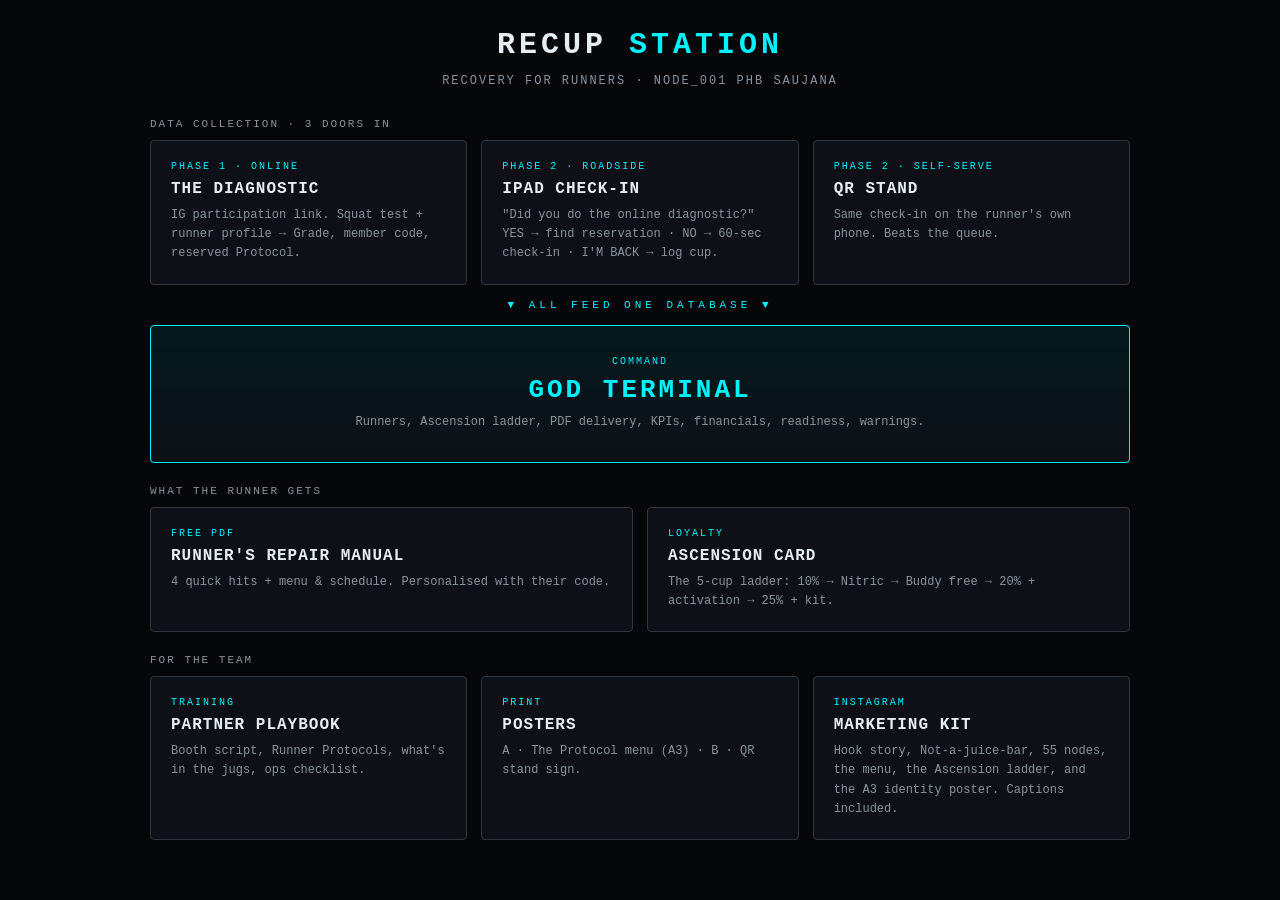
<file: index.html>
<!DOCTYPE html>
<html lang="en">
<head>
<meta charset="UTF-8">
<meta name="viewport" content="width=device-width, initial-scale=1.0">
<title>RECUP STATION // HUB</title>
<link rel="stylesheet" href="assets/recup.css">
<style>
  body { min-height: 100vh; padding: 28px 16px; text-transform: uppercase; }
  .hub { width: 100%; max-width: 980px; margin: 0 auto; }
  .head { text-align: center; margin-bottom: 30px; }
  .head h1 { font-size: 30px; letter-spacing: 4px; margin: 0; }
  .head p { color: var(--muted); font-size: 12px; letter-spacing: 2px; }
  .grid { display: grid; grid-template-columns: repeat(3, 1fr); gap: 14px; margin-bottom: 14px; }
  .grid.two { grid-template-columns: 1fr 1fr; }
  @media (max-width: 760px) { .grid, .grid.two { grid-template-columns: 1fr; } }
  .tile { display: block; text-decoration: none; color: var(--text); background: var(--panel); border: 1px solid var(--border); padding: 20px; border-radius: 4px; transition: .2s; }
  .tile:hover { border-color: var(--accent); transform: translateY(-2px); }
  .tile .k { font-size: 10px; color: var(--accent); letter-spacing: 2px; }
  .tile h2 { margin: 8px 0; font-size: 16px; letter-spacing: 1px; }
  .tile p { margin: 0; color: var(--muted); font-size: 12px; text-transform: none; line-height: 1.6; }
  .god { border-color: var(--accent); background: linear-gradient(180deg, rgba(0,242,255,.08), var(--panel)); text-align: center; padding: 30px; margin-bottom: 14px; }
  .god h2 { font-size: 26px; color: var(--accent); letter-spacing: 3px; }
  .arrow { text-align: center; color: var(--accent); letter-spacing: 4px; font-size: 11px; margin: 4px 0 14px; }
  .sec { font-size: 11px; letter-spacing: 2px; color: var(--muted); margin: 22px 0 10px; }
</style>
</head>
<body>
<div class="hub">
  <div class="head"><h1>RECUP <span class="accent">STATION</span></h1><p>RECOVERY FOR RUNNERS · NODE_001 PHB SAUJANA</p></div>

  <div class="sec">DATA COLLECTION · 3 DOORS IN</div>
  <div class="grid">
    <a class="tile" href="intake-ig.html"><div class="k">PHASE 1 · ONLINE</div><h2>THE DIAGNOSTIC</h2><p>IG participation link. Squat test + runner profile → Grade, member code, reserved Protocol.</p></a>
    <a class="tile" href="intake-ipad.html"><div class="k">PHASE 2 · ROADSIDE</div><h2>iPAD CHECK-IN</h2><p>"Did you do the online diagnostic?" YES → find reservation · NO → 60-sec check-in · I'M BACK → log cup.</p></a>
    <a class="tile" href="intake-ipad.html?src=qr"><div class="k">PHASE 2 · SELF-SERVE</div><h2>QR STAND</h2><p>Same check-in on the runner's own phone. Beats the queue.</p></a>
  </div>
  <div class="arrow">▼ ALL FEED ONE DATABASE ▼</div>
  <a class="tile god" href="terminal.html"><div class="k">COMMAND</div><h2>GOD TERMINAL</h2><p>Runners, Ascension ladder, PDF delivery, KPIs, financials, readiness, warnings.</p></a>

  <div class="sec">WHAT THE RUNNER GETS</div>
  <div class="grid two">
    <a class="tile" href="repair-manual.html"><div class="k">FREE PDF</div><h2>RUNNER'S REPAIR MANUAL</h2><p>4 quick hits + menu & schedule. Personalised with their code.</p></a>
    <a class="tile" href="member.html"><div class="k">LOYALTY</div><h2>ASCENSION CARD</h2><p>The 5-cup ladder: 10% → Nitric → Buddy free → 20% + activation → 25% + kit.</p></a>
  </div>

  <div class="sec">FOR THE TEAM</div>
  <div class="grid">
    <a class="tile" href="playbook.html"><div class="k">TRAINING</div><h2>PARTNER PLAYBOOK</h2><p>Booth script, Runner Protocols, what's in the jugs, ops checklist.</p></a>
    <a class="tile" href="poster.html"><div class="k">PRINT</div><h2>POSTERS</h2><p>A · The Protocol menu (A3) · B · QR stand sign.</p></a>
    <a class="tile" href="marketing.html"><div class="k">INSTAGRAM</div><h2>MARKETING KIT</h2><p>Hook story, Not-a-juice-bar, 55 nodes, the menu, the Ascension ladder, and the A3 identity poster. Captions included.</p></a>
  </div>
</div>
</body>
</html>
</file>
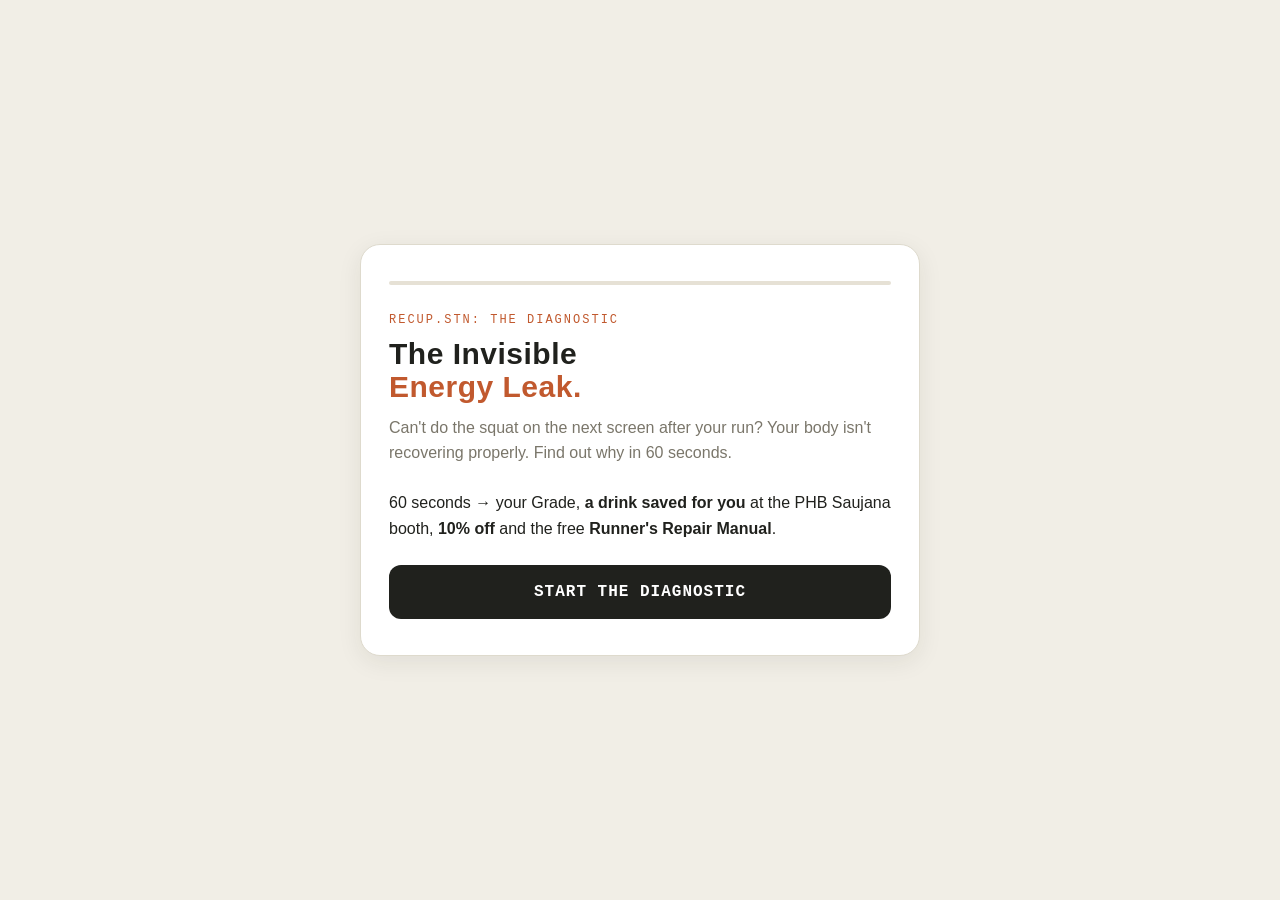
<file: intake-ig.html>
<!DOCTYPE html>
<html lang="en">
<head>
<meta charset="UTF-8">
<meta name="viewport" content="width=device-width, initial-scale=1.0">
<title>RECUP.STN: The Diagnostic</title>
<meta name="description" content="The Invisible Energy Leak. 60-second runner diagnostic. Reserve your Protocol at PHB Saujana.">
<meta property="og:title" content="RECUP.STN: The Diagnostic">
<meta property="og:description" content="Can't do this squat after your run? Your body isn't recovering properly. Find out why in 60 seconds.">
<link rel="stylesheet" href="assets/recup.css">
<link rel="stylesheet" href="assets/brand.css">
<style>
  .grid2 { display: grid; grid-template-columns: 1fr 1fr; gap: 10px; }
  .grid2 .opt { margin: 0; }
  @media (max-width: 420px) { .grid2 { grid-template-columns: 1fr; } }
  .privacy { font-size: 13px; color: var(--muted); background: var(--panel-2); border-radius: 10px; padding: 12px 14px; margin-bottom: 14px; line-height: 1.5; }
  .code { font: 800 40px/1 var(--mono); letter-spacing: 4px; color: var(--accent); text-align: center; margin: 6px 0; }
  .links a { display: block; text-align: center; text-decoration: none; margin-top: 10px; }
  .btn.ghost { background: transparent; color: var(--text); border: 1px solid var(--line-2); }
  .btn.wa { background: #25d366; }
  .demo { background: var(--panel-2); border: 1px solid var(--border); border-radius: 14px; padding: 12px 12px 6px; margin: 0 0 16px; }
  .demo img { display: block; width: 100%; height: auto; }
  .demo figcaption { font-size: 13px; color: var(--muted); line-height: 1.5; padding: 8px 4px 6px; }
  .demo figcaption b { color: var(--text); }
  .btn.story { background: var(--accent); color: var(--on-accent); }
  .areas h4 { font: 600 11px var(--mono); letter-spacing: 1.5px; text-transform: uppercase; color: var(--accent); margin: 14px 0 6px; }
  .areas h4:first-child { margin-top: 0; }
  .areas .grid2 { gap: 8px; }
  .areas .opt { padding: 12px 14px; font-size: 15px; margin: 0; }
  .multi .opt.on { border-color: var(--accent); background: rgba(var(--accent-rgb), .08); }
  .multi .opt.on::after { content: ' ✓'; color: var(--accent); font-weight: 700; }
  .hintline { font-size: 13px; color: var(--muted); margin: -10px 0 12px; }
</style>
</head>
<body>
<!-- PHASE 1 · THE AWARENESS — participation link for @recup.stn (source = DIAGNOSTIC_ONLINE)
     Same core fields as the roadside iPad (name, contact, region, frequency, pain)
     + the diagnostic (squat test, runner personality, fuel) → reserves a Protocol. -->
<main class="intake">
  <div class="card">
    <div class="progress"><div id="bar"></div></div>

    <section class="step active" data-step="0">
      <div class="phase">RECUP.STN: THE DIAGNOSTIC</div>
      <h1>The Invisible<br><span class="accent">Energy Leak.</span></h1>
      <p>Can't do the squat on the next screen after your run? Your body isn't recovering properly. Find out why in 60 seconds.</p>
      <p style="color:var(--text)">60 seconds → your Grade, <b>a drink saved for you</b> at the PHB Saujana booth, <b>10% off</b> and the free <b>Runner's Repair Manual</b>.</p>
      <button class="btn" onclick="go(1)">START THE DIAGNOSTIC</button>
    </section>

    <section class="step" data-step="1">
      <div class="phase">01 / 07 · THE SQUAT TEST</div>
      <h3>Can you do a Patterson Squat (single-leg, heel-touch) without your knee caving in?</h3>
      <figure class="demo">
        <img src="assets/squat-demo.svg" alt="Animated demo: stand on one leg on a step, bend that knee until your other heel taps the floor, knee stays over your toes, then stand back up.">
        <figcaption><b>Try it now:</b> stand on one leg on a step or kerb. Slowly bend until your other heel taps the floor, then stand up. Watch your knee.</figcaption>
      </figure>
      <button class="opt" onclick="pick('squat','Yes',2)"><strong>Solid</strong><small>Full control. Knee stays over my toes.</small></button>
      <button class="opt" onclick="pick('squat','Struggle',2)"><strong>Shaky</strong><small>I feel the wobble.</small></button>
      <button class="opt" onclick="pick('squat','No',2)"><strong>Collapse</strong><small>Can't hold form. Ankles/knees feel tight.</small></button>
    </section>

    <section class="step" data-step="2">
      <div class="phase">02 / 07 · RUNNER PERSONALITY</div>
      <h3>What does your running say about you?</h3>
      <button class="opt" onclick="pick('archetype','The Sprinter',3)"><strong>The Sprinter</strong><small>I want speed now. Often "cooked" after 5km.</small></button>
      <button class="opt" onclick="pick('archetype','The Tank',3)"><strong>The Tank</strong><small>I go far, but I get stiff.</small></button>
      <button class="opt" onclick="pick('archetype','The Office Body',3)"><strong>The Office Body</strong><small>I run to escape the desk.</small></button>
      <button class="opt" onclick="pick('archetype','None',3)"><strong>None of these</strong><small>Skip, I'm still figuring it out.</small></button>
      <button class="back" onclick="go(1)">← BACK</button>
    </section>

    <section class="step" data-step="3">
      <div class="phase">03 / 07 · WHAT HURTS</div>
      <h3>What hurts most after a run?</h3>
      <p class="hintline">Pick all that apply.</p>
      <div class="grid2 multi" id="painOpts"></div>
      <div class="err" id="painErr"></div>
      <button class="btn" onclick="painNext()">NEXT</button>
      <button class="back" onclick="go(2)">← BACK</button>
    </section>

    <section class="step" data-step="4">
      <div class="phase">04 / 07 · FREQUENCY</div>
      <h3>How often do you run?</h3>
      <div class="grid2" id="freqOpts"></div>
      <button class="back" onclick="go(3)">← BACK</button>
    </section>

    <section class="step" data-step="5">
      <div class="phase">05 / 07 · REGION</div>
      <h3>Where do you usually run from?</h3>
      <div class="areas" id="regionOpts"></div>
      <button class="back" onclick="go(4)">← BACK</button>
    </section>

    <section class="step" data-step="6">
      <div class="phase">06 / 07 · CURRENT FUEL</div>
      <h3>What do you drink after a run right now?</h3>
      <button class="opt" onclick="pick('fuel','Water',7)">Mineral water</button>
      <button class="opt" onclick="pick('fuel','Matcha / Coffee',7)">Matcha / coffee</button>
      <button class="opt" onclick="pick('fuel','Isotonic / sports drink',7)">Isotonic / sports drink</button>
      <button class="opt" onclick="pick('fuel','Nothing',7)">Nothing, honestly</button>
      <button class="back" onclick="go(5)">← BACK</button>
    </section>

    <section class="step" data-step="7">
      <div class="phase">07 / 07 · SAVE YOUR DRINK</div>
      <h3>Your name + where to send your Repair Manual</h3>
      <input class="field" id="name" placeholder="First name is fine" autocomplete="given-name">
      <div class="privacy">🔒 Never sold. Only used to choose your drink and send your guide and cup rewards.</div>
      <label class="agree"><input type="checkbox" id="agree"><span>I agree that RECUP.STN keeps my answers to choose my drink and send my guide. This is not a medical test. I can ask for my details to be deleted at any time on WhatsApp.</span></label>
      <label class="agree" id="shareRow" style="display:none"><input type="checkbox" id="share"><span id="shareText">Also share my results with the studio hosting today.</span></label>
      <div class="grid2">
        <button class="opt" onclick="setContact('WHATSAPP')"><strong>WhatsApp</strong><small>Your number</small></button>
        <button class="opt" onclick="setContact('INSTAGRAM')"><strong>Instagram DM</strong><small>Just your @handle</small></button>
      </div>
      <input class="field" id="contact" style="display:none;margin-top:14px">
      <div class="err" id="err"></div>
      <button class="btn" id="submitBtn" onclick="finish()">SAVE MY DRINK</button>
      <button class="back" onclick="go(6)">← BACK</button>
    </section>

    <section class="step" data-step="8" style="text-align:center">
      <div class="phase">DONE · YOUR DRINK IS SAVED</div>
      <div class="grade-big" id="rGrade">B</div>
      <div style="font-family:var(--mono);letter-spacing:2px" id="rLabel"></div>
      <div class="result-box" id="rBox" style="text-align:left"></div>
      <div style="font:11px var(--mono);color:var(--muted);letter-spacing:1px">YOUR MEMBER CODE · SCREENSHOT THIS</div>
      <div class="code" id="rCode"></div>
      <p>At the booth, say <b style="color:var(--text)">"I did the diagnostic"</b> and show this code. Your drink is waiting + <b style="color:var(--text)">10% off</b>.</p>
      <div class="links" id="links"></div>
    </section>
  </div>
</main>

<script src="assets/recup-core.js"></script>
<script>
  const C = RECUP_CONFIG; const $ = id => document.getElementById(id);
  const answers = {}; const TOTAL = 8;
  const qs = new URLSearchParams(location.search);
  const campaign = qs.get('utm_content') || qs.get('c') || '';
  const HOST = RECUP.hostFromUrl();
  RECUP.showShareRow(HOST);

  function go(n) { document.querySelectorAll('.step').forEach(s => s.classList.toggle('active', +s.dataset.step === n)); $('bar').style.width = (n / TOTAL * 100) + '%'; window.scrollTo(0, 0); }
  function pick(k, v, next) { answers[k] = v; go(next); }
  function opts(el, list, key, next) { $(el).innerHTML = list.filter(v => v !== 'Other').map(v => `<button class="opt" onclick="pick('${key}','${v.replace(/'/g, "\\'")}',${next})">${v}</button>`).join(''); }
  painMulti('painOpts'); opts('freqOpts', C.FREQUENCY, 'frequency', 5); areaOpts('regionOpts', 'pickRegion');
  // Pain: multi-select. "Nothing" clears the others and vice versa.
  const NOTHING = C.PAINS.find(p => /^nothing/i.test(p));
  let pains = [];
  function painMulti(el) {
    $(el).innerHTML = C.PAINS.filter(v => v !== 'Other').map(v => `<button class="opt" data-v="${v}" onclick="togglePain(this)">${v}</button>`).join('');
  }
  function togglePain(b) {
    const v = b.dataset.v;
    if (v === NOTHING) pains = pains.includes(v) ? [] : [v];
    else pains = pains.includes(v) ? pains.filter(x => x !== v) : pains.filter(x => x !== NOTHING).concat(v);
    document.querySelectorAll('#painOpts .opt').forEach(x => x.classList.toggle('on', pains.includes(x.dataset.v)));
    $('painErr').textContent = '';
  }
  function painNext() { if (!pains.length) return $('painErr').textContent = 'Pick at least one (or "Nothing").'; pick('pain', pains.join(', '), 4); }
  function pickRegion(v) { pick('region', v, 6); }
  // Areas grouped by zone (RECUP_CONFIG.AREAS) + Other
  function areaOpts(el, onPick) {
    const btn = v => `<button class="opt" onclick="${onPick}('${v.replace(/'/g, "\\'")}')">${v}</button>`;
    $(el).innerHTML = C.AREAS.map(([zone, list]) => `<h4>${zone}</h4><div class="grid2">${list.map(btn).join('')}</div>`).join('') +
      `<h4>Somewhere else</h4><div class="grid2">${btn('Other')}</div>`;
  }


  function setContact(m) {
    answers.contactMethod = m;
    document.querySelectorAll('[data-step="7"] .grid2 .opt').forEach(b => { const on = b.textContent.toUpperCase().includes({ WHATSAPP: 'WHATSAPP', INSTAGRAM: 'INSTAGRAM' }[m]); b.style.borderColor = on ? 'var(--accent)' : ''; b.style.background = on ? 'rgba(var(--accent-rgb),.08)' : ''; });
    const f = $('contact');
    const ph = { WHATSAPP: ['WhatsApp number (e.g. 012xxxxxxx)', 'tel'], INSTAGRAM: ['@yourhandle', 'text'] }[m];
    f.placeholder = ph[0]; f.type = ph[1]; f.style.display = 'block'; f.focus();
  }

  async function finish() {
    const name = $('name').value.trim(); const m = answers.contactMethod; const v = $('contact').value.trim();
    if (!name) return $('err').textContent = 'Add your first name.';
    if (!m) return $('err').textContent = 'Choose WhatsApp or Instagram for your Repair Manual.';
    const bad = (m === 'WHATSAPP' && !/^\d{9,12}$/.test(v.replace(/\D/g, ''))) || (m === 'INSTAGRAM' && v.replace('@', '').length < 2);
    if (bad) return $('err').textContent = m === 'WHATSAPP' ? 'Please check your WhatsApp number.' : 'Please check your @handle.';
    if (!$('agree').checked) return $('err').textContent = 'Tick the first box to save your drink.';
    $('err').textContent = ''; $('submitBtn').disabled = true;
    const lead = await RECUP.submitLead({ source: 'DIAGNOSTIC_ONLINE', name, contact: v, campaign, ...answers, ...RECUP.consentFields(HOST) });
    const p = C.PROTOCOLS[lead.protocol];
    $('rGrade').textContent = lead.grade; $('rLabel').textContent = lead.gradeLabel; $('rCode').textContent = lead.code;
    $('rBox').innerHTML = `<b>Runner:</b> ${name.replace(/[<>&]/g, '')}${lead.archetype && lead.archetype !== 'NONE' ? ' · ' + lead.archetype : ''}<br><b>What hurts:</b> ${answers.pain}<br><b>Saved for you:</b> <span class="accent">${p.name}</span> — ${p.tag}`;
    let links = `<a class="btn story" href="${storyLink(lead)}">SHARE MY GRADE TO MY STORY</a><a class="btn" href="${RECUP.manualUrl(lead)}">OPEN MY REPAIR MANUAL</a><a class="btn ghost" href="${RECUP.memberUrl(lead)}">MY ASCENSION CARD</a>`;
    if (C.BUSINESS_WA) links += `<a class="btn wa" href="${RECUP.selfWaLink(lead)}">SAVE IT TO MY WHATSAPP</a>`;
    $('links').innerHTML = links;
    go(8);
  }
  // grade/archetype/protocol ride along so the Story builder works even before the database has synced
  function storyLink(l) { return RECUP.storyUrl(l) + `&g=${l.grade}&a=${encodeURIComponent(l.archetype)}&p=${l.protocol}`; }
  RECUP.flushQueue();
</script>
</body>
</html>
</file>
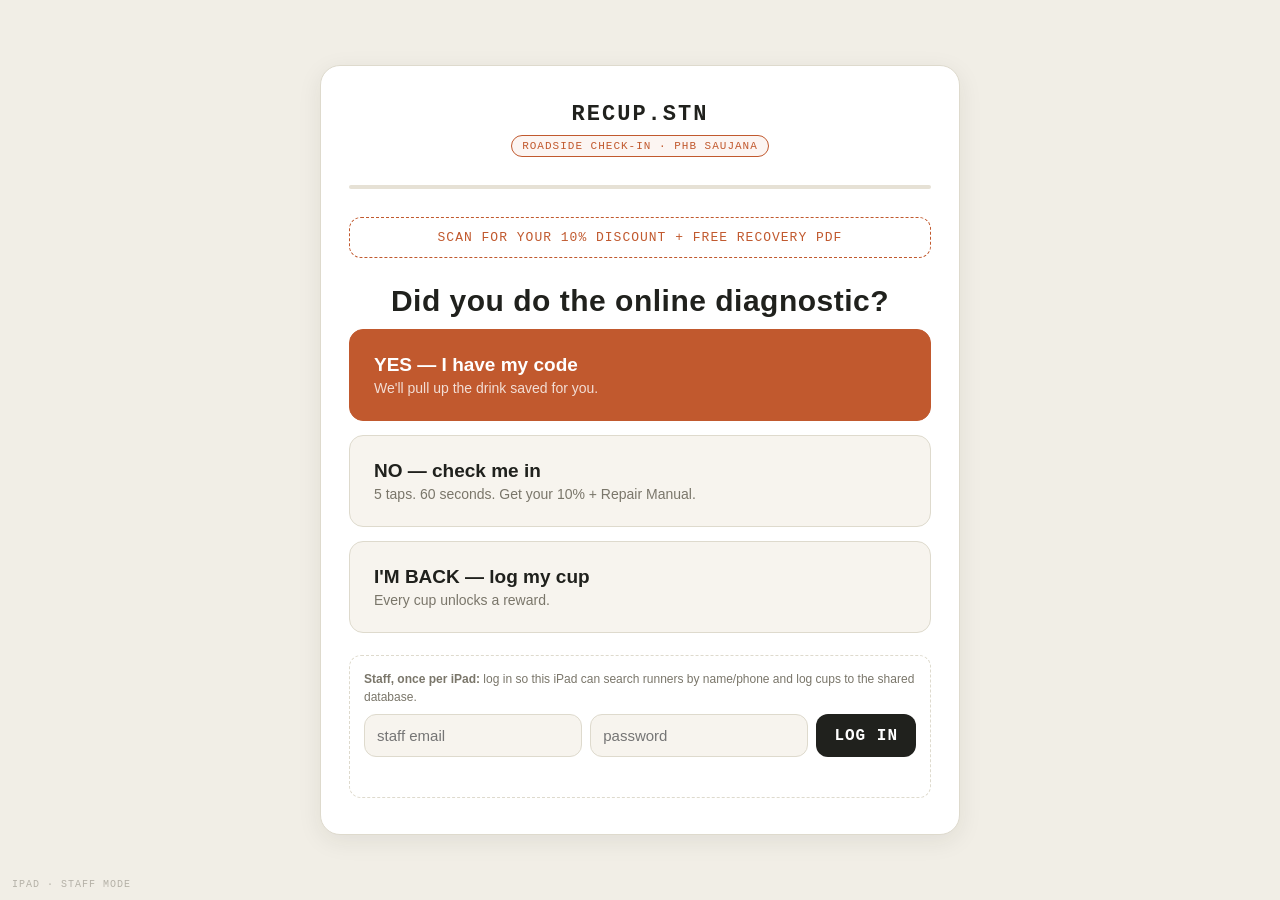
<file: intake-ipad.html>
<!DOCTYPE html>
<html lang="en">
<head>
<meta charset="UTF-8">
<meta name="viewport" content="width=device-width, initial-scale=1.0, maximum-scale=1.0, user-scalable=no">
<meta name="apple-mobile-web-app-capable" content="yes">
<meta name="apple-mobile-web-app-status-bar-style" content="black-translucent">
<title>RECUP.STN · Roadside Check-In</title>
<link rel="stylesheet" href="assets/recup.css">
<link rel="stylesheet" href="assets/brand.css">
<style>
  .intake .card { max-width: 640px; }
  .opt { padding: 20px 22px; font-size: 18px; }
  .grid2 { display: grid; grid-template-columns: 1fr 1fr; gap: 12px; }
  .grid2 .opt { margin: 0; }
  @media (max-width: 520px) { .grid2 { grid-template-columns: 1fr; } }
  .hook { text-align: center; font-family: var(--mono); font-size: 13px; letter-spacing: 1px; color: var(--accent); border: 1px dashed var(--accent); border-radius: 12px; padding: 12px; margin-bottom: 26px; }
  .big-q { font-size: 26px; text-align: center; margin: 0 0 20px; }
  .path { display: block; width: 100%; padding: 24px; border-radius: 14px; margin-bottom: 14px; font: 700 19px var(--sans); cursor: pointer; text-align: left; border: 1px solid var(--line-2); background: var(--panel-2); color: var(--text); }
  .path small { display: block; font: 400 14px var(--sans); color: var(--muted); margin-top: 4px; }
  .path.primary { background: var(--accent); color: var(--on-accent); border-color: var(--accent); }
  .path.primary small { color: var(--on-accent); opacity: .8; }
  .code { font: 800 44px/1 var(--mono); letter-spacing: 4px; color: var(--accent); text-align: center; margin: 8px 0; }
  .qrs { display: flex; gap: 18px; justify-content: center; flex-wrap: wrap; margin: 18px 0; }
  .qr { text-align: center; font: 11px var(--mono); color: var(--muted); letter-spacing: 1px; }
  .qr img { display: block; background: #fff; padding: 8px; border-radius: 8px; width: 150px; height: 150px; margin: 0 auto 6px; image-rendering: pixelated; }
  .privacy { font-size: 13px; color: var(--muted); background: var(--panel-2); border-radius: 10px; padding: 12px 14px; margin-bottom: 16px; line-height: 1.5; }
  .ladder { display: flex; gap: 6px; margin: 14px 0; }
  .ladder div { flex: 1; height: 10px; border-radius: 5px; background: var(--track); }
  .ladder div.on { background: var(--accent); }
  .result { display: flex; justify-content: space-between; align-items: center; gap: 10px; background: var(--panel-2); border: 1px solid var(--line-2); border-radius: 12px; padding: 16px; margin-bottom: 10px; cursor: pointer; }
  .result:hover { border-color: var(--accent); }
  .tag { font: 700 11px var(--mono); padding: 3px 8px; border-radius: 4px; background: rgba(var(--accent-rgb),.15); color: var(--accent); }
  .staffbar { display: flex; gap: 10px; }
  .staffbar .btn { flex: 1; }
  .btn.ghost { background: transparent; color: var(--text); border: 1px solid var(--line-2); }
  .btn.wa { background: #25d366; }
  .reward { background: linear-gradient(135deg, rgba(var(--accent-rgb),.15), transparent); border: 1px solid var(--accent); border-radius: 14px; padding: 18px; margin: 14px 0; }
  .reward b { font: 800 20px var(--sans); display: block; margin-top: 4px; }
  .price { font: 700 16px var(--mono); margin-top: 8px; }
  .price s { color: var(--muted); }
  .staff { position: fixed; top: 0; right: 0; width: 60px; height: 60px; z-index: 5; }
  .claimq { display: none; margin-bottom: 18px; padding: 14px; border: 2px solid var(--accent); border-radius: 14px; background: rgba(var(--accent-rgb), .05); }
  .claimq .phase { margin-bottom: 8px; }
  .cq { display: grid; grid-template-columns: 1fr auto; gap: 10px; align-items: center; padding: 10px 0; border-top: 1px solid var(--border); }
  .cq:first-of-type { border-top: none; }
  .cq b { font-size: 18px; } .cq small { display: block; color: var(--muted); font-size: 13px; margin-top: 2px; }
  .cq select { margin-top: 6px; width: 100%; padding: 8px; border-radius: 8px; border: 1px solid var(--border); background: var(--panel); color: var(--text); font: 14px var(--sans); }
  .cq .btn { width: auto; margin: 0; padding: 14px 16px; font-size: 14px; }
  .cq .x { background: none; border: none; color: var(--muted); font-size: 13px; text-decoration: underline; display: block; margin: 4px auto 0; cursor: pointer; }
  .stafflogin { margin-top: 22px; padding: 14px; border: 1px dashed var(--border); border-radius: 12px; }
  .stafflogin .row { display: flex; gap: 8px; flex-wrap: wrap; }
  .stafflogin .field { margin: 0; flex: 1; min-width: 160px; font-size: 15px; padding: 12px; }
  .stafflogin .btn { width: auto; margin: 0; padding: 12px 18px; }
  .mode { position: fixed; bottom: 10px; left: 12px; font: 10px var(--mono); color: var(--muted); opacity: .5; letter-spacing: 1px; }
  .areas h4 { font: 600 11px var(--mono); letter-spacing: 1.5px; text-transform: uppercase; color: var(--accent); margin: 14px 0 6px; }
  .areas h4:first-child { margin-top: 0; }
  .areas .grid2 { gap: 8px; }
  .areas .opt { padding: 12px 14px; font-size: 15px; margin: 0; }
  .multi .opt.on { border-color: var(--accent); background: rgba(var(--accent-rgb), .08); }
  .multi .opt.on::after { content: ' ✓'; color: var(--accent); font-weight: 700; }
  .hintline { font-size: 13px; color: var(--muted); margin: -10px 0 12px; }
</style>
</head>
<body>
<div class="staff" id="staffCorner"></div>
<div class="mode" id="modeTag"></div>
<main class="intake">
<div class="card">
  <div class="brand"><div class="logo">RECUP.STN</div><div class="badge">ROADSIDE CHECK-IN · PHB SAUJANA</div></div>
  <div class="progress"><div id="bar"></div></div>

  <!-- HOME: the partner's first question -->
  <section class="step active" id="s-home">
    <div class="claimq" id="claimQ"></div>
    <div class="hook">SCAN FOR YOUR 10% DISCOUNT + FREE RECOVERY PDF</div>
    <h1 class="big-q">Did you do the online diagnostic?</h1>
    <button class="path primary" onclick="goLookup('reserved')">YES — I have my code<small>We'll pull up the drink saved for you.</small></button>
    <button class="path" onclick="startCheckin()">NO — check me in<small>5 taps. 60 seconds. Get your 10% + Repair Manual.</small></button>
    <button class="path" onclick="goLookup('return')">I'M BACK — log my cup<small>Every cup unlocks a reward.</small></button>
    <form class="stafflogin" id="staffLogin" style="display:none" onsubmit="staffLoginSubmit(event)">
      <div class="consent" style="margin-top:0"><b>Staff, once per iPad:</b> log in so this iPad can search runners by name/phone and log cups to the shared database.</div>
      <div class="row"><input class="field" id="sEmail" type="email" placeholder="staff email" autocomplete="username"><input class="field" id="sPass" type="password" placeholder="password" autocomplete="current-password"><button class="btn">LOG IN</button></div>
      <div class="err" id="sErr"></div>
    </form>
  </section>

  <!-- LOOKUP -->
  <section class="step" id="s-lookup">
    <div class="phase" id="lookupPhase">FIND YOUR DRINK</div>
    <h3>Enter your member code, WhatsApp number, @handle or name</h3>
    <input class="field" id="q" placeholder="e.g. RS-7Q4K · 012xxxxxxx · @aina · Aina" autocomplete="off" autocapitalize="characters" onkeydown="if(event.key==='Enter')doLookup()">
    <button class="btn" onclick="doLookup()">SEARCH</button>
    <div id="results" style="margin-top:16px"></div>
    <button class="back" onclick="home()">← BACK</button>
  </section>

  <!-- CHECK-IN (5 taps) -->
  <section class="step" id="s-c1">
    <div class="phase">01 / 05 · WHO ARE YOU</div>
    <h3>What's your name?</h3>
    <input class="field" id="name" placeholder="First name is fine" autocomplete="off">
    <div class="err" id="e1"></div>
    <button class="btn" onclick="c1()">NEXT</button>
    <button class="back" onclick="home()">← BACK</button>
  </section>

  <section class="step" id="s-c2">
    <div class="phase">02 / 05 · REGION</div>
    <h3>Where do you usually run from?</h3>
    <div class="areas" id="regionOpts"></div>
    <button class="back" onclick="show('s-c1',1)">← BACK</button>
  </section>

  <section class="step" id="s-c3">
    <div class="phase">03 / 05 · FREQUENCY</div>
    <h3>How often do you run?</h3>
    <div class="grid2" id="freqOpts"></div>
    <button class="back" onclick="show('s-c2',2)">← BACK</button>
  </section>

  <section class="step" id="s-c4">
    <div class="phase">04 / 05 · WHAT HURTS</div>
    <h3>What hurts most after a run?</h3>
    <p class="hintline">Pick all that apply.</p>
    <div class="grid2 multi" id="painOpts"></div>
    <input class="field" id="painOther" placeholder="Tell us (optional)" style="display:none;margin-top:12px">
    <div class="err" id="painErr"></div>
    <button class="btn" id="painOtherBtn" onclick="painNext()">NEXT</button>
    <button class="back" onclick="show('s-c3',3)">← BACK</button>
  </section>

  <section class="step" id="s-c5">
    <div class="phase">05 / 05 · YOUR FREE REPAIR MANUAL</div>
    <h3>Where should we send your Recovery PDF?</h3>
    <div class="privacy">🔒 Your choice. Never sold. Only used to choose your drink and send your guide and cup rewards. Rather not share contact details? Pick <b>"Just show me the QR"</b> — you still get the 10% and the PDF.</div>
    <label class="agree"><input type="checkbox" id="agree"><span>I agree that RECUP.STN keeps my answers to choose my drink and send my guide. This is not a medical test. I can ask for my details to be deleted at any time on WhatsApp.</span></label>
      <label class="agree" id="shareRow" style="display:none"><input type="checkbox" id="share"><span id="shareText">Also share my results with the studio hosting today.</span></label>
    <div class="err" id="eAgree"></div>
    <div class="grid2">
      <button class="opt" onclick="setContact('WHATSAPP')"><strong>WhatsApp</strong><small>Fastest — sent right away</small></button>
      <button class="opt" onclick="setContact('INSTAGRAM')"><strong>Instagram DM</strong><small>Just your @handle</small></button>
      <button class="opt" onclick="setContact('NONE')"><strong>Just show me the QR</strong><small>No contact details needed</small></button>
    </div>
    <div id="contactBox" style="display:none;margin-top:16px">
      <input class="field" id="contact" autocomplete="off">
      <div class="err" id="e5"></div>
      <button class="btn" id="submitBtn" onclick="submitCheckin()">GET MY 10% + PDF</button>
    </div>
    <button class="back" onclick="show('s-c4',4)">← BACK</button>
  </section>

  <!-- RUNNER CARD (after check-in / found reservation / returning) -->
  <section class="step" id="s-card">
    <div class="phase" id="cardPhase">YOU'RE IN</div>
    <h1 id="cardHello" style="text-align:center">Welcome.</h1>
    <div class="code" id="cardCode">RS-····</div>
    <div style="text-align:center;font:12px var(--mono);color:var(--muted);letter-spacing:1px">YOUR MEMBER CODE · SCREENSHOT IT</div>
    <div class="result-box" id="cardBox"></div>
    <div class="ladder" id="cardLadder"></div>
    <div class="qrs" id="cardQRs"></div>
    <div class="staffbar" id="cardStaff"></div>
    <button class="back" onclick="home()">← DONE · NEXT RUNNER</button>
  </section>

  <!-- POUR A CUP (staff) -->
  <section class="step" id="s-pour">
    <div class="phase" id="pourPhase">CUP</div>
    <h3 id="pourTitle">Pour</h3>
    <div class="reward" id="pourReward"></div>
    <div class="phase" style="margin-top:14px">WHICH DRINK?</div>
    <div class="grid2" id="productOpts"></div>
    <div id="askBox" style="margin-top:16px"></div>
    <div class="err" id="ePour"></div>
    <button class="btn" onclick="confirmPour()">CONFIRM CUP</button>
    <button class="back" onclick="show('s-card')">← BACK</button>
  </section>

  <!-- DONE -->
  <section class="step" id="s-done">
    <h1 style="text-align:center" id="doneTitle">CUP LOGGED</h1>
    <div class="ladder" id="doneLadder"></div>
    <div class="reward" id="doneReward"></div>
    <div class="result-box" id="doneNext"></div>
    <button class="btn" onclick="home()">NEXT RUNNER →</button>
    <div class="kiosk-reset" style="text-align:center;font:12px var(--mono);color:var(--muted);margin-top:12px">Auto-reset in <span id="cd">60</span>s</div>
  </section>
</div>
</main>

<script src="assets/qrcode.js"></script>
<script src="assets/recup-core.js"></script>
<script>
  const C = RECUP_CONFIG;
  const $ = id => document.getElementById(id);
  const esc = s => String(s ?? '').replace(/[&<>"']/g, c => ({'&':'&amp;','<':'&lt;','>':'&gt;','"':'&quot;',"'":'&#39;'}[c]));
  // ?src=qr → runner's own phone at the QR stand (self check-in, no staff buttons)
  const SELF = new URLSearchParams(location.search).get('src') === 'qr';
  const SOURCE = SELF ? 'QR_STAND' : 'ROADSIDE_IPAD';
  const HOST = RECUP.hostFromUrl();
  RECUP.showShareRow(HOST);
  $('modeTag').textContent = SELF ? 'QR STAND · SELF CHECK-IN' : 'IPAD · STAFF MODE';

  let form = {}, current = null, lookupMode = 'reserved', pour = {}, timer;

  function show(id, prog) {
    document.querySelectorAll('.step').forEach(s => s.classList.toggle('active', s.id === id));
    if (prog !== undefined) $('bar').style.width = (prog / 5 * 100) + '%';
    window.scrollTo(0, 0);
  }
  function home() { clearInterval(timer); form = {}; current = null; ['name','contact','q','painOther'].forEach(i => $(i).value = ''); $('results').innerHTML = ''; show('s-home', 0); }

  function opts(el, list, fn) { $(el).innerHTML = list.map(v => `<button class="opt" onclick="${fn}('${v.replace(/'/g, "\\'")}')">${esc(v)}</button>`).join(''); }
  // Areas grouped by zone (RECUP_CONFIG.AREAS) + Other
  function areaOpts(el, onPick) {
    const btn = v => `<button class="opt" onclick="${onPick}('${v.replace(/'/g, "\\'")}')">${v}</button>`;
    $(el).innerHTML = C.AREAS.map(([zone, list]) => `<h4>${zone}</h4><div class="grid2">${list.map(btn).join('')}</div>`).join('') +
      `<h4>Somewhere else</h4><div class="grid2">${btn('Other')}</div>`;
  }
  areaOpts('regionOpts', 'setRegion');
  opts('freqOpts', C.FREQUENCY, 'setFreq');
  const NOTHING = C.PAINS.find(p => /^nothing/i.test(p));
  let pains = [];
  $('painOpts').innerHTML = C.PAINS.map(v => `<button class="opt" data-v="${esc(v)}" onclick="pickPain(this)">${esc(v)}</button>`).join('');

  /* ---------- check-in ---------- */
  function startCheckin() { form = {}; $('agree').checked = false; $('share').checked = false; $('eAgree').textContent = ''; show('s-c1', 1); setTimeout(() => $('name').focus(), 100); }
  function c1() { const n = $('name').value.trim(); if (!n) { $('e1').textContent = 'Just a first name is fine.'; return; } $('e1').textContent = ''; form.name = n; show('s-c2', 2); }
  function setRegion(v) { form.region = v; show('s-c3', 3); }
  function setFreq(v) { form.frequency = v; show('s-c4', 4); }
  function pickPain(b) {
    const v = b.dataset.v;
    if (v === NOTHING) pains = pains.includes(v) ? [] : [v];
    else pains = pains.includes(v) ? pains.filter(x => x !== v) : pains.filter(x => x !== NOTHING).concat(v);
    document.querySelectorAll('#painOpts .opt').forEach(x => x.classList.toggle('on', pains.includes(x.dataset.v)));
    $('painOther').style.display = pains.includes('Other') ? 'block' : 'none';
    $('painErr').textContent = '';
  }
  function painNext() {
    if (!pains.length) return $('painErr').textContent = 'Pick at least one (or "Nothing").';
    const other = $('painOther').value.trim();
    setPain(pains.map(p => p === 'Other' && other ? other : p).join(', '));
  }
  function setPain(v) { form.pain = v; pains = []; document.querySelectorAll('#painOpts .opt').forEach(x => x.classList.remove('on')); $('painOther').style.display = 'none'; show('s-c5', 5); $('contactBox').style.display = 'none'; }
  function agreed() {
    if ($('agree').checked) { $('eAgree').textContent = ''; return true; }
    $('eAgree').textContent = 'Tick the first box to continue.'; return false;
  }
  function setContact(m) {
    if (!agreed()) return;
    form.contactMethod = m;
    if (m === 'NONE') { form.contact = ''; submitCheckin(); return; }
    const ph = { WHATSAPP: ['WhatsApp number (e.g. 012xxxxxxx)', 'tel'], INSTAGRAM: ['@yourhandle', 'text'] }[m];
    $('contact').placeholder = ph[0]; $('contact').type = ph[1]; $('contact').value = '';
    $('contactBox').style.display = 'block'; $('contact').focus();
  }
  async function submitCheckin() {
    if (!agreed()) return;
    if (form.contactMethod !== 'NONE') {
      const v = $('contact').value.trim(); const m = form.contactMethod;
      const bad = (m === 'WHATSAPP' && !/^\d{9,12}$/.test(v.replace(/\D/g, ''))) || (m === 'INSTAGRAM' && v.replace('@', '').length < 2);
      if (bad) { $('e5').textContent = 'Please check that — or choose "Just show me the QR".'; return; }
      form.contact = v;
    }
    $('e5').textContent = '';
    const btn = $('submitBtn'); btn.disabled = true;
    const lead = await RECUP.submitLead({ source: SOURCE, ...form, ...RECUP.consentFields(HOST) });
    btn.disabled = false;
    current = lead; renderCard('new');
  }

  /* ---------- lookup (online diagnostic / returning) ---------- */
  function goLookup(mode) {
    lookupMode = mode;
    $('lookupPhase').textContent = mode === 'reserved' ? 'ONLINE DIAGNOSTIC · FIND YOUR SAVED DRINK' : 'RETURNING RUNNER · LOG YOUR CUP';
    $('results').innerHTML = ''; show('s-lookup', 0); setTimeout(() => $('q').focus(), 100);
  }
  async function doLookup() {
    $('results').innerHTML = '<div class="muted">Searching…</div>';
    const r = await RECUP.findRunner($('q').value);
    window.__found = r;
    if (!r.length) {
      $('results').innerHTML = `<div class="privacy">No match${RECUP.session() ? '' : ' (this iPad can only find exact member codes until staff log in)'}. No problem —<br><br><button class="btn" onclick="startCheckin()">CHECK IN NOW (60 SEC)</button></div>`;
      return;
    }
    $('results').innerHTML = r.map((l, i) => `<div class="result" onclick="pickFound(${i})"><div><b>${esc((l.name || '').split(' ')[0])}</b> <span class="muted">${esc(l.code)}</span><br><small class="muted">${l.cups || 0} cup(s) · ${esc((C.PROTOCOLS[l.protocol] || {}).name || '')}</small></div><span class="tag">SELECT →</span></div>`).join('');
  }
  function pickFound(i) { current = window.__found[i]; renderCard(lookupMode); }

  /* ---------- runner card ---------- */
  function ladderHTML(cups) { return C.LADDER.map(r => `<div class="${cups >= r.cup ? 'on' : ''}" title="${r.name}"></div>`).join(''); }
  function qrImg(text) { try { const q = qrcode(0, 'M'); q.addData(text); q.make(); return q.createImgTag(4, 0); } catch { return ''; } }

  function renderCard(mode) {
    const l = current; const p = C.PROTOCOLS[l.protocol] || C.PROTOCOLS.N02; const cups = +l.cups || 0;
    const first = (l.name || '').split(' ')[0] || 'Runner';
    const next = RECUP.nextTier(cups);
    $('cardPhase').textContent = mode === 'new' ? "YOU'RE IN · 10% OFF YOUR FIRST CUP" : mode === 'reserved' ? 'YOUR SAVED DRINK' : 'WELCOME BACK';
    $('cardHello').textContent = mode === 'return' ? `Welcome back, ${first}.` : `${first}, you're checked in.`;
    $('cardCode').textContent = l.code;
    $('cardBox').innerHTML =
      `${mode === 'reserved' ? 'RESERVED' : 'RECOMMENDED'}: <span class="accent">${p.name}</span> · ${p.tag}${p.price ? ` · RM ${p.price}` : ''}<br>` +
      (l.grade ? `DIAGNOSTIC GRADE: ${l.grade}<br>` : '') +
      `CUPS: ${cups} / ${C.LADDER.length}${next ? ` · NEXT: ${next.name} → ${next.reward}` : ' · MILESTONE REACHED'}`;
    $('cardLadder').innerHTML = ladderHTML(cups);

    // QR: runner scans with their OWN phone → PDF + member card. No number needed.
    let q = `<div class="qr">${qrImg(RECUP.manualUrl(l))}FREE REPAIR MANUAL</div><div class="qr">${qrImg(RECUP.memberUrl(l))}MY ASCENSION CARD</div>`;
    if (l.grade) q += `<div class="qr">${qrImg(RECUP.storyUrl(l))}SHARE TO MY STORY</div>`;
    if (C.BUSINESS_WA) q += `<div class="qr">${qrImg(RECUP.selfWaLink(l))}GET IT ON WHATSAPP</div>`;
    $('cardQRs').innerHTML = q;

    let staff = '';
    if (!SELF) {
      if (l.phone) staff += `<a class="btn wa" style="text-align:center;text-decoration:none" href="${RECUP.waLink(l)}" target="_blank" onclick="RECUP.updateLead('${l.id}',{manualSent:'YES'})">SEND PDF ON WHATSAPP</a>`;
      staff += `<button class="btn" onclick="startPour()">POUR CUP ${cups + 1} →</button>`;
      if (l.grade !== 'A' && !l.chassisOk) staff += `<button class="btn" style="background:transparent;color:var(--text);border:1.5px solid var(--border)" onclick="passChassis()">SQUAT RE-TEST PASSED ✓</button>`;
    } else {
      staff = `<div class="privacy" style="width:100%;text-align:center">Show this code at the Recup table to claim your cup.</div>`;
    }
    $('cardStaff').innerHTML = staff;
    show('s-card', 5);
  }

  async function passChassis() {
    if (!confirm('Passed the squat re-test? (knee over toes, heel tap, no collapse)\nThis ticks MOVEMENT on their S-Rank.')) return;
    await RECUP.updateLead(current.id, { chassisOk: true }); current.chassisOk = true; renderCard(lookupMode);
  }

  /* ---------- pour a cup ---------- */
  function startPour() {
    const l = current; const n = (+l.cups || 0) + 1; const rung = RECUP.tierOf(n);
    pour = { product: l.protocol, answers: {} };
    $('pourPhase').textContent = `CUP ${n} · ${rung.name}`;
    $('pourTitle').textContent = `${(l.name || '').split(' ')[0]} · ${l.code}`;
    $('pourReward').innerHTML = `<span class="muted" style="font:11px var(--mono);letter-spacing:1px">UNLOCKS</span><b>${rung.reward}</b>`;
    renderProducts(n);
    const ask = n <= C.LADDER.length ? rung.ask : null;
    $('askBox').innerHTML = ask ? `<div class="phase">QUICK QUESTION · ${rung.data.toUpperCase()}</div><h3>${ask.q}</h3>` +
      (ask.type === 'text' ? `<input class="field" id="askText" placeholder="Name or @handle">`
        : `<div class="grid2">${ask.options.map(o => `<button class="opt" data-k="${ask.key}" data-v="${esc(o)}" onclick="answer(this)">${esc(o)}</button>`).join('')}</div>`) : '';
    pour.ask = ask;
    show('s-pour');
  }
  function renderProducts(n) {
    $('productOpts').innerHTML = Object.entries(C.PROTOCOLS).map(([k, p]) => {
      const pr = RECUP.priceFor(k, n);
      const price = p.price ? (pr.discount ? `<s>RM ${p.price}</s> RM ${pr.paid.toFixed(2)}` : `RM ${p.price}`) : 'PRICE TBC';
      return `<button class="opt ${k === pour.product ? 'sel' : ''}" style="${k === pour.product ? 'border-color:var(--accent);background:rgba(var(--accent-rgb),.08)' : ''}" onclick="pour.product='${k}';renderProducts(${n})"><strong>${p.name}</strong><small>${p.phase} · ${price}${pr.units > 1 ? ' · ×2 (BUDDY)' : ''}</small></button>`;
    }).join('');
  }
  function answer(el) {
    pour.answers[el.dataset.k] = el.dataset.v === 'Skip' ? '' : el.dataset.v;
    el.parentElement.querySelectorAll('.opt').forEach(b => { b.style.borderColor = ''; b.style.background = ''; });
    el.style.borderColor = 'var(--accent)'; el.style.background = 'rgba(var(--accent-rgb),.08)';
  }
  async function confirmPour() {
    if (pour.ask && pour.ask.type === 'text') { const v = ($('askText') || {}).value; if (v) pour.answers[pour.ask.key] = v.trim(); }
    const r = await RECUP.stampCup(current, { product: pour.product, answers: pour.answers });
    const p = C.PROTOCOLS[pour.product];
    $('doneTitle').textContent = `CUP ${r.cups} LOGGED`;
    $('doneLadder').innerHTML = ladderHTML(r.cups);
    $('doneReward').innerHTML = `<span class="muted" style="font:11px var(--mono);letter-spacing:1px">${r.rung.name} · UNLOCKED</span><b>${r.rung.reward}</b>` +
      `<div class="price">${p.name} · ${p.price ? (r.discount ? `<s>RM ${p.price.toFixed(2)}</s> → ` : '') + `COLLECT RM ${r.paid.toFixed(2)}` : 'PRICE TBC'}${r.units > 1 ? ' · POUR 2 (BUDDY FREE)' : ''}</div>`;
    $('doneNext').innerHTML = r.next ? `NEXT VISIT: <span class="accent">${r.next.name}</span><br>${r.next.reward}` : `MILESTONE HOLDER · 25% OFF EVERY CUP`;
    show('s-done');
    let s = 60; $('cd').textContent = s; clearInterval(timer);
    timer = setInterval(() => { s--; $('cd').textContent = s; if (s <= 0) home(); }, 1000);
  }

  // Staff shortcut: tap top-right corner 5x → God Terminal
  let taps = 0, tapT;
  $('staffCorner').addEventListener('click', () => { taps++; clearTimeout(tapT); tapT = setTimeout(() => taps = 0, 1500); if (taps >= 5) location.href = 'terminal.html'; });
  // Staff mode: one-time login so this iPad can search + log cups
  function showStaffLogin() { $('staffLogin').style.display = !SELF && !RECUP.session() ? 'block' : 'none'; }
  async function staffLoginSubmit(e) {
    e.preventDefault(); $('sErr').textContent = '';
    try { await RECUP.login($('sEmail').value.trim(), $('sPass').value); $('sPass').value = ''; await RECUP.flushQueue(); showStaffLogin(); pollClaims(); }
    catch (err) { $('sErr').textContent = err.message; }
  }
  showStaffLogin();

  /* ---------- staff: cups runners claimed on their own card ---------- */
  let CLAIMS = [];
  async function pollClaims() {
    if (SELF || !RECUP.session()) return;
    CLAIMS = await RECUP.loadClaims();
    const box = $('claimQ'); box.style.display = CLAIMS.length ? 'block' : 'none';
    if (!CLAIMS.length) return;
    box.innerHTML = `<div class="phase">WAITING TO BE POURED · ${CLAIMS.length}</div>` + CLAIMS.map(c => {
      const rung = RECUP.tierOf(c.cup_no);
      const opts = Object.entries(C.PROTOCOLS).map(([k, p]) => { const pr = RECUP.priceFor(k, c.cup_no);
        return `<option value="${k}" ${k === c.product ? 'selected' : ''}>${p.name} · ${p.price ? 'RM ' + pr.paid.toFixed(2) : 'price TBC'}${pr.units > 1 ? ' · pour 2' : ''}</option>`; }).join('');
      return `<div class="cq"><div><b>${esc(c.code)} · CUP ${c.cup_no}</b><small>${rung ? esc(rung.reward) : ''}</small><select id="cq-${c.id}">${opts}</select></div>
        <div><button class="btn" onclick="approveClaim('${c.id}')">✓ POURED + PAID</button><button class="x" onclick="rejectClaim('${c.id}')">remove</button></div></div>`;
    }).join('');
  }
  async function approveClaim(id) {
    const c = CLAIMS.find(x => x.id === id); if (!c) return;
    try { const r = await RECUP.approveClaim(c, $('cq-' + id).value); alert(`Cup ${r.cups} logged for ${(r.lead.name || '').split(' ')[0]}.\nCollect RM ${r.paid.toFixed(2)}${r.units > 1 ? ' · pour 2 (buddy free)' : ''}.\nUnlocked: ${r.rung.reward}`); }
    catch (e) { alert('Could not log the cup: ' + e.message); }
    pollClaims();
  }
  async function rejectClaim(id) { if (!confirm('Remove this claim? No cup is logged.')) return; try { await RECUP.rejectClaim(id); } catch {} pollClaims(); }
  pollClaims(); setInterval(pollClaims, 5000);
  RECUP.flushQueue();
</script>
</body>
</html>
</file>
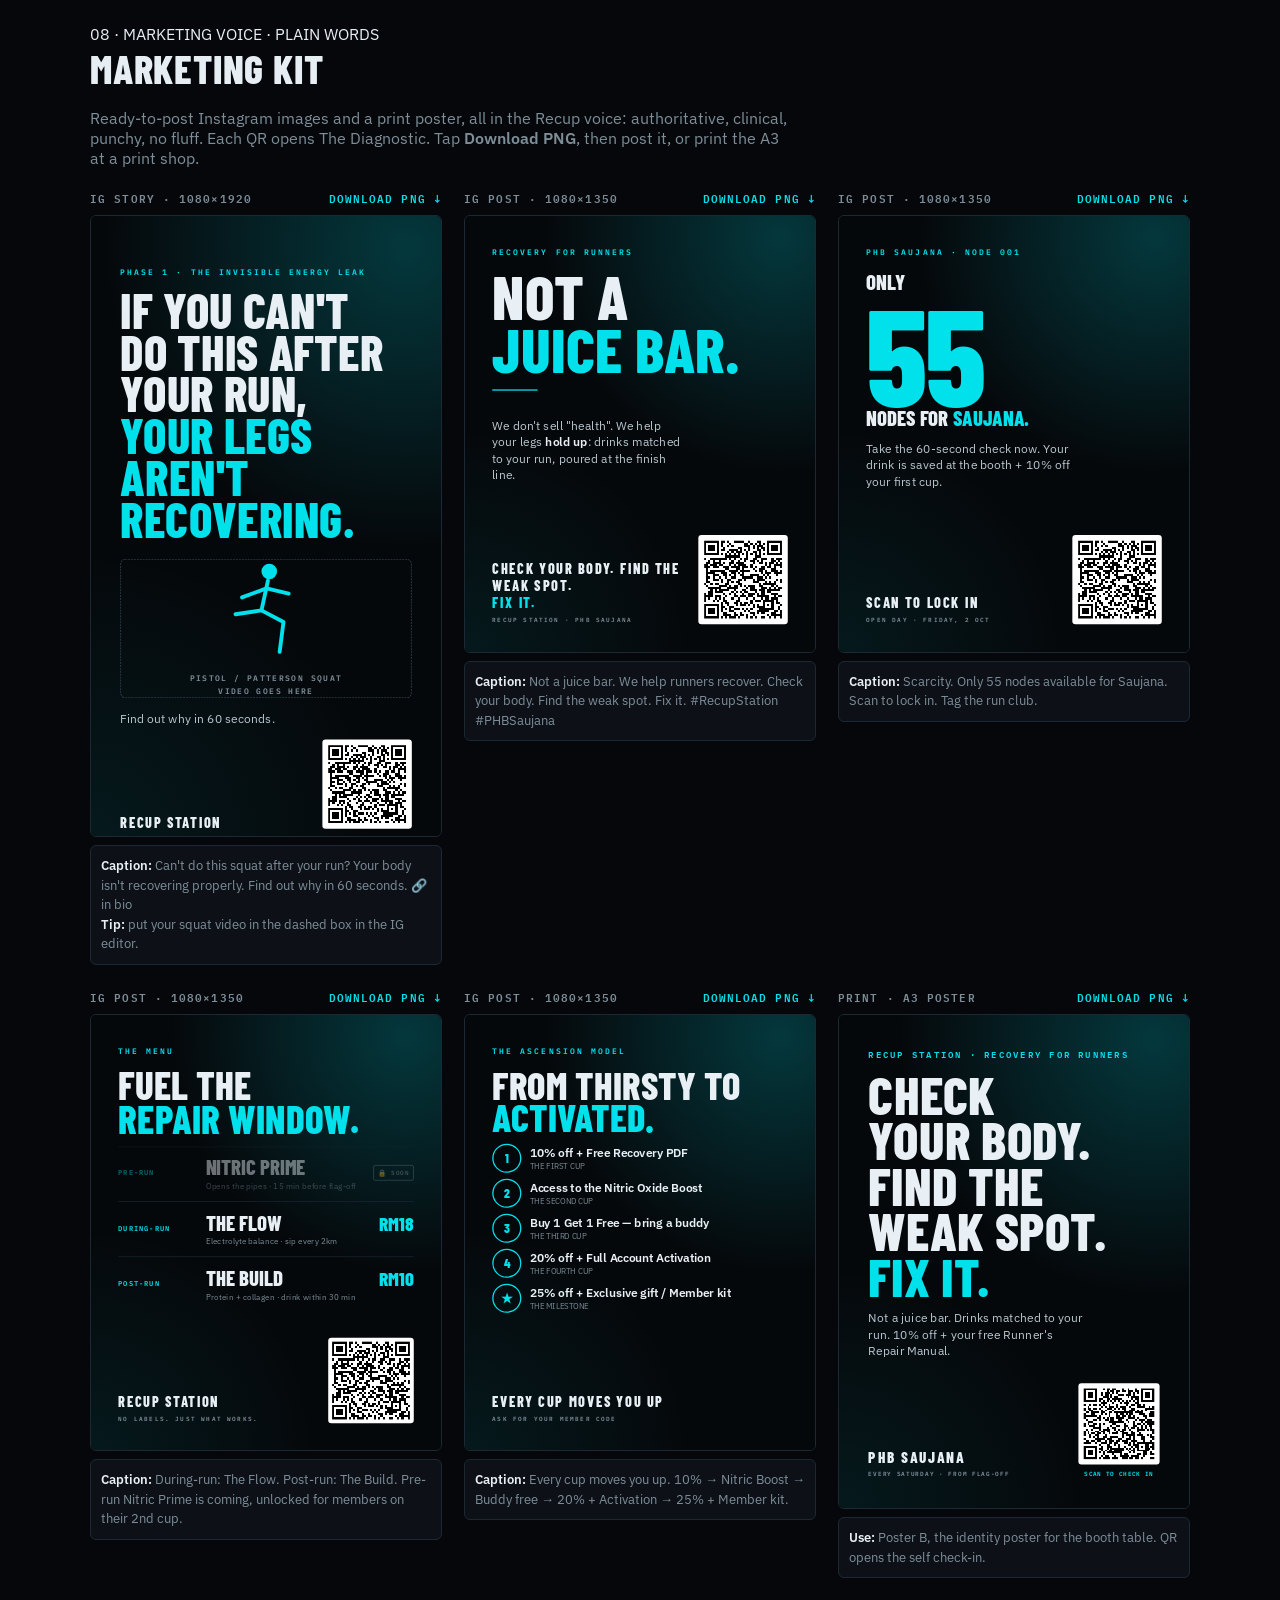
<file: marketing.html>
<!DOCTYPE html>
<html lang="en">
<head>
<meta charset="UTF-8">
<meta name="viewport" content="width=device-width, initial-scale=1.0">
<title>Recup Station · Marketing Kit</title>
<link rel="stylesheet" href="assets/fonts.css">
<link rel="stylesheet" href="assets/recup.css">
<style>
  :root { --cy: #00e1ec; --ink: #e8f0f5; --mut: #7d8e99; --bg0: #05080b; --line: #1c2833;
          --disp: 'Barlow Condensed', 'Arial Narrow', sans-serif; --mn: 'IBM Plex Mono', Menlo, monospace; --sn: 'IBM Plex Sans', -apple-system, sans-serif; }
  body { font-family: var(--sn); padding: 24px 16px 60px; }
  .page { max-width: 1100px; margin: 0 auto; }
  .intro h1 { font: 800 40px var(--disp); text-transform: uppercase; margin: 0; letter-spacing: .02em; }
  .intro p { color: var(--mut); max-width: 70ch; }
  .grid { display: grid; grid-template-columns: repeat(auto-fill, minmax(300px, 1fr)); gap: 22px; margin-top: 20px; }
  .item { display: grid; gap: 8px; align-content: start; }
  .item .meta { font: 600 11px var(--mn); letter-spacing: .1em; color: var(--mut); text-transform: uppercase; display: flex; justify-content: space-between; gap: 8px; }
  .item a.dl { color: var(--cy); text-decoration: none; }
  .item .cap { font-size: 13px; color: var(--mut); line-height: 1.5; background: var(--panel); border: 1px solid var(--line); border-radius: 6px; padding: 10px; }
  .item .cap b { color: var(--ink); }
  .viewport { width: 100%; overflow: hidden; border: 1px solid var(--line); border-radius: 6px; position: relative; }
  .viewport > .frame { transform-origin: top left; position: absolute; top: 0; left: 0; }

  /* ---------- frames (native pixel sizes) ---------- */
  .frame { background: var(--bg0); color: var(--ink); overflow: hidden; position: relative; display: flex; flex-direction: column; padding: 90px 84px; box-sizing: border-box; }
  .frame.story { width: 1080px; height: 1920px; padding: 150px 90px 130px; }
  .frame.post { width: 1080px; height: 1350px; }
  .frame.a3 { width: 1190px; height: 1684px; padding: 110px 100px; }
  .frame .glow { position: absolute; inset: 0; pointer-events: none; background: radial-gradient(circle at 90% 5%, rgba(0,225,236,.22), transparent 45%), radial-gradient(circle at 0% 100%, rgba(0,225,236,.08), transparent 40%); }
  .frame .grid-bg { position: absolute; inset: 0; pointer-events: none; opacity: .5; background-image: linear-gradient(var(--line) 1px, transparent 1px), linear-gradient(90deg, var(--line) 1px, transparent 1px); background-size: 90px 90px; mask-image: linear-gradient(180deg, rgba(0,0,0,.6), transparent 70%); -webkit-mask-image: linear-gradient(180deg, rgba(0,0,0,.6), transparent 70%); }
  .frame > * { position: relative; }
  .k { font: 600 26px var(--mn); letter-spacing: .22em; color: var(--cy); text-transform: uppercase; }
  .h { font: 800 150px/.86 var(--disp); text-transform: uppercase; letter-spacing: .005em; margin: 34px 0 0; }
  .h .c { color: var(--cy); }
  .sub { font: 400 38px/1.35 var(--sn); color: #b9c7cf; margin-top: 36px; max-width: 24ch; }
  .rule { height: 4px; background: var(--cy); width: 140px; margin: 44px 0; }
  .foot { margin-top: auto; display: flex; justify-content: space-between; align-items: flex-end; gap: 40px; }
  .brand { font: 800 44px var(--disp); letter-spacing: .12em; text-transform: uppercase; }
  .brand small { display: block; font: 600 20px var(--mn); letter-spacing: .2em; color: var(--mut); margin-top: 8px; }
  .qrbox { background: #fff; padding: 18px; border-radius: 10px; }
  .qrbox img { display: block; width: 240px; height: 240px; image-rendering: pixelated; }
  .qrlab { font: 600 20px var(--mn); letter-spacing: .14em; color: var(--cy); text-align: center; margin-top: 14px; }
  .callout { font: 800 64px/1 var(--disp); text-transform: uppercase; }
  .callout .c { color: var(--cy); }
  .squatbox { margin-top: 60px; border: 3px dashed #2a3a47; border-radius: 16px; height: 540px; display: grid; place-items: center; text-align: center; color: var(--mut); font: 600 26px var(--mn); letter-spacing: .14em; }
  .squatbox svg { width: 260px; height: 320px; display: block; margin: 0 auto 24px; }
  .count { font: 800 420px/.8 var(--disp); color: var(--cy); margin-top: 20px; letter-spacing: -.02em; }
  .menu-row { display: grid; grid-template-columns: 240px 1fr auto; gap: 30px; padding: 30px 0; border-top: 2px solid var(--line); align-items: baseline; }
  .menu-row .p { font: 600 22px var(--mn); letter-spacing: .14em; color: var(--cy); }
  .menu-row .n { font: 800 64px/1 var(--disp); text-transform: uppercase; }
  .menu-row .d { font: 400 26px var(--sn); color: var(--mut); margin-top: 8px; }
  .menu-row .pr { font: 800 60px var(--disp); color: var(--cy); }
  .menu-row.locked { opacity: .45; }
  .lock { font: 600 20px var(--mn); border: 2px solid var(--mut); padding: 6px 12px; border-radius: 6px; letter-spacing: .1em; color: var(--mut); }
  .ladder { display: grid; gap: 18px; margin-top: 30px; }
  .ladder div { display: grid; grid-template-columns: 90px 1fr; gap: 26px; align-items: center; font: 600 36px var(--sn); }
  .ladder i { font: 800 40px var(--disp); font-style: normal; width: 90px; height: 90px; border-radius: 50%; border: 4px solid var(--cy); color: var(--cy); display: grid; place-items: center; }
  .ladder small { display: block; font: 400 24px var(--sn); color: var(--mut); }
  body.render { padding: 0; background: #000; }
  body.render .intro, body.render .meta, body.render .cap { display: none; }
  body.render .grid { display: block; margin: 0; }
  body.render .viewport { border: none; border-radius: 0; overflow: visible; height: auto !important; }
  body.render .viewport > .frame { position: static; transform: none !important; margin-bottom: 40px; }
</style>
</head>
<body>
<div class="page">
  <div class="intro">
    <div class="eyebrow">08 · MARKETING VOICE · PLAIN WORDS</div>
    <h1>Marketing kit</h1>
    <p>Ready-to-post Instagram images and a print poster, all in the Recup voice: authoritative, clinical, punchy, no fluff. Each QR opens The Diagnostic. Tap <b>Download PNG</b>, then post it, or print the A3 at a print shop.</p>
  </div>
  <div class="grid" id="grid"></div>
</div>

<template id="t-hook">
  <div class="frame story" data-name="01-story-hook">
    <div class="glow"></div><div class="grid-bg"></div>
    <div class="k">Phase 1 · The Invisible Energy Leak</div>
    <div class="h">If you can't<br>do this after<br>your run,<br><span class="c">your legs<br>aren't recovering.</span></div>
    <div class="squatbox"><div><svg viewBox="0 0 130 160" fill="none" stroke="#00e1ec" stroke-width="6" stroke-linecap="round" stroke-linejoin="round"><circle cx="70" cy="18" r="12" fill="#00e1ec" stroke="none"/><path d="M68 32 L58 78 L92 96 L86 142"/><path d="M58 78 L18 84"/><path d="M66 44 L100 52"/><path d="M66 44 L28 58"/></svg>PISTOL / PATTERSON SQUAT<br>VIDEO GOES HERE</div></div>
    <div class="sub" style="max-width:none;margin-bottom:40px">Find out why in 60 seconds.</div>
    <div class="foot"><div class="brand">Recup Station<small>SCAN FOR THE DIAGNOSTIC</small></div><div><div class="qrbox" data-qr="diag"></div><div class="qrlab">60 SEC · FREE</div></div></div>
  </div>
</template>

<template id="t-identity">
  <div class="frame post" data-name="02-post-identity">
    <div class="glow"></div><div class="grid-bg"></div>
    <div class="k">Recovery for runners</div>
    <div class="h" style="font-size:190px">Not a<br><span class="c">juice bar.</span></div>
    <div class="rule"></div>
    <div class="sub" style="max-width:26ch">We don't sell "health". We help your legs <b style="color:var(--ink)">hold up</b>: drinks matched to your run, poured at the finish line.</div>
    <div class="foot"><div class="brand">Check your body. Find the weak spot.<br><span style="color:var(--cy)">Fix it.</span><small>RECUP STATION · PHB SAUJANA</small></div><div><div class="qrbox" data-qr="diag"></div></div></div>
  </div>
</template>

<template id="t-scarcity">
  <div class="frame post" data-name="03-post-scarcity">
    <div class="glow"></div>
    <div class="k">PHB Saujana · Node 001</div>
    <div class="callout" style="margin-top:40px">Only</div>
    <div class="count">55</div>
    <div class="callout">Nodes for <span class="c">Saujana.</span></div>
    <div class="sub" style="max-width:28ch">Take the 60-second check now. Your drink is saved at the booth + 10% off your first cup.</div>
    <div class="foot"><div class="brand">Scan to lock in<small id="dateLine">OPEN DAY · SATURDAY</small></div><div><div class="qrbox" data-qr="diag"></div></div></div>
  </div>
</template>

<template id="t-protocols">
  <div class="frame post" data-name="04-post-protocols">
    <div class="glow"></div>
    <div class="k">The Menu</div>
    <div class="h" style="font-size:120px;margin-bottom:36px">Fuel the<br><span class="c">repair window.</span></div>
    <div class="menu-row locked"><div class="p">PRE-RUN</div><div><div class="n">Nitric Prime</div><div class="d">Opens the pipes · 15 min before flag-off</div></div><div class="lock">🔒 SOON</div></div>
    <div class="menu-row"><div class="p">DURING-RUN</div><div><div class="n">The Flow</div><div class="d">Electrolyte balance · sip every 2km</div></div><div class="pr" data-price="N01"></div></div>
    <div class="menu-row"><div class="p">POST-RUN</div><div><div class="n">The Build</div><div class="d">Protein + collagen · drink within 30 min</div></div><div class="pr" data-price="N02"></div></div>
    <div class="foot"><div class="brand">Recup Station<small>NO LABELS. JUST WHAT WORKS.</small></div><div><div class="qrbox" data-qr="diag" style="padding:12px"></div></div></div>
  </div>
</template>

<template id="t-ladder">
  <div class="frame post" data-name="05-post-ascension">
    <div class="glow"></div>
    <div class="k">The Ascension Model</div>
    <div class="h" style="font-size:118px">From thirsty to<br><span class="c">activated.</span></div>
    <div class="ladder" id="ladderList"></div>
    <div class="foot"><div class="brand">Every cup moves you up<small>ASK FOR YOUR MEMBER CODE</small></div></div>
  </div>
</template>

<template id="t-a3">
  <div class="frame a3" data-name="06-print-identity-A3">
    <div class="glow"></div><div class="grid-bg"></div>
    <div class="k" style="font-size:30px">Recup Station · Recovery for runners</div>
    <div class="h" style="font-size:180px">Check<br>your body.<br>Find the<br>weak spot.<br><span class="c">Fix it.</span></div>
    <div class="sub" style="font-size:42px;max-width:30ch">Not a juice bar. Drinks matched to your run. 10% off + your free Runner's Repair Manual.</div>
    <div class="foot"><div class="brand" style="font-size:52px">PHB Saujana<small>EVERY SATURDAY · FROM FLAG-OFF</small></div><div><div class="qrbox" data-qr="stand"></div><div class="qrlab">SCAN TO CHECK IN</div></div></div>
  </div>
</template>

<script src="assets/qrcode.js"></script>
<script src="assets/recup-core.js"></script>
<script>
  const C = RECUP_CONFIG;
  const RENDER = new URLSearchParams(location.search).has('render');
  if (RENDER) document.body.classList.add('render');
  const LINKS = { diag: RECUP.siteUrl('intake-ig.html') + '?utm_content=poster', stand: RECUP.siteUrl('intake-ipad.html?src=qr') };
  const ITEMS = [
    ['t-hook', 'IG Story · 1080×1920', '<b>Caption:</b> Can\'t do this squat after your run? Your body isn\'t recovering properly. Find out why in 60 seconds. 🔗 in bio<br><b>Tip:</b> put your squat video in the dashed box in the IG editor.'],
    ['t-identity', 'IG Post · 1080×1350', '<b>Caption:</b> Not a juice bar. We help runners recover. Check your body. Find the weak spot. Fix it. #RecupStation #PHBSaujana'],
    ['t-scarcity', 'IG Post · 1080×1350', '<b>Caption:</b> Scarcity. Only 55 nodes available for Saujana. Scan to lock in. Tag the run club.'],
    ['t-protocols', 'IG Post · 1080×1350', '<b>Caption:</b> During-run: The Flow. Post-run: The Build. Pre-run Nitric Prime is coming, unlocked for members on their 2nd cup.'],
    ['t-ladder', 'IG Post · 1080×1350', '<b>Caption:</b> Every cup moves you up. 10% → Nitric Boost → Buddy free → 20% + Activation → 25% + Member kit.'],
    ['t-a3', 'Print · A3 poster', '<b>Use:</b> Poster B, the identity poster for the booth table. QR opens the self check-in.'],
  ];
  const grid = document.getElementById('grid');
  ITEMS.forEach(([tid, label, cap]) => {
    const frag = document.getElementById(tid).content.cloneNode(true);
    const frame = frag.querySelector('.frame'); const name = frame.dataset.name;
    const item = document.createElement('div'); item.className = 'item';
    item.innerHTML = `<div class="meta"><span>${label}</span><a class="dl" href="marketing/${name}.png" download>Download PNG ↓</a></div><div class="viewport"></div><div class="cap">${cap}</div>`;
    item.querySelector('.viewport').appendChild(frame); grid.appendChild(item);
  });
  document.querySelectorAll('[data-qr]').forEach(el => { const q = qrcode(0, 'M'); q.addData(LINKS[el.dataset.qr]); q.make(); el.innerHTML = q.createImgTag(8, 0); });
  document.querySelectorAll('[data-price]').forEach(el => { const p = C.PROTOCOLS[el.dataset.price]; el.textContent = p.price ? 'RM' + p.price : ''; });
  document.getElementById('ladderList').innerHTML = C.LADDER.map(r => `<div><i>${r.cup === C.LADDER.length ? '★' : r.cup}</i><span>${r.reward}<small>${r.name}</small></span></div>`).join('');
  try { const d = new Date(C.LAUNCH_DATE); document.getElementById('dateLine').textContent = 'OPEN DAY · ' + d.toLocaleDateString('en-MY', { weekday: 'long', day: 'numeric', month: 'short' }).toUpperCase(); } catch {}
  function fit() { if (RENDER) return; document.querySelectorAll('.viewport').forEach(v => { const f = v.firstElementChild; const s = v.clientWidth / f.offsetWidth; f.style.transform = `scale(${s})`; v.style.height = f.offsetHeight * s + 'px'; }); }
  addEventListener('resize', fit); document.fonts.ready.then(fit); fit();
</script>
</body>
</html>
</file>
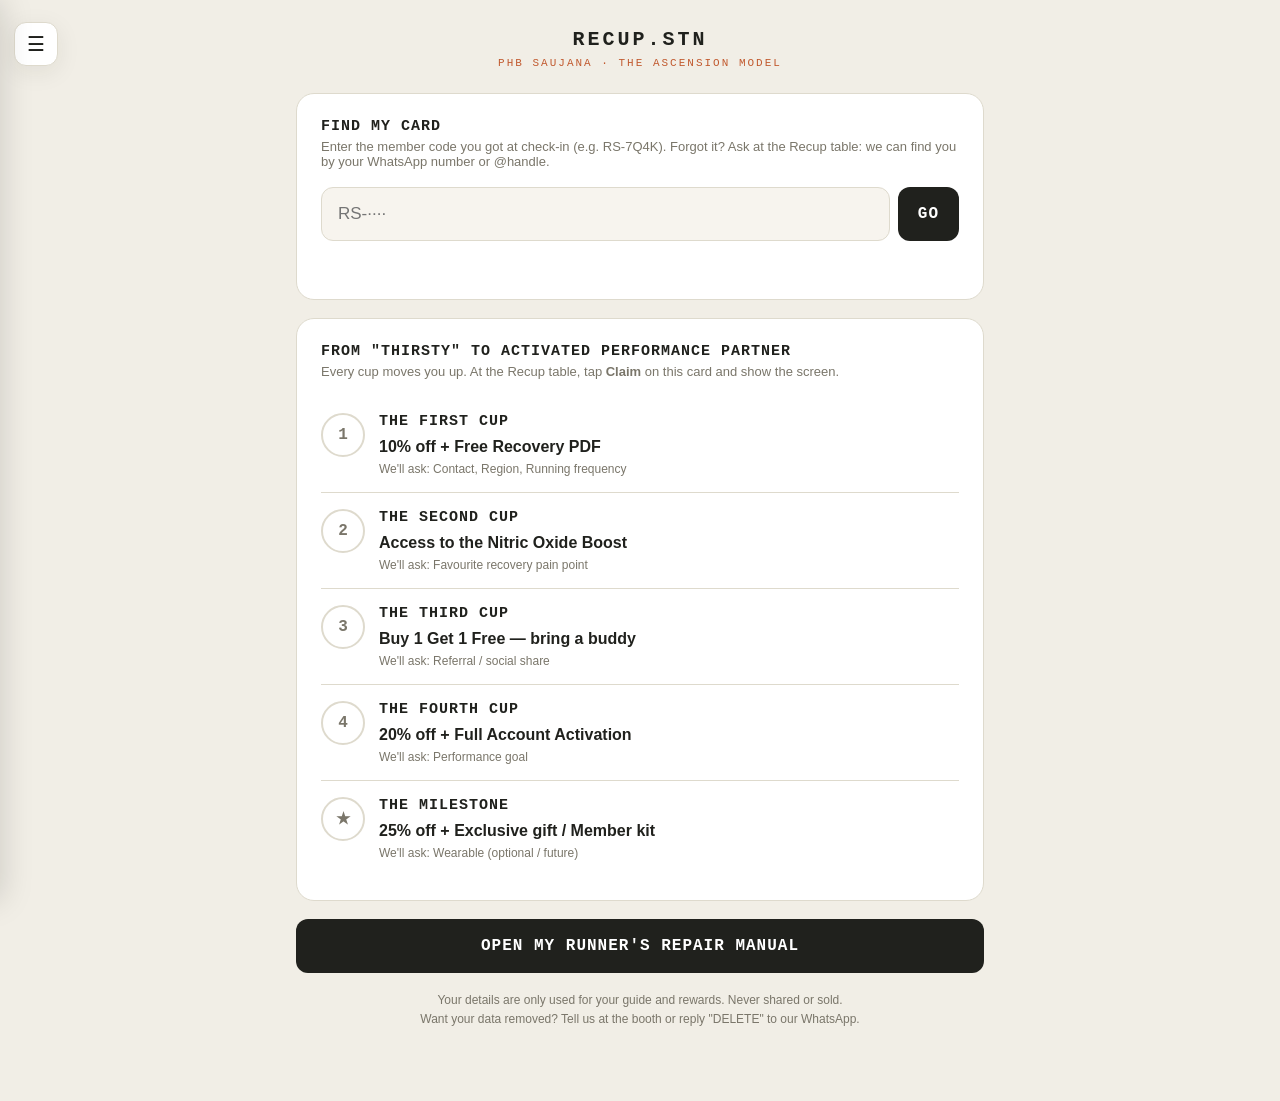
<file: member.html>
<!DOCTYPE html>
<html lang="en">
<head>
<meta charset="UTF-8">
<meta name="viewport" content="width=device-width, initial-scale=1.0">
<title>RECUP.STN · My Ascension Card</title>
<link rel="manifest" href="manifest.webmanifest">
<link rel="apple-touch-icon" href="assets/icon-180.png">
<meta name="apple-mobile-web-app-capable" content="yes">
<meta name="mobile-web-app-capable" content="yes">
<meta name="apple-mobile-web-app-title" content="RECUP.STN">
<meta name="theme-color" content="#20211D">
<link rel="stylesheet" href="assets/recup.css">
<link rel="stylesheet" href="assets/brand.css">
<style>
  body { font-family: var(--sans); }
  .wrap { max-width: 720px; margin: 0 auto; padding: 28px 16px 60px; }
  .top { text-align: center; margin-bottom: 24px; }
  .logo { font: 800 20px var(--mono); letter-spacing: 3px; }
  .kicker { font: 11px var(--mono); letter-spacing: 2px; color: var(--accent); margin-top: 6px; }
  .card { background: var(--panel); border: 1px solid var(--border); border-radius: 18px; padding: 24px; margin-bottom: 18px; }
  .who { display: flex; justify-content: space-between; align-items: flex-end; gap: 12px; flex-wrap: wrap; }
  .who h1 { margin: 0; font-size: 26px; }
  .since { font: 600 11px var(--mono); letter-spacing: 1.5px; text-transform: uppercase; color: var(--muted); margin-top: 4px; }
  .code { font: 800 26px var(--mono); letter-spacing: 3px; color: var(--accent); }
  .status { display: inline-block; margin-top: 10px; font: 700 11px var(--mono); letter-spacing: 1px; padding: 5px 10px; border-radius: 999px; border: 1px solid var(--accent); color: var(--accent); }
  .status.active { background: var(--success); color: var(--on-accent); border-color: var(--success); }
  .meter { display: flex; gap: 6px; margin-top: 16px; }
  .meter div { flex: 1; height: 10px; border-radius: 5px; background: var(--track); }
  .meter div.on { background: var(--accent); }
  h2 { font-size: 15px; letter-spacing: 1px; margin: 0 0 4px; font-family: var(--mono); }
  .sub { color: var(--muted); font-size: 13px; margin: 0 0 18px; }
  .rung { display: grid; grid-template-columns: 44px 1fr; gap: 14px; padding: 16px 0; border-top: 1px solid var(--border); }
  .rung:first-of-type { border-top: none; }
  .num { width: 44px; height: 44px; border-radius: 50%; border: 2px solid var(--line-2); display: grid; place-items: center; font: 800 16px var(--mono); color: var(--muted); }
  .rung.done .num { background: var(--accent); border-color: var(--accent); color: var(--on-accent); }
  .rung.next .num { border-color: var(--accent); color: var(--accent); box-shadow: 0 0 12px rgba(var(--accent-rgb),.4); }
  .rung h3 { margin: 0; font: 700 15px var(--mono); letter-spacing: 1px; }
  .rung .step { color: var(--muted); font-size: 13px; margin-top: 2px; }
  .benefit { margin-top: 8px; font-weight: 700; }
  .rung.done .benefit { color: var(--success); }
  .data { margin-top: 6px; font-size: 12px; color: var(--muted); }
  .pill { font: 700 10px var(--mono); letter-spacing: 1px; padding: 2px 6px; border-radius: 3px; margin-left: 6px; vertical-align: middle; }
  .pill.now { background: var(--accent); color: var(--on-accent); }
  .pill.ok { background: rgba(var(--success-rgb, 0,255,136),.15); color: var(--success); }
  .find { display: flex; gap: 8px; }
  .find .field { margin: 0; }
  .find .btn { width: auto; margin: 0; padding: 0 20px; }
  .note { font-size: 12px; color: var(--muted); text-align: center; line-height: 1.6; }
  a.btn { text-decoration: none; text-align: center; }
  /* claim a cup */
  .claim { border: 2px solid var(--accent); }
  .claim h2 { color: var(--accent); }
  .claim .opt { margin-bottom: 8px; }
  .claim .opt.sel { border-color: var(--accent); background: rgba(var(--accent-rgb), .08); }
  .claim .grid2 { display: grid; grid-template-columns: 1fr 1fr; gap: 8px; }
  .claim .grid2 .opt { margin: 0; padding: 12px; font-size: 14px; }
  .claim .q { font-weight: 700; margin: 14px 0 8px; }
  .wait { text-align: center; }
  .wait .big { font: 800 44px var(--mono); letter-spacing: 3px; color: var(--accent); margin: 6px 0; }
  .wait .pulse { width: 12px; height: 12px; border-radius: 50%; background: var(--accent); display: inline-block; margin-right: 8px; animation: pulse 1.2s infinite; vertical-align: middle; }
  @keyframes pulse { 0%, 100% { opacity: 1; transform: scale(1); } 50% { opacity: .3; transform: scale(.7); } }
  .won { text-align: center; background: rgba(var(--success-rgb), .08); border-color: var(--success); }
  .won b { display: block; font-size: 20px; margin-top: 6px; color: var(--success); }
  .linkbtn { background: none; border: none; color: var(--muted); font: 13px var(--sans); text-decoration: underline; cursor: pointer; padding: 8px; }
  .hb { background: var(--text); color: #fff; border: none; }
  .hb h2 { color: #fff; } .hb .sub { color: #B8B4A6; }
  .hb .btn { background: #fff; color: var(--text); }
  .hb .field { background: rgba(255,255,255,.08); border-color: rgba(255,255,255,.2); color: #fff; }
  .hb .linkbtn { color: #B8B4A6; }
  .hb .slot { font: 800 24px var(--mono); color: #fff; margin: 6px 0 2px; }
  .hb .tag { display: inline-block; font: 700 10px var(--mono); letter-spacing: 1px; padding: 3px 8px; border-radius: 999px; background: var(--warn); color: #fff; margin-bottom: 8px; }
  .hb .tag.ok { background: var(--success); }
  .hbk { font: 700 10px var(--mono); letter-spacing: 2px; color: #D9A066; }
  .hbwhere { display: grid; gap: 4px; margin: 12px 0 0; font-size: 13px; color: #DEDACD; }
  .tags { display: flex; flex-wrap: wrap; gap: 6px; margin: 8px 0 14px; }
  .tags span, .tags button { font: 600 12px var(--sans); padding: 6px 10px; border-radius: 999px; border: 1px solid rgba(255,255,255,.2); color: #DEDACD; background: transparent; }
  .tags .on { background: var(--accent); border-color: var(--accent); color: #fff; }
  .tags.pick button { cursor: pointer; padding: 9px 12px; font-size: 13px; }
  .seg { display: grid; grid-template-columns: 1fr 1fr; gap: 6px; margin-top: 8px; }
  .seg button { padding: 12px 8px; border-radius: 10px; border: 1px solid rgba(255,255,255,.2); background: transparent; color: #fff; font: 600 14px var(--sans); cursor: pointer; }
  .seg button.on { background: #fff; color: var(--text); }
  .hb textarea.field { font-family: var(--sans); resize: vertical; }
  /* side menu */
  .menubtn { position: absolute; top: 22px; left: 14px; z-index: 30; width: 44px; height: 44px; border-radius: 12px; border: 1px solid var(--border); background: var(--panel); font-size: 20px; cursor: pointer; box-shadow: var(--shadow); color: var(--text); }
  .scrim { position: fixed; inset: 0; background: rgba(20,20,18,.4); opacity: 0; pointer-events: none; transition: .2s; z-index: 39; }
  .scrim.open { opacity: 1; pointer-events: auto; }
  .menu { position: fixed; top: 0; bottom: 0; left: 0; width: min(320px, 86vw); background: var(--panel); z-index: 40; transform: translateX(-102%); transition: transform .25s; overflow-y: auto; padding: 22px 20px 40px; box-shadow: 8px 0 30px rgba(0,0,0,.15); }
  .menu.open { transform: none; }
  .menu .logo { text-align: left; margin-bottom: 18px; }
  .menu a, .menu .mi { display: block; padding: 13px 4px; border-bottom: 1px solid var(--border); color: var(--text); text-decoration: none; font-weight: 600; cursor: pointer; background: none; border-left: 0; border-right: 0; border-top: 0; width: 100%; text-align: left; font-size: 15px; font-family: var(--sans); }
  .menu h4 { font: 700 11px var(--mono); letter-spacing: 2px; color: var(--accent); margin: 22px 0 4px; }
  .menu details { border-bottom: 1px solid var(--border); padding: 10px 4px; }
  .menu summary { font-weight: 600; cursor: pointer; }
  .menu details p, .menu #hbAbout p { color: var(--muted); font-size: 14px; line-height: 1.55; margin: 8px 0 0; }
  .rank { display: grid; grid-template-columns: 74px 1fr; gap: 14px; align-items: center; }
  .rank .badge { width: 74px; height: 74px; border-radius: 18px; display: grid; place-items: center; font: 800 40px var(--mono); border: 2px dashed var(--line-2); color: var(--muted); }
  .rank.s .badge { border: none; background: linear-gradient(135deg, #C1592E, #B8860B); color: #fff; box-shadow: 0 6px 18px rgba(193,89,46,.35); }
  .rank .st { font: 700 11px var(--mono); letter-spacing: 1.5px; color: var(--warn); }
  .rank.s .st { color: var(--success); }
  .body-fig { display: grid; grid-template-columns: 110px 1fr; gap: 14px; align-items: center; margin: 14px 0 4px; padding: 12px; border-radius: 14px; background: var(--panel-2); }
  .body-fig svg { width: 110px; height: auto; display: block; }
  .body-fig .key { display: grid; gap: 10px; font-size: 13px; color: var(--muted); line-height: 1.4; }
  .body-fig .key b { display: block; color: var(--text); font-size: 14px; }
  .body-fig .dot { display: inline-block; width: 10px; height: 10px; border-radius: 50%; margin-right: 6px; vertical-align: middle; }
  .gate { display: grid; grid-template-columns: 26px 1fr; gap: 10px; padding: 10px 0; border-top: 1px solid var(--border); }
  .gate .ok { width: 24px; height: 24px; border-radius: 50%; display: grid; place-items: center; font-size: 13px; font-weight: 800; border: 2px solid var(--line-2); color: var(--muted); }
  .gate.done .ok { background: var(--success); border-color: var(--success); color: #fff; }
  .gate b { display: block; } .gate small { color: var(--muted); font-size: 13px; }
  .savecard h2 { margin-bottom: 4px; }
  .savecard ol { margin: 8px 0 12px; padding-left: 20px; color: var(--text); font-size: 14px; line-height: 1.7; }
  .savecard .row2 { display: grid; grid-template-columns: 1fr 1fr; gap: 8px; }
  .savecard .row2 .btn { margin: 0; font-size: 13px; padding: 12px 8px; }
  .savecard .ghost { background: transparent; color: var(--text); border: 1.5px solid var(--border); }
  .homehint { font-size: 13px; color: var(--muted); text-align: center; line-height: 1.55; margin: -6px 0 18px; }
</style>
</head>
<body>
<button class="menubtn" aria-label="Menu" onclick="openMenu(true)">☰</button>
<div class="scrim" id="scrim" onclick="openMenu(false)"></div>
<nav class="menu" id="menu" aria-label="Menu">
  <div class="logo">RECUP.STN</div>
  <button class="mi" onclick="openMenu(false);scrollTo({top:0,behavior:'smooth'})">My Ascension card</button>
  <button class="mi" onclick="goHB()">Book RECUP.STN HQ</button>
  <a id="mManual" href="repair-manual.html">Runner's Repair Manual</a>
  <a id="mStory" href="story.html">Share my grade</a>
  <a id="mWa" href="#" target="_blank" rel="noopener" style="display:none">💬 WhatsApp us</a>
  <h4>ABOUT US</h4>
  <div id="aboutList"></div>
  <h4>RECUP.STN HQ</h4>
  <div id="hbAbout"></div>
</nav>
<div class="wrap">
  <div class="top"><div class="logo">RECUP.STN</div><div class="kicker">PHB SAUJANA · THE ASCENSION MODEL</div></div>

  <div class="card" id="me" style="display:none">
    <div class="who">
      <div><div class="sub" style="margin:0">PERFORMANCE PARTNER</div><h1 id="mName"></h1><div class="since" id="mSince"></div></div>
      <div class="code" id="mCode"></div>
    </div>
    <span class="status" id="mStatus"></span>
    <div class="meter" id="mMeter"></div>
    <p class="sub" style="margin:12px 0 0" id="mNext"></p>
  </div>

  <!-- S-RANK STATUS GATE -->
  <div class="card" id="rankCard" style="display:none"></div>

  <!-- CLAIM THE NEXT CUP (runner) → staff tap ✓ at the table -->
  <div class="card claim" id="claimCard" style="display:none"></div>
  <div class="card savecard" id="homeHint" style="display:none"></div>

  <!-- RECUP.STN HQ APPOINTMENT (internal key: healthbar) -->
  <div class="card hb" id="hbCard" style="display:none"></div>

  <div class="card" id="findCard" style="display:none">
    <h2>FIND MY CARD</h2>
    <p class="sub">Enter the member code you got at check-in (e.g. RS-7Q4K). Forgot it? Ask at the Recup table: we can find you by your WhatsApp number or @handle.</p>
    <div class="find"><input class="field" id="q" placeholder="RS-····" autocapitalize="characters"><button class="btn" onclick="lookup()">GO</button></div>
    <div class="err" id="err" style="margin-top:8px"></div>
  </div>

  <div class="card">
    <h2>FROM "THIRSTY" TO ACTIVATED PERFORMANCE PARTNER</h2>
    <p class="sub">Every cup moves you up. At the Recup table, tap <b>Claim</b> on this card and show the screen.</p>
    <div id="ladder"></div>
  </div>

  <a class="btn" id="storyBtn" href="story.html" style="display:none;background:var(--accent);color:var(--on-accent);margin-bottom:10px">SHARE MY GRADE TO MY STORY</a>
  <a class="btn" id="manualBtn" href="repair-manual.html">OPEN MY RUNNER'S REPAIR MANUAL</a>
  <p class="note" style="margin-top:18px">Your details are only used for your guide and rewards. Never shared or sold.<br>Want your data removed? Tell us at the booth or reply "DELETE" to our WhatsApp.</p>
</div>

<script src="assets/recup-core.js"></script>
<script>
  const C = RECUP_CONFIG; const $ = id => document.getElementById(id);
  function render(l) {
    const cups = l ? (+l.cups || 0) : 0;
    $('ladder').innerHTML = C.LADDER.map(r => {
      const cls = cups >= r.cup ? 'done' : (cups + 1 === r.cup && l ? 'next' : '');
      const pill = cups >= r.cup ? '<span class="pill ok">UNLOCKED</span>' : (cls === 'next' ? '<span class="pill now">NEXT</span>' : '');
      return `<div class="rung ${cls}"><div class="num">${r.cup === C.LADDER.length ? '★' : r.cup}</div><div>
        <h3>${r.name}${pill}</h3><div class="step">${r.step}</div>
        <div class="benefit">${r.reward}</div>
        <div class="data">We'll ask: ${r.data}</div></div></div>`;
    }).join('');
    if (!l) return;
    $('me').style.display = 'block'; $('findCard').style.display = 'none';
    $('mName').textContent = (l.name || 'Runner').split(' ')[0];
    $('mCode').textContent = l.code;
    $('mSince').textContent = l.ts ? 'Member since ' + new Date(l.ts).toLocaleDateString('en-MY', { day: 'numeric', month: 'long', year: 'numeric' }) : '';
    const activated = cups >= 4;
    $('mStatus').textContent = activated ? (cups >= C.LADDER.length ? '★ MILESTONE MEMBER' : '● ACCOUNT ACTIVATED') : `${4 - cups} CUP${4 - cups === 1 ? '' : 'S'} TO ACTIVATION`;
    $('mStatus').className = 'status' + (activated ? ' active' : '');
    $('mMeter').innerHTML = C.LADDER.map(r => `<div class="${cups >= r.cup ? 'on' : ''}"></div>`).join('');
    const next = RECUP.nextTier(cups);
    $('mNext').textContent = next ? `${cups} cup${cups === 1 ? '' : 's'} logged. Next: ${next.name} → ${next.reward}` : 'You hold the Milestone: 25% off every cup.';
    $('manualBtn').href = RECUP.manualUrl(l);
    if (l.grade) { $('storyBtn').href = RECUP.storyUrl(l); $('storyBtn').style.display = 'block'; }
    me = l; renderClaim(); renderHB(); renderRank();
    $('mManual').href = RECUP.manualUrl(l); $('mStory').href = RECUP.storyUrl(l);
    if (C.BUSINESS_WA) { $('mWa').href = RECUP.contactWaLink(l); $('mWa').style.display = 'block'; }
    try { localStorage.setItem('recup_my_code', l.code); } catch {}
    renderSave(l);
  }

  /* ---------- claim the next cup ---------- */
  let me = null, claimForm = null, poll = null, seenApproved = RECUP.store.get('recup_seen_claim', '');
  const esc = s => String(s ?? '').replace(/[&<>"']/g, c => ({'&':'&amp;','<':'&lt;','>':'&gt;','"':'&quot;',"'":'&#39;'}[c]));
  function priceLine(k, n) { const p = C.PROTOCOLS[k], pr = RECUP.priceFor(k, n); if (!p.price) return 'price at the table';
    return (pr.discount ? `<s>RM ${p.price}</s> RM ${pr.paid.toFixed(2)}` : `RM ${p.price}`) + (pr.units > 1 ? ' · 2 cups (bring a buddy)' : ''); }

  function renderClaim() {
    const box = $('claimCard'); const cups = +me.cups || 0; const n = cups + 1; const c = me.claim;
    box.style.display = 'block'; box.classList.remove('won');
    clearInterval(poll);
    if (c && c.status === 'PENDING') {
      const p = C.PROTOCOLS[c.product] || {};
      box.innerHTML = `<div class="wait"><div class="sub" style="margin:0"><span class="pulse"></span>SHOW THIS SCREEN AT THE TABLE</div>
        <div class="big">${esc(me.code)}</div><h2>CUP ${c.cup_no} · ${esc(p.name || '')}</h2>
        <p class="sub" style="margin:6px 0 0">Waiting for the Recup team to tap ✓. This updates by itself.</p>
        <button class="linkbtn" onclick="changeClaim()">Change drink</button><button class="linkbtn" onclick="cancel()">Cancel</button></div>`;
      poll = setInterval(refreshMe, 4000);
      return;
    }
    if (c && c.status === 'APPROVED' && c.id !== seenApproved && c.cup_no === cups) {
      const rung = RECUP.tierOf(cups);
      box.classList.add('won');
      box.innerHTML = `<h2 style="color:var(--success)">✓ CUP ${cups} LOGGED</h2>${rung ? `<b>Unlocked: ${esc(rung.reward)}</b>` : ''}
        <p class="sub" style="margin:10px 0 0">${RECUP.nextTier(cups) ? `Next time: ${esc(RECUP.nextTier(cups).reward)}` : 'Milestone member: 25% off every cup.'}</p>
        <button class="linkbtn" onclick="dismissWon('${c.id}')">OK</button>`;
      return;
    }
    if (!claimForm) {
      box.innerHTML = `<h2>AT THE RECUP TABLE?</h2><p class="sub">Claim your cup here, then show the screen. We tap ✓ when it's poured.</p>
        <button class="btn" onclick="startClaim()">CLAIM CUP ${n} →</button>`;
      return;
    }
    const rung = RECUP.tierOf(Math.min(n, C.LADDER.length)); const ask = n <= C.LADDER.length ? rung.ask : null;
    box.innerHTML = `<h2>CUP ${n} · ${esc(rung.name)}</h2><p class="sub">Unlocks: <b>${esc(rung.reward)}</b></p>
      <div class="q">Which drink?</div>` +
      Object.entries(C.PROTOCOLS).map(([k, p]) => `<button class="opt ${claimForm.product === k ? 'sel' : ''}" onclick="claimForm.product='${k}';renderClaim()"><strong>${p.name}</strong><small>${esc(p.phase)} · ${priceLine(k, n)}</small></button>`).join('') +
      (ask ? `<div class="q">${esc(ask.q)} <span class="sub">(optional)</span></div>` + (ask.type === 'text'
        ? `<input class="field" id="askText" placeholder="Name or @handle" value="${esc(claimForm.answers[ask.key] || '')}" oninput="claimForm.answers['${ask.key}']=this.value">`
        : `<div class="grid2">${ask.options.map(o => `<button class="opt ${claimForm.answers[ask.key] === o ? 'sel' : ''}" onclick="claimForm.answers['${ask.key}']='${o.replace(/'/g, "\\'")}';renderClaim()">${esc(o)}</button>`).join('')}</div>`) : '') +
      `<div class="err" id="claimErr"></div><button class="btn" id="claimBtn" onclick="submitClaim()">CLAIM CUP ${n}</button>
       <button class="linkbtn" onclick="claimForm=null;renderClaim()">Not now</button>`;
  }
  function startClaim() { claimForm = { product: me.protocol || 'N02', answers: {} }; renderClaim(); }
  function changeClaim() { claimForm = { product: me.claim.product, answers: {} }; me.claim = null; renderClaim(); }
  async function submitClaim() {
    $('claimBtn').disabled = true; $('claimBtn').textContent = 'CLAIMING…';
    try { const c = await RECUP.claimCup(me.code, claimForm.product, claimForm.answers); me.claim = { ...c, status: 'PENDING' }; claimForm = null; renderClaim(); }
    catch (e) { $('claimErr').textContent = navigator.onLine ? 'Could not claim: ' + e.message : 'No signal. Try again, or show your code to the team.'; $('claimBtn').disabled = false; $('claimBtn').textContent = 'TRY AGAIN'; }
  }
  async function cancel() { try { await RECUP.cancelClaim(me.code); } catch {} me.claim = null; renderClaim(); }
  function dismissWon(id) { seenApproved = id; RECUP.store.set('recup_seen_claim', id); renderClaim(); }
  /* ---------- Health Bar appointment / enquiry ---------- */
  const HBC = C.HEALTHBAR;
  let hbForm = false, hbDraft = null;
  const where = `<div class="hbwhere"><span>📍 ${esc(HBC.PLACE)}</span><span>🌏 ${esc(HBC.ONLINE)}</span></div>`;
  const tags = (list, on) => `<div class="tags">${list.map(t => `<span class="${on ? 'on' : ''}">${esc(t)}</span>`).join('')}</div>`;
  function renderHB() {
    const box = $('hbCard'), b = me.healthbar; box.style.display = 'block';
    if (b && b.status === 'BOOKED') {
      box.innerHTML = `<span class="tag ok">BOOKED</span><h2>YOUR ${esc(HBC.NAME.toUpperCase())} SESSION</h2>
        <div class="slot">${esc(RECUP.slotText(b.slot) || 'Time to be confirmed')}</div>
        <p class="sub" style="margin:0">${b.mode === 'ONLINE' ? '🌏 Online call' + (b.place ? ` · <a href="${/^https?:/.test(b.place) ? '' : 'https://'}${esc(b.place)}" target="_blank" rel="noopener" style="color:#fff">join link</a>` : '') : '📍 ' + esc(b.place || HBC.PLACE)}${b.note ? ' · ' + esc(b.note) : ''}</p>
        ${b.for_whom && b.for_whom !== 'Myself' ? `<p class="sub" style="margin:6px 0 0">For: ${esc(b.for_whom)}</p>` : ''}
        ${(b.concerns || []).length ? tags(b.concerns, true) : ''}
        <button class="linkbtn" onclick="cancelHB()">Can't make it? Cancel</button>`;
      return;
    }
    if (b && b.status === 'REQUESTED' && !hbForm) {
      box.innerHTML = `<span class="tag">ENQUIRY SENT</span><h2>${esc(HBC.NAME.toUpperCase())} SESSION</h2>
        <p class="sub" style="margin:4px 0 0">We'll message you to confirm a time${b.preferred ? ` (you said: ${esc(b.preferred)})` : ''}. Your booking will appear right here.</p>
        ${(b.concerns || []).length ? tags(b.concerns, true) : ''}
        <button class="linkbtn" onclick="editHB()">Edit</button><button class="linkbtn" onclick="cancelHB()">Cancel</button>`;
      return;
    }
    if (!hbForm) {
      box.innerHTML = `<div class="hbk">${esc(HBC.NAME.toUpperCase())}</div><h2>${esc(HBC.HEADLINE.toUpperCase())}</h2>
        <p class="sub" style="margin:6px 0 0">${esc(HBC.PITCH)}</p>${where}
        <div class="hbk" style="margin-top:14px">WE LOOK AT</div>${tags(HBC.CONCERNS)}
        <button class="btn" onclick="editHB()">BOOK OR ENQUIRE →</button>
        ${C.BUSINESS_WA ? `<a href="${RECUP.contactWaLink(me, 'healthbar')}" target="_blank" rel="noopener" style="display:block;text-align:center;color:#DEDACD;font-size:13px;margin-top:10px">Prefer to chat? 💬 WhatsApp us to book</a>` : ''}
        <p class="sub" style="margin:10px 0 0;text-align:center">For yourself or your family.</p>${b && b.status === 'DONE' ? '<p class="sub" style="margin:6px 0 0;text-align:center">Last session done ✓</p>' : ''}`;
      return;
    }
    const d = hbDraft;
    box.innerHTML = `<div class="hbk">${esc(HBC.NAME.toUpperCase())} · ENQUIRY</div><h2>WHAT SHOULD WE LOOK AT?</h2>
      <p class="sub" style="margin:4px 0 0">Tap all that apply.</p>
      <div class="tags pick">${HBC.CONCERNS.map(t => `<button type="button" class="${d.concerns.includes(t) ? 'on' : ''}" onclick="toggleConcern(this)" data-v="${esc(t)}">${esc(t)}</button>`).join('')}</div>
      <div class="hbk" style="margin-top:14px">WHO IS IT FOR?</div>
      <div class="seg">${['Myself', 'A family member'].map(w => `<button type="button" class="${(w === 'Myself') === (d.forWhom === 'Myself') ? 'on' : ''}" onclick="hbDraft.forWhom='${w === 'Myself' ? 'Myself' : ''}';renderHB()">${w}</button>`).join('')}</div>
      ${d.forWhom !== 'Myself' ? `<input class="field" id="hbWho" placeholder="Who? (e.g. my wife, my dad, 2 kids)" value="${esc(d.forWhom)}" oninput="hbDraft.forWhom=this.value||' '">` : ''}
      <div class="hbk" style="margin-top:14px">WHERE?</div>
      <div class="seg"><button type="button" class="${d.mode === 'CAFE' ? 'on' : ''}" onclick="hbDraft.mode='CAFE';renderHB()">📍 At HQ</button><button type="button" class="${d.mode === 'ONLINE' ? 'on' : ''}" onclick="hbDraft.mode='ONLINE';renderHB()">🌏 Online call</button></div>
      <p class="sub" style="margin:6px 0 10px">${d.mode === 'ONLINE' ? esc(HBC.ONLINE) : esc(HBC.PLACE)}</p>
      <div class="hbk" style="margin-top:14px">DO ANY OF THESE APPLY?</div>
      <p class="sub" style="margin:4px 0 0">This keeps you safe. Some plans need your doctor's OK first.</p>
      <div class="tags pick">${HBC.SAFETY.map(t => `<button type="button" class="${d.safety.includes(t) ? 'on' : ''}" onclick="toggleSafety(this)" data-v="${esc(t)}">${esc(t)}</button>`).join('')}</div>
      <input class="field" id="hbPref" placeholder="When suits you? (e.g. weekday evenings)" value="${esc(d.preferred)}" oninput="hbDraft.preferred=this.value">
      <textarea class="field" id="hbGoal" rows="3" placeholder="Anything else we should know? Questions welcome." oninput="hbDraft.goal=this.value">${esc(d.goal)}</textarea>
      <div class="err" id="hbErr"></div>
      <button class="btn" id="hbBtn" onclick="submitHB()">SEND MY ENQUIRY</button><button class="linkbtn" onclick="hbForm=false;renderHB()">Not now</button>`;
  }
  function editHB() {
    const b = me.healthbar && me.healthbar.status === 'REQUESTED' ? me.healthbar : {};
    hbDraft = { safety: [], concerns: [...(b.concerns || [])], forWhom: b.for_whom || 'Myself', mode: b.mode || 'CAFE', preferred: b.preferred || '', goal: b.goal || '' };
    hbForm = true; renderHB();
  }
  function toggleConcern(el) {
    const v = el.dataset.v; hbDraft.concerns = hbDraft.concerns.includes(v) ? hbDraft.concerns.filter(x => x !== v) : hbDraft.concerns.concat(v);
    el.classList.toggle('on');
  }
  function toggleSafety(el) {
    const v = el.dataset.v, none = HBC.SAFETY[HBC.SAFETY.length - 1];
    if (v === none) hbDraft.safety = hbDraft.safety.includes(none) ? [] : [none];
    else hbDraft.safety = (hbDraft.safety.includes(v) ? hbDraft.safety.filter(x => x !== v) : hbDraft.safety.concat(v)).filter(x => x !== none);
    el.parentElement.querySelectorAll('button').forEach(b => b.classList.toggle('on', hbDraft.safety.includes(b.dataset.v)));
  }
  async function submitHB() {
    const d = hbDraft;
    if (!d.concerns.length && !d.goal.trim()) return $('hbErr').textContent = 'Tap at least one area, or tell us what you need.';
    if (!d.safety.length) return $('hbErr').textContent = 'Please answer the safety question (tap "None of these" if none apply).';
    $('hbBtn').disabled = true; $('hbBtn').textContent = 'SENDING…';
    try { me.healthbar = await RECUP.requestHealthbar(me.code, { ...d, forWhom: d.forWhom.trim() || 'A family member', goal: [d.goal.trim(), 'SAFETY: ' + d.safety.join(', ')].filter(Boolean).join('\n'), preferred: d.preferred.trim() }); hbForm = false; renderHB(); }
    catch (e) { $('hbErr').textContent = 'Could not send: ' + e.message; $('hbBtn').disabled = false; $('hbBtn').textContent = 'TRY AGAIN'; }
  }
  async function cancelHB() { if (!confirm('Cancel your RECUP.STN HQ session?')) return; try { await RECUP.cancelHealthbar(me.code); } catch {} me.healthbar = null; renderHB(); }

  /* ---------- S-Rank picture: OUTSIDE = movement (legs/knees), INSIDE = sleep, gut, energy, blood markers ---------- */
  function bodyFig(ch, en) {
    const ON = '#4F6B4C', OFF = '#C1592E', LINE = '#B8B4A6';
    const out = ch ? ON : OFF, ins = en ? ON : OFF;
    return `<div class="body-fig">
      <svg viewBox="0 0 110 200" role="img" aria-label="Body: legs show movement, inside the torso shows inside health">
        <circle cx="55" cy="20" r="14" fill="none" stroke="${LINE}" stroke-width="3"/>
        <path d="M35 40 h40 l8 60 h-14 l-2 -10 h-24 l-2 10 h-14 z" fill="none" stroke="${LINE}" stroke-width="3" stroke-linejoin="round"/>
        <path d="M35 42 l-14 42 M75 42 l14 42" stroke="${LINE}" stroke-width="3" stroke-linecap="round"/>
        <ellipse cx="55" cy="66" rx="13" ry="18" fill="${ins}" opacity="${en ? .9 : .25}"/>
        <path d="M49 60 q6 -6 12 0 q-6 10 -12 0 z" fill="#fff" opacity=".85"/>
        <path d="M44 102 l-6 44 l-4 44 M66 102 l6 44 l4 44" stroke="${out}" stroke-width="7" stroke-linecap="round" fill="none" opacity="${ch ? 1 : .55}"/>
        <circle cx="38" cy="146" r="6" fill="${out}"/><circle cx="72" cy="146" r="6" fill="${out}"/>
        ${ch ? '<text x="88" y="150" font-size="16" fill="' + ON + '">✓</text>' : ''}${en ? '<text x="73" y="70" font-size="14" fill="#fff">✓</text>' : ''}
      </svg>
      <div class="key">
        <div><b><span class="dot" style="background:${out}"></span>Outside · Movement</b>Your legs, knees and form. Checked with the squat test.</div>
        <div><b><span class="dot" style="background:${ins}"></span>Inside health</b>Sleep, stomach, energy and health check results. Checked at RECUP.STN HQ.</div>
      </div></div>`;
  }

  /* ---------- S-Rank status gate ---------- */
  function renderRank() {
    const SR = C.SRANK, ch = me.grade === 'A' || !!(me.chassisOk || me.chassis_ok), en = !!me.engine_ok, s = ch && en;
    const row = (done, [t, d, todo]) => `<div class="gate ${done ? 'done' : ''}"><span class="ok">${done ? '✓' : ''}</span><div><b>${t}</b><small>${done ? d : todo}</small></div></div>`;
    $('rankCard').style.display = 'block';
    $('rankCard').innerHTML = `<div class="rank ${s ? 's' : ''}"><div class="badge">${s ? 'S' : (me.grade || '?')}</div>
        <div><div class="st">${s ? 'S-RANK · CHECKED INSIDE AND OUT' : 'STATUS: NOT FULLY CHECKED YET'}</div>
        <h2 style="margin:4px 0 2px">${s ? 'Zero Energy Leaks.' : 'S-Rank: ' + (ch ? '1' : '0') + ' of 2 unlocked'}</h2>
        <p class="sub" style="margin:0">${s ? 'Outside and inside both checked. No energy leaks.' : ch ? 'Your movement passes. Now check what\'s happening inside: book a session at RECUP.STN HQ to unlock S-Rank.' : 'S-Rank means no energy leaks, outside and inside. Unlock both to get it.'}</p></div></div>
      ${bodyFig(ch, en)}
      <div style="margin-top:6px">${row(ch, SR.CHASSIS)}${row(en, SR.ENGINE)}</div>
      ${!en ? `<button class="btn" style="margin-top:10px" onclick="goHB()">${me.healthbar && ['REQUESTED', 'BOOKED'].includes(me.healthbar.status) ? 'SEE MY HQ SESSION' : 'BOOK MY HQ SESSION'} →</button>` : ''}`;
  }

  /* ---------- side menu ---------- */
  function openMenu(on) { $('menu').classList.toggle('open', on); $('scrim').classList.toggle('open', on); }
  function goHB() { openMenu(false); if (me) { $('hbCard').scrollIntoView({ behavior: 'smooth' }); if (!me.healthbar) editHB(); } }
  $('aboutList').innerHTML = C.ABOUT.map(([h, t]) => `<details><summary>${esc(h)}</summary><p>${esc(t)}</p></details>`).join('');
  $('hbAbout').innerHTML = `<p><b>${esc(HBC.HEADLINE)}</b> ${esc(HBC.PITCH)}</p><p>📍 ${esc(HBC.PLACE)}<br>🌏 ${esc(HBC.ONLINE)}</p>`;

  async function refreshMe() {
    const l = await RECUP.getByCode(me.code);
    if (l && (!l.claim || l.claim.status !== 'PENDING' || +l.cups !== +me.cups)) render(l);
  }
  async function lookup(code) {
    code = (code || $('q').value).trim().toUpperCase(); if (!code) return;
    if (!/^RS-/.test(code)) code = 'RS-' + code;
    const l = await RECUP.getByCode(code);
    if (!l) { $('findCard').style.display = 'block'; $('err').textContent = 'Code not found yet. If you just checked in, give it a minute.'; render(null); return; }
    history.replaceState(null, '', '?c=' + l.code); render(l);
  }
  /* ---------- keep this card on the phone (Home Screen / install / link) ---------- */
  let installEvt = null;
  window.addEventListener('beforeinstallprompt', e => { e.preventDefault(); installEvt = e; if (me) renderSave(me); });
  function renderSave(l) {
    const box = $('homeHint');
    if (window.matchMedia('(display-mode: standalone)').matches || navigator.standalone) { box.style.display = 'none'; return; }
    const ua = navigator.userAgent, ios = /iPhone|iPad|iPod/.test(ua), android = /Android/.test(ua);
    const inApp = /Instagram|FBAN|FBAV|FB_IAB|Line\/|Twitter|TikTok|musical_ly|Snapchat|WhatsApp/i.test(ua);
    const chromeIOS = /CriOS/.test(ua);
    let steps;
    if (installEvt) steps = '';
    else if (inApp && ios) steps = `<li>Tap <b>⋯</b> (top right) → <b>Open in browser / Open in Safari</b>.</li><li>In Safari tap <b>Share ⬆︎</b> (bottom bar).</li><li>Scroll down → <b>Add to Home Screen</b> → <b>Add</b>.</li>`;
    else if (inApp) steps = `<li>Tap <b>⋮</b> (top right) → <b>Open in Chrome / Open in browser</b>.</li><li>Tap <b>⋮</b> → <b>Add to Home screen</b> (or <b>Install app</b>).</li>`;
    else if (ios && chromeIOS) steps = `<li>Tap <b>Share ⬆︎</b> in the address bar.</li><li>Scroll down → <b>Add to Home Screen</b> → <b>Add</b>.</li>`;
    else if (ios) steps = `<li>Tap <b>Share ⬆︎</b> in Safari's bottom bar (tap the page once if you can't see it).</li><li>Scroll down → <b>Add to Home Screen</b> → <b>Add</b>.</li>`;
    else if (android) steps = `<li>Tap <b>⋮</b> (top right of Chrome).</li><li>Tap <b>Add to Home screen</b> or <b>Install app</b>.</li>`;
    else steps = `<li>Bookmark this page, or send the link to your phone below.</li>`;
    const link = RECUP.memberUrl(l);
    box.style.display = 'block';
    box.innerHTML = `<h2>📌 KEEP YOUR CARD ON YOUR PHONE</h2><p class="sub" style="margin:0">So it's one tap away when you claim your next cup.</p>
      ${installEvt ? `<button class="btn" style="margin-top:12px" onclick="doInstall()">📲 ADD TO HOME SCREEN</button>` : `<ol>${steps}</ol>`}
      <div class="row2" style="margin-top:10px"><button class="btn ghost" id="copyBtn" onclick="copyCard('${link}')">🔗 Copy my card link</button>
      <a class="btn ghost" style="text-align:center;text-decoration:none" href="https://wa.me/?text=${encodeURIComponent('My RECUP.STN card: ' + link)}" target="_blank" rel="noopener">💬 Send it to myself</a></div>`;
  }
  async function doInstall() { if (!installEvt) return; installEvt.prompt(); try { await installEvt.userChoice; } catch {} installEvt = null; renderSave(me); }
  function copyCard(link) { (navigator.clipboard ? navigator.clipboard.writeText(link) : Promise.reject()).then(() => { $('copyBtn').textContent = '✓ Link copied'; }).catch(() => prompt('Copy your card link:', link)); }

  // Opened from the Home Screen icon (no ?c=): reopen the card saved on this phone
  let c = new URLSearchParams(location.search).get('c');
  if (!c) { try { c = localStorage.getItem('recup_my_code'); } catch {} }
  render(null);
  if (c) lookup(c); else $('findCard').style.display = 'block';
</script>
</body>
</html>
</file>
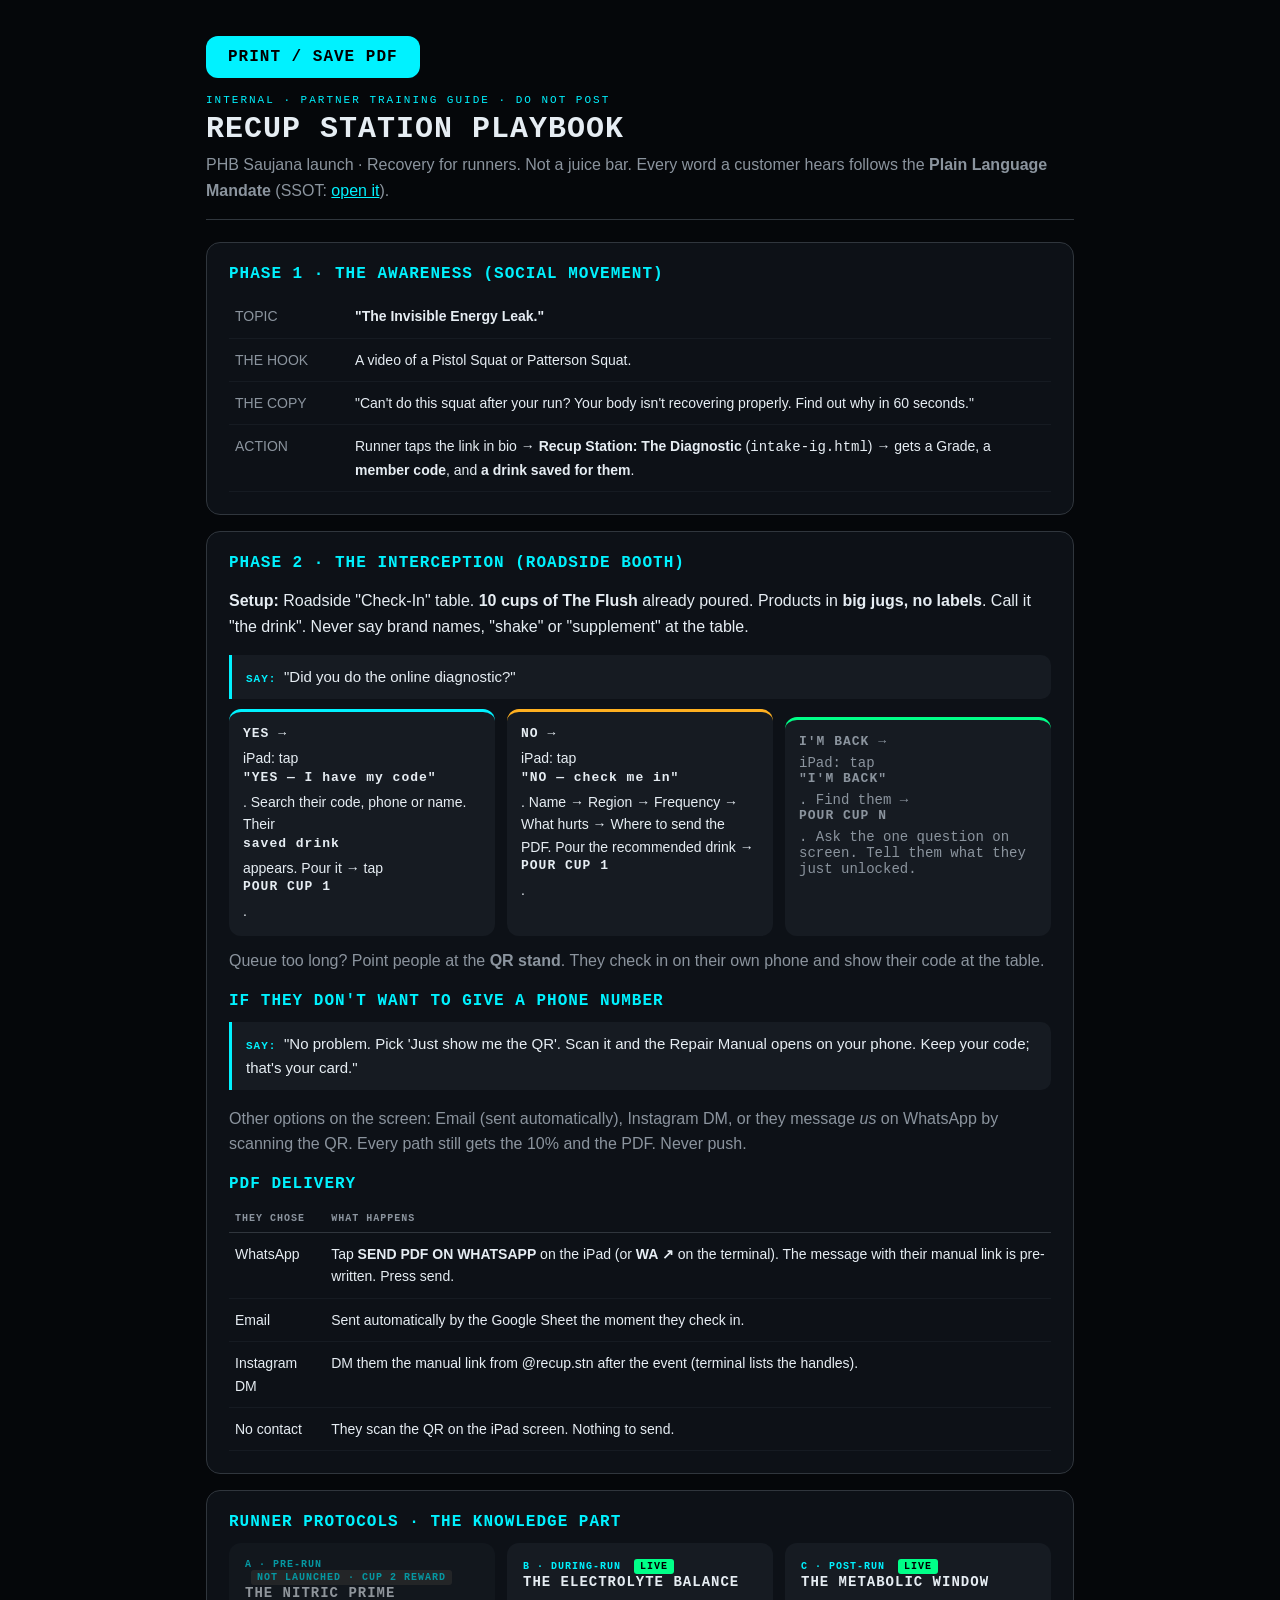
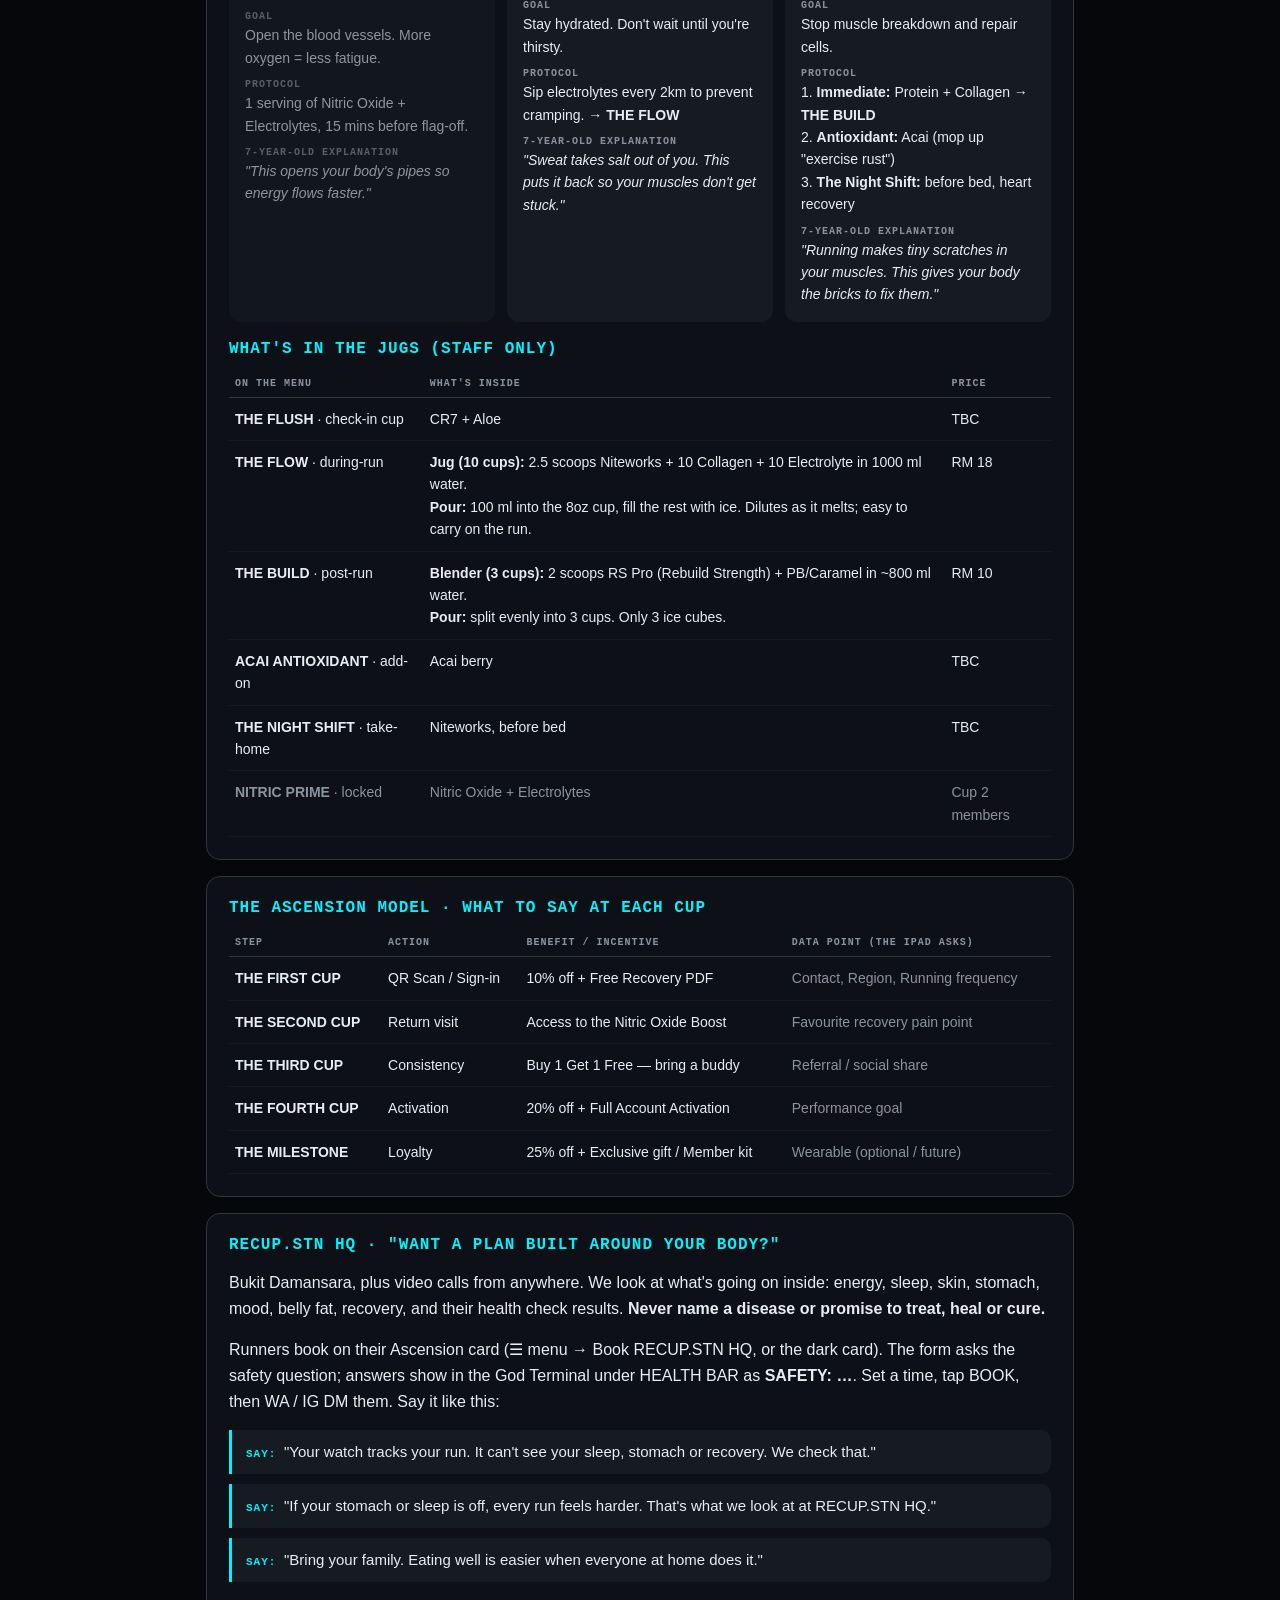
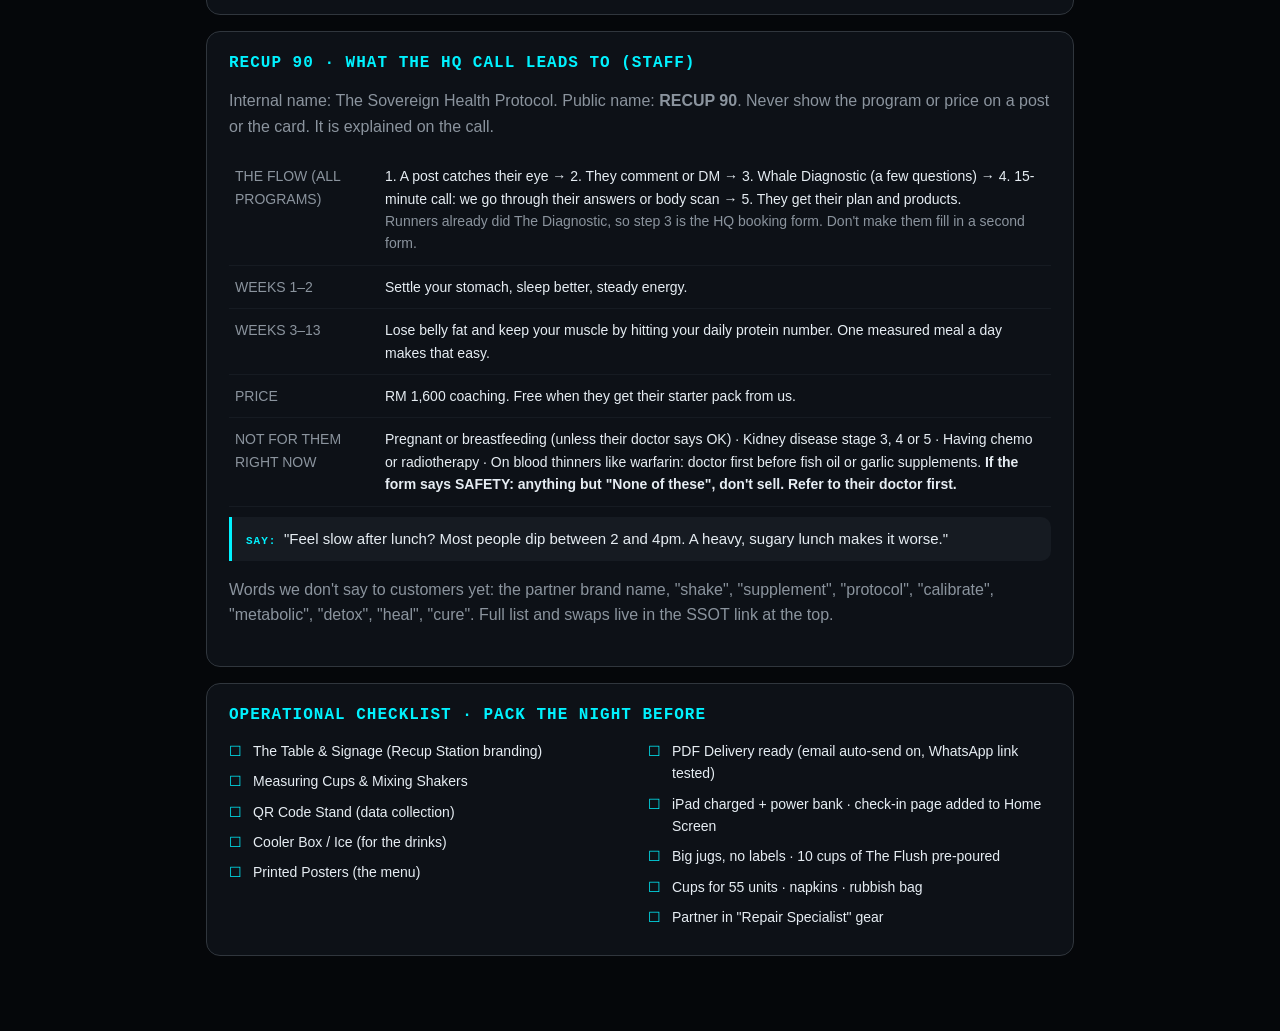
<file: playbook.html>
<!DOCTYPE html>
<html lang="en">
<head>
<meta charset="UTF-8">
<meta name="viewport" content="width=device-width, initial-scale=1.0">
<title>Recup Station · Partner Playbook</title>
<link rel="stylesheet" href="assets/recup.css">
<style>
  body { font-family: var(--sans); line-height: 1.6; }
  .doc { max-width: 900px; margin: 0 auto; padding: 28px 16px 60px; }
  header { border-bottom: 1px solid var(--border); padding-bottom: 16px; margin-bottom: 22px; }
  .kicker { font: 11px var(--mono); letter-spacing: 2px; color: var(--accent); }
  h1 { font: 800 30px var(--mono); margin: 6px 0; letter-spacing: 1px; }
  h2 { font: 800 16px var(--mono); letter-spacing: 1px; color: var(--accent); margin: 0 0 12px; }
  .sec { background: var(--panel); border: 1px solid var(--border); border-radius: 14px; padding: 22px; margin-bottom: 16px; break-inside: avoid; }
  .muted { color: var(--muted); }
  table { width: 100%; border-collapse: collapse; font-size: 14px; }
  th { text-align: left; font: 700 10px var(--mono); letter-spacing: 1px; color: var(--muted); padding: 8px 6px; border-bottom: 1px solid var(--border); }
  td { padding: 10px 6px; border-bottom: 1px solid #161b22; vertical-align: top; }
  .flow { display: grid; grid-template-columns: repeat(3, 1fr); gap: 12px; }
  .flow div { background: var(--panel-2); border-radius: 12px; padding: 14px; font-size: 14px; }
  .flow b { font: 800 13px var(--mono); display: block; margin-bottom: 6px; letter-spacing: 1px; }
  .flow .yes { border-top: 3px solid var(--accent); } .flow .no { border-top: 3px solid var(--warn); } .flow .back { border-top: 3px solid var(--success); }
  .say { background: var(--panel-2); border-left: 3px solid var(--accent); padding: 10px 14px; border-radius: 0 10px 10px 0; margin: 10px 0; font-size: 15px; }
  .say::before { content: 'SAY: '; font: 700 11px var(--mono); color: var(--accent); letter-spacing: 1px; }
  .proto { display: grid; grid-template-columns: 1fr 1fr 1fr; gap: 12px; }
  .proto > div { background: var(--panel-2); border-radius: 12px; padding: 16px; }
  .proto h3 { margin: 0; font: 800 14px var(--mono); letter-spacing: 1px; }
  .proto .ph { font: 700 10px var(--mono); letter-spacing: 1px; color: var(--accent); }
  .proto .lbl { font: 700 10px var(--mono); letter-spacing: 1px; color: var(--muted); margin-top: 10px; }
  .proto p { margin: 2px 0 0; font-size: 14px; }
  .kid { font-style: italic; color: var(--text); }
  .locked { opacity: .6; position: relative; }
  .badge2 { display: inline-block; font: 700 10px var(--mono); padding: 2px 6px; border-radius: 3px; background: #333; margin-left: 6px; }
  .badge2.live { background: var(--success); color: #000; }
  ul.chk { list-style: none; padding: 0; margin: 0; columns: 2; }
  ul.chk li { padding: 4px 0 4px 24px; position: relative; font-size: 14px; break-inside: avoid; }
  ul.chk li::before { content: '☐'; position: absolute; left: 0; color: var(--accent); }
  .print { margin-bottom: 16px; }
  @media (max-width: 700px) { .flow, .proto { grid-template-columns: 1fr; } ul.chk { columns: 1; } }
  @media print { @page { size: A4; margin: 12mm; } html, body { -webkit-print-color-adjust: exact; print-color-adjust: exact; background: #05070a !important; } .print { display: none; } }
</style>
</head>
<body>
<div class="doc">
  <button class="btn print" onclick="window.print()" style="width:auto;padding:12px 22px">PRINT / SAVE PDF</button>
  <header>
    <div class="kicker">INTERNAL · PARTNER TRAINING GUIDE · DO NOT POST</div>
    <h1>RECUP STATION PLAYBOOK</h1>
    <div class="muted">PHB Saujana launch · Recovery for runners. Not a juice bar. Every word a customer hears follows the <b>Plain Language Mandate</b> (SSOT: <a href="https://claude.ai/artifact/QQsoLdJFPAVo6usBZE8Z9v" style="color:var(--accent)">open it</a>).</div>
  </header>

  <div class="sec">
    <h2>PHASE 1 · THE AWARENESS (SOCIAL MOVEMENT)</h2>
    <table>
      <tr><td style="width:120px" class="muted">TOPIC</td><td><b>"The Invisible Energy Leak."</b></td></tr>
      <tr><td class="muted">THE HOOK</td><td>A video of a Pistol Squat or Patterson Squat.</td></tr>
      <tr><td class="muted">THE COPY</td><td>"Can't do this squat after your run? Your body isn't recovering properly. Find out why in 60 seconds."</td></tr>
      <tr><td class="muted">ACTION</td><td>Runner taps the link in bio → <b>Recup Station: The Diagnostic</b> (<code>intake-ig.html</code>) → gets a Grade, a <b>member code</b>, and <b>a drink saved for them</b>.</td></tr>
    </table>
  </div>

  <div class="sec">
    <h2>PHASE 2 · THE INTERCEPTION (ROADSIDE BOOTH)</h2>
    <p><b>Setup:</b> Roadside "Check-In" table. <b>10 cups of The Flush</b> already poured. Products in <b>big jugs, no labels</b>. Call it "the drink". Never say brand names, "shake" or "supplement" at the table.</p>
    <div class="say">"Did you do the online diagnostic?"</div>
    <div class="flow">
      <div class="yes"><b>YES →</b>iPad: tap <b>"YES — I have my code"</b>. Search their code, phone or name. Their <b>saved drink</b> appears. Pour it → tap <b>POUR CUP 1</b>.</div>
      <div class="no"><b>NO →</b>iPad: tap <b>"NO — check me in"</b>. Name → Region → Frequency → What hurts → Where to send the PDF. Pour the recommended drink → <b>POUR CUP 1</b>.</div>
      <div class="back"><b>I'M BACK →</b>iPad: tap <b>"I'M BACK"</b>. Find them → <b>POUR CUP N</b>. Ask the one question on screen. Tell them what they just unlocked.</div>
    </div>
    <p class="muted" style="margin-top:12px">Queue too long? Point people at the <b>QR stand</b>. They check in on their own phone and show their code at the table.</p>
    <h2 style="margin-top:18px">IF THEY DON'T WANT TO GIVE A PHONE NUMBER</h2>
    <div class="say">"No problem. Pick 'Just show me the QR'. Scan it and the Repair Manual opens on your phone. Keep your code; that's your card."</div>
    <p class="muted">Other options on the screen: Email (sent automatically), Instagram DM, or they message <i>us</i> on WhatsApp by scanning the QR. Every path still gets the 10% and the PDF. Never push.</p>
    <h2 style="margin-top:18px">PDF DELIVERY</h2>
    <table>
      <tr><th>THEY CHOSE</th><th>WHAT HAPPENS</th></tr>
      <tr><td>WhatsApp</td><td>Tap <b>SEND PDF ON WHATSAPP</b> on the iPad (or <b>WA ↗</b> on the terminal). The message with their manual link is pre-written. Press send.</td></tr>
      <tr><td>Email</td><td>Sent automatically by the Google Sheet the moment they check in.</td></tr>
      <tr><td>Instagram DM</td><td>DM them the manual link from @recup.stn after the event (terminal lists the handles).</td></tr>
      <tr><td>No contact</td><td>They scan the QR on the iPad screen. Nothing to send.</td></tr>
    </table>
  </div>

  <div class="sec">
    <h2>RUNNER PROTOCOLS · THE KNOWLEDGE PART</h2>
    <div class="proto">
      <div class="locked"><div class="ph">A · PRE-RUN <span class="badge2">NOT LAUNCHED · CUP 2 REWARD</span></div><h3>THE NITRIC PRIME</h3>
        <div class="lbl">GOAL</div><p>Open the blood vessels. More oxygen = less fatigue.</p>
        <div class="lbl">PROTOCOL</div><p>1 serving of Nitric Oxide + Electrolytes, 15 mins before flag-off.</p>
        <div class="lbl">7-YEAR-OLD EXPLANATION</div><p class="kid">"This opens your body's pipes so energy flows faster."</p></div>
      <div><div class="ph">B · DURING-RUN <span class="badge2 live">LIVE</span></div><h3>THE ELECTROLYTE BALANCE</h3>
        <div class="lbl">GOAL</div><p>Stay hydrated. Don't wait until you're thirsty.</p>
        <div class="lbl">PROTOCOL</div><p>Sip electrolytes every 2km to prevent cramping. → <b>THE FLOW</b></p>
        <div class="lbl">7-YEAR-OLD EXPLANATION</div><p class="kid">"Sweat takes salt out of you. This puts it back so your muscles don't get stuck."</p></div>
      <div><div class="ph">C · POST-RUN <span class="badge2 live">LIVE</span></div><h3>THE METABOLIC WINDOW</h3>
        <div class="lbl">GOAL</div><p>Stop muscle breakdown and repair cells.</p>
        <div class="lbl">PROTOCOL</div><p>1. <b>Immediate:</b> Protein + Collagen → <b>THE BUILD</b><br>2. <b>Antioxidant:</b> Acai (mop up "exercise rust")<br>3. <b>The Night Shift:</b> before bed, heart recovery</p>
        <div class="lbl">7-YEAR-OLD EXPLANATION</div><p class="kid">"Running makes tiny scratches in your muscles. This gives your body the bricks to fix them."</p></div>
    </div>
    <h2 style="margin-top:18px">WHAT'S IN THE JUGS (STAFF ONLY)</h2>
    <table>
      <tr><th>ON THE MENU</th><th>WHAT'S INSIDE</th><th>PRICE</th></tr>
      <tr><td><b>THE FLUSH</b> · check-in cup</td><td>CR7 + Aloe</td><td id="pFlush"></td></tr>
      <tr><td><b>THE FLOW</b> · during-run</td><td><b>Jug (10 cups):</b> 2.5 scoops Niteworks + 10 Collagen + 10 Electrolyte in 1000 ml water.<br><b>Pour:</b> 100 ml into the 8oz cup, fill the rest with ice. Dilutes as it melts; easy to carry on the run.</td><td id="pFlow"></td></tr>
      <tr><td><b>THE BUILD</b> · post-run</td><td><b>Blender (3 cups):</b> 2 scoops RS Pro (Rebuild Strength) + PB/Caramel in ~800 ml water.<br><b>Pour:</b> split evenly into 3 cups. Only 3 ice cubes.</td><td id="pBuild"></td></tr>
      <tr><td><b>ACAI ANTIOXIDANT</b> · add-on</td><td>Acai berry</td><td>TBC</td></tr>
      <tr><td><b>THE NIGHT SHIFT</b> · take-home</td><td>Niteworks, before bed</td><td>TBC</td></tr>
      <tr class="muted"><td><b>NITRIC PRIME</b> · locked</td><td>Nitric Oxide + Electrolytes</td><td>Cup 2 members</td></tr>
    </table>
  </div>

  <div class="sec">
    <h2>THE ASCENSION MODEL · WHAT TO SAY AT EACH CUP</h2>
    <table id="ladder"><tr><th>STEP</th><th>ACTION</th><th>BENEFIT / INCENTIVE</th><th>DATA POINT (THE IPAD ASKS)</th></tr></table>
  </div>

  <div class="sec">
    <h2>RECUP.STN HQ · "WANT A PLAN BUILT AROUND YOUR BODY?"</h2>
    <p>Bukit Damansara, plus video calls from anywhere. We look at what's going on inside: energy, sleep, skin, stomach, mood, belly fat, recovery, and their health check results. <b>Never name a disease or promise to treat, heal or cure.</b></p>
    <p>Runners book on their Ascension card (☰ menu → Book RECUP.STN HQ, or the dark card). The form asks the safety question; answers show in the God Terminal under HEALTH BAR as <b>SAFETY: …</b>. Set a time, tap BOOK, then WA / IG DM them. Say it like this:</p>
    <div class="say">"Your watch tracks your run. It can't see your sleep, stomach or recovery. We check that."</div>
    <div class="say">"If your stomach or sleep is off, every run feels harder. That's what we look at at RECUP.STN HQ."</div>
    <div class="say">"Bring your family. Eating well is easier when everyone at home does it."</div>
  </div>

  <div class="sec">
    <h2>RECUP 90 · WHAT THE HQ CALL LEADS TO (STAFF)</h2>
    <p class="muted">Internal name: The Sovereign Health Protocol. Public name: <b>RECUP 90</b>. Never show the program or price on a post or the card. It is explained on the call.</p>
    <table>
      <tr><td style="width:150px" class="muted">THE FLOW (ALL PROGRAMS)</td><td>1. A post catches their eye → 2. They comment or DM → 3. Whale Diagnostic (a few questions) → 4. 15-minute call: we go through their answers or body scan → 5. They get their plan and products.<br><span class="muted">Runners already did The Diagnostic, so step 3 is the HQ booking form. Don't make them fill in a second form.</span></td></tr>
      <tr><td class="muted">WEEKS 1–2</td><td>Settle your stomach, sleep better, steady energy.</td></tr>
      <tr><td class="muted">WEEKS 3–13</td><td>Lose belly fat and keep your muscle by hitting your daily protein number. One measured meal a day makes that easy.</td></tr>
      <tr><td class="muted">PRICE</td><td>RM 1,600 coaching. Free when they get their starter pack from us.</td></tr>
      <tr><td class="muted">NOT FOR THEM RIGHT NOW</td><td>Pregnant or breastfeeding (unless their doctor says OK) · Kidney disease stage 3, 4 or 5 · Having chemo or radiotherapy · On blood thinners like warfarin: doctor first before fish oil or garlic supplements. <b>If the form says SAFETY: anything but "None of these", don't sell. Refer to their doctor first.</b></td></tr>
    </table>
    <div class="say">"Feel slow after lunch? Most people dip between 2 and 4pm. A heavy, sugary lunch makes it worse."</div>
    <p class="muted">Words we don't say to customers yet: the partner brand name, "shake", "supplement", "protocol", "calibrate", "metabolic", "detox", "heal", "cure". Full list and swaps live in the SSOT link at the top.</p>
  </div>

  <div class="sec">
    <h2>OPERATIONAL CHECKLIST · PACK THE NIGHT BEFORE</h2>
    <ul class="chk">
      <li>The Table &amp; Signage (Recup Station branding)</li>
      <li>Measuring Cups &amp; Mixing Shakers</li>
      <li>QR Code Stand (data collection)</li>
      <li>Cooler Box / Ice (for the drinks)</li>
      <li>Printed Posters (the menu)</li>
      <li>PDF Delivery ready (email auto-send on, WhatsApp link tested)</li>
      <li>iPad charged + power bank · check-in page added to Home Screen</li>
      <li>Big jugs, no labels · 10 cups of The Flush pre-poured</li>
      <li>Cups for 55 units · napkins · rubbish bag</li>
      <li>Partner in "Repair Specialist" gear</li>
    </ul>
  </div>
</div>
<script src="assets/recup-core.js"></script>
<script>
  const C = RECUP_CONFIG; const $ = id => document.getElementById(id);
  const pr = p => p.price ? 'RM ' + p.price : 'TBC';
  $('pFlush').textContent = pr(C.PROTOCOLS.FLUSH); $('pFlow').textContent = pr(C.PROTOCOLS.N01); $('pBuild').textContent = pr(C.PROTOCOLS.N02);
  $('ladder').innerHTML += C.LADDER.map(r => `<tr><td><b>${r.name}</b></td><td>${r.step}</td><td>${r.reward}</td><td class="muted">${r.data}</td></tr>`).join('');
</script>
</body>
</html>
</file>
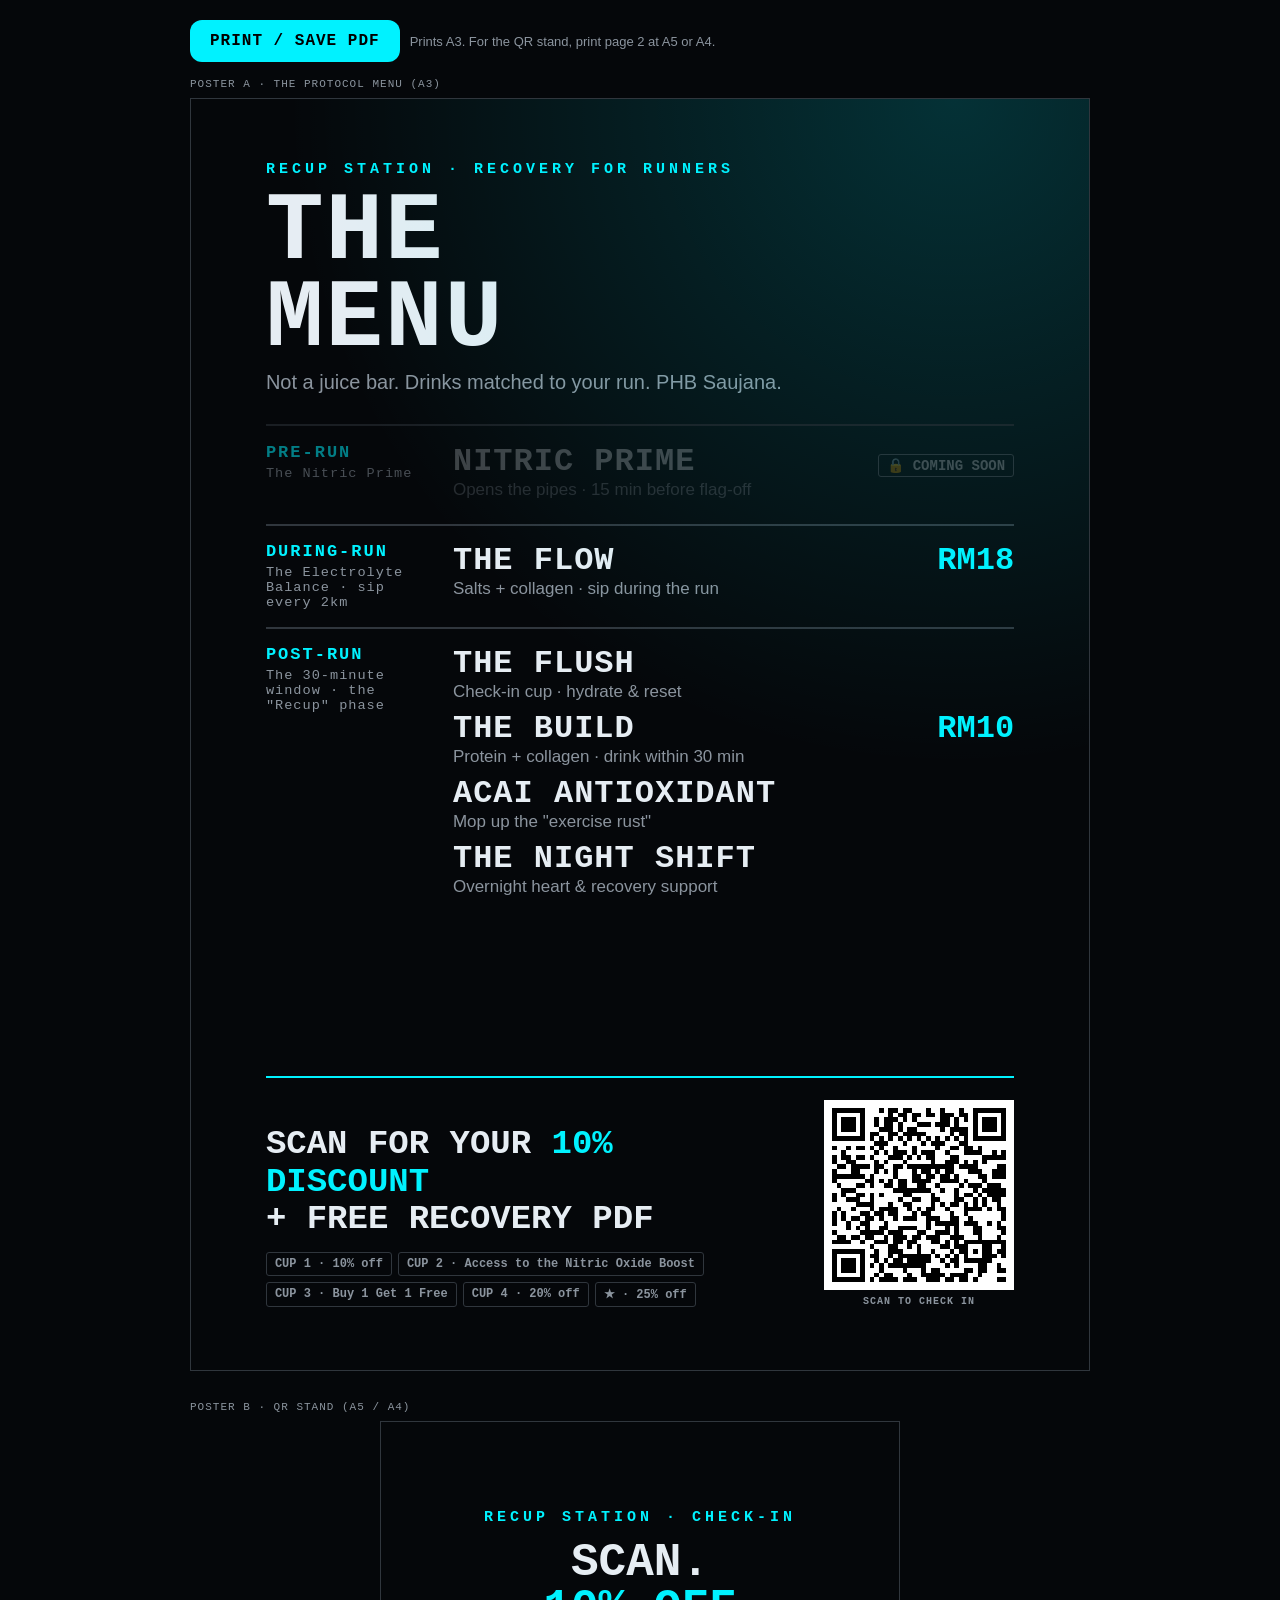
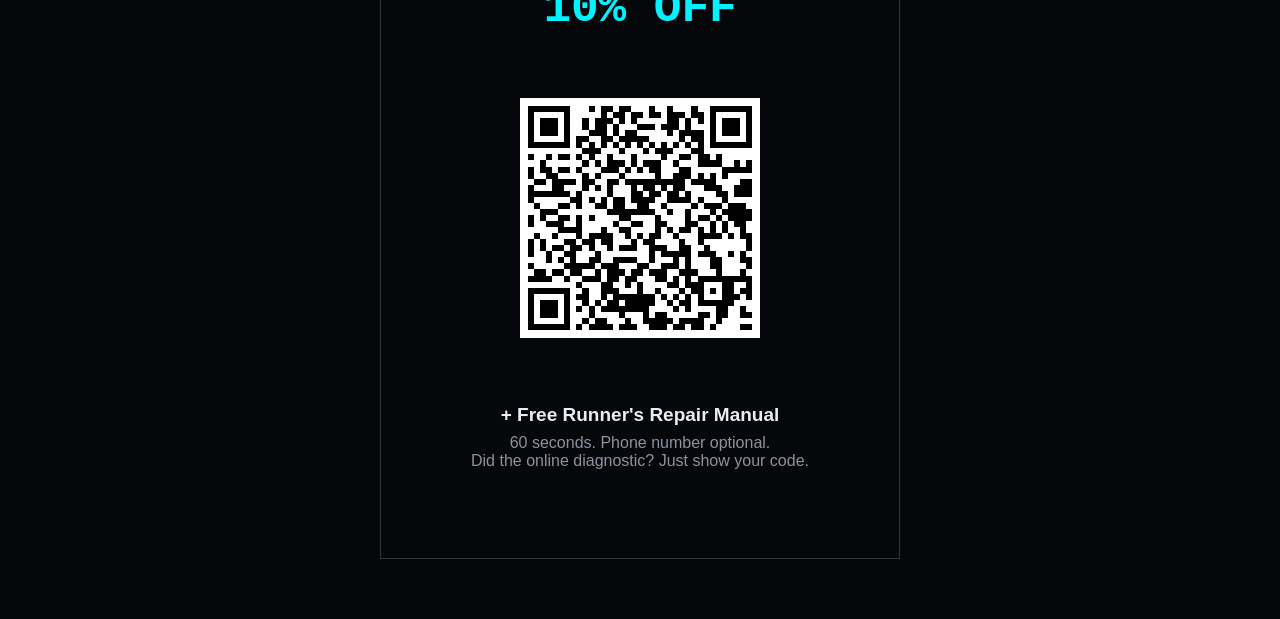
<file: poster.html>
<!DOCTYPE html>
<html lang="en">
<head>
<meta charset="UTF-8">
<meta name="viewport" content="width=device-width, initial-scale=1.0">
<title>Recup Station · Posters</title>
<link rel="stylesheet" href="assets/recup.css">
<style>
  body { font-family: var(--sans); padding: 20px 16px 60px; }
  .bar { max-width: 900px; margin: 0 auto 16px; display: flex; gap: 10px; flex-wrap: wrap; align-items: center; }
  .bar .btn { width: auto; margin: 0; padding: 12px 20px; }
  .warn-box { max-width: 900px; margin: 0 auto 16px; border: 1px solid var(--warn); color: var(--warn); padding: 10px 14px; border-radius: 8px; font-size: 13px; }
  .poster { max-width: 900px; aspect-ratio: 297 / 420; margin: 0 auto 30px; background: #05070a; border: 1px solid var(--border); padding: 5% 6%; display: flex; flex-direction: column; position: relative; overflow: hidden; }
  .poster::before { content: ''; position: absolute; inset: 0; background: radial-gradient(circle at 85% 0%, rgba(0,242,255,.18), transparent 45%); pointer-events: none; }
  .p-kicker { font: 700 clamp(10px, 1.5vw, 15px) var(--mono); letter-spacing: 4px; color: var(--accent); }
  .p-title { font: 800 clamp(40px, 9vw, 96px)/.9 var(--mono); letter-spacing: 2px; margin: 12px 0 8px; }
  .p-sub { font-size: clamp(13px, 1.9vw, 20px); color: var(--muted); margin-bottom: 4%; }
  .phase { border-top: 2px solid var(--border); padding: 2.2% 0; display: grid; grid-template-columns: 22% 1fr; gap: 3%; }
  .phase .lab { font: 800 clamp(11px, 1.6vw, 17px) var(--mono); letter-spacing: 2px; color: var(--accent); }
  .phase .lab small { display: block; color: var(--muted); font-weight: 400; letter-spacing: 1px; margin-top: 4px; font-size: .8em; }
  .item { display: flex; justify-content: space-between; align-items: baseline; gap: 12px; margin-bottom: 1.4%; }
  .item .nm { font: 800 clamp(16px, 3vw, 32px) var(--mono); letter-spacing: 1px; }
  .item .ds { font-size: clamp(11px, 1.6vw, 17px); color: var(--muted); }
  .item .pr { font: 800 clamp(16px, 3vw, 32px) var(--mono); color: var(--accent); white-space: nowrap; }
  .locked { opacity: .5; }
  .lock { font: 700 clamp(9px, 1.3vw, 14px) var(--mono); border: 1px solid var(--muted); padding: 2px 8px; border-radius: 3px; white-space: nowrap; }
  .foot { margin-top: auto; display: grid; grid-template-columns: 1fr auto; gap: 4%; align-items: end; border-top: 2px solid var(--accent); padding-top: 3%; }
  .hook { font: 800 clamp(16px, 3.2vw, 34px)/1.1 var(--mono); }
  .hook span { color: var(--accent); }
  .ladder { display: flex; gap: 6px; margin-top: 14px; flex-wrap: wrap; }
  .ladder div { font: 700 clamp(8px, 1.2vw, 12px) var(--mono); border: 1px solid var(--border); padding: 4px 8px; border-radius: 3px; color: var(--muted); }
  .qr img { width: clamp(90px, 18vw, 190px); height: auto; background: #fff; padding: 8px; display: block; image-rendering: pixelated; }
  .qr div { font: 700 10px var(--mono); letter-spacing: 1px; text-align: center; margin-top: 6px; color: var(--muted); }
  /* A5 QR stand */
  .stand { max-width: 520px; aspect-ratio: 148 / 210; margin: 0 auto; background: #05070a; border: 1px solid var(--border); padding: 7%; text-align: center; display: flex; flex-direction: column; justify-content: space-between; }
  .stand h2 { font: 800 clamp(28px, 7vw, 46px)/1 var(--mono); margin: 0; }
  .stand .qr img { width: 70%; margin: 0 auto; }
  .stand p { color: var(--muted); font-size: clamp(12px, 2.4vw, 16px); margin: 0; }
  @media print {
    @page { size: A3; margin: 0; }
    body { padding: 0; background: #05070a; -webkit-print-color-adjust: exact; print-color-adjust: exact; }
    .bar, .warn-box, .label { display: none; }
    .poster, .stand { max-width: none; width: 100%; border: none; margin: 0; page-break-after: always; }
    .poster { height: 100vh; aspect-ratio: auto; }
    .stand { height: 100vh; aspect-ratio: auto; justify-content: space-around; }
  }
  .label { max-width: 900px; margin: 0 auto 8px; font: 11px var(--mono); color: var(--muted); letter-spacing: 1px; }
</style>
</head>
<body>
<div class="bar"><button class="btn" onclick="window.print()">PRINT / SAVE PDF</button><span class="muted" style="font-size:13px">Prints A3. For the QR stand, print page 2 at A5 or A4.</span></div>
<div class="warn-box" id="warn" style="display:none">⚠ SITE_URL isn't set in assets/recup-core.js, so these QR codes point to this computer and won't work on runners' phones. Host the site first, set SITE_URL, then print.</div>

<div class="label">POSTER A · THE PROTOCOL MENU (A3)</div>
<div class="poster">
  <div class="p-kicker">RECUP STATION · RECOVERY FOR RUNNERS</div>
  <div class="p-title">THE<br>MENU</div>
  <div class="p-sub">Not a juice bar. Drinks matched to your run. PHB Saujana.</div>
  <div id="menu"></div>
  <div class="foot">
    <div>
      <div class="hook">SCAN FOR YOUR <span>10% DISCOUNT</span><br>+ FREE RECOVERY PDF</div>
      <div class="ladder" id="ladder"></div>
    </div>
    <div class="qr" id="qr1"></div>
  </div>
</div>

<div class="label">POSTER B · QR STAND (A5 / A4)</div>
<div class="stand">
  <div><div class="p-kicker">RECUP STATION · CHECK-IN</div><h2 style="margin-top:14px">SCAN.<br><span class="accent">10% OFF</span></h2></div>
  <div class="qr" id="qr2"></div>
  <div><p style="color:var(--text);font-weight:700;font-size:clamp(14px,2.8vw,19px)">+ Free Runner's Repair Manual</p><p style="margin-top:8px">60 seconds. Phone number optional.<br>Did the online diagnostic? Just show your code.</p></div>
</div>

<script src="assets/qrcode.js"></script>
<script src="assets/recup-core.js"></script>
<script>
  const C = RECUP_CONFIG; const $ = id => document.getElementById(id);
  if (!C.SITE_URL) $('warn').style.display = 'block';
  const price = p => p.locked ? '<span class="lock">🔒 COMING SOON</span>' : `<span class="pr">${p.price ? 'RM' + p.price : ''}</span>`;
  const item = p => `<div class="item ${p.locked ? 'locked' : ''}"><div><div class="nm">${p.name}</div><div class="ds">${p.tag}</div></div>${price(p)}</div>`;
  $('menu').innerHTML = `
    <div class="phase locked"><div class="lab">PRE-RUN<small>The Nitric Prime</small></div><div>${item(C.ADDONS.NITRIC)}</div></div>
    <div class="phase"><div class="lab">DURING-RUN<small>The Electrolyte Balance · sip every 2km</small></div><div>${item(C.PROTOCOLS.N01)}</div></div>
    <div class="phase"><div class="lab">POST-RUN<small>The 30-minute window · the "Recup" phase</small></div><div>${item(C.PROTOCOLS.FLUSH)}${item(C.PROTOCOLS.N02)}${item(C.ADDONS.ACAI)}${item(C.ADDONS.NIGHT)}</div></div>`;
  $('ladder').innerHTML = C.LADDER.map(r => `<div>${r.cup === C.LADDER.length ? '★' : 'CUP ' + r.cup} · ${r.reward.split(' + ')[0].split(' — ')[0]}</div>`).join('');
  function qr(el, text) { try { const q = qrcode(0, 'M'); q.addData(text); q.make(); $(el).innerHTML = q.createImgTag(6, 0); } catch {} }
  const checkin = RECUP.siteUrl('intake-ipad.html?src=qr');
  qr('qr1', checkin); $('qr1').insertAdjacentHTML('beforeend', '<div>SCAN TO CHECK IN</div>');
  qr('qr2', checkin);
</script>
</body>
</html>
</file>
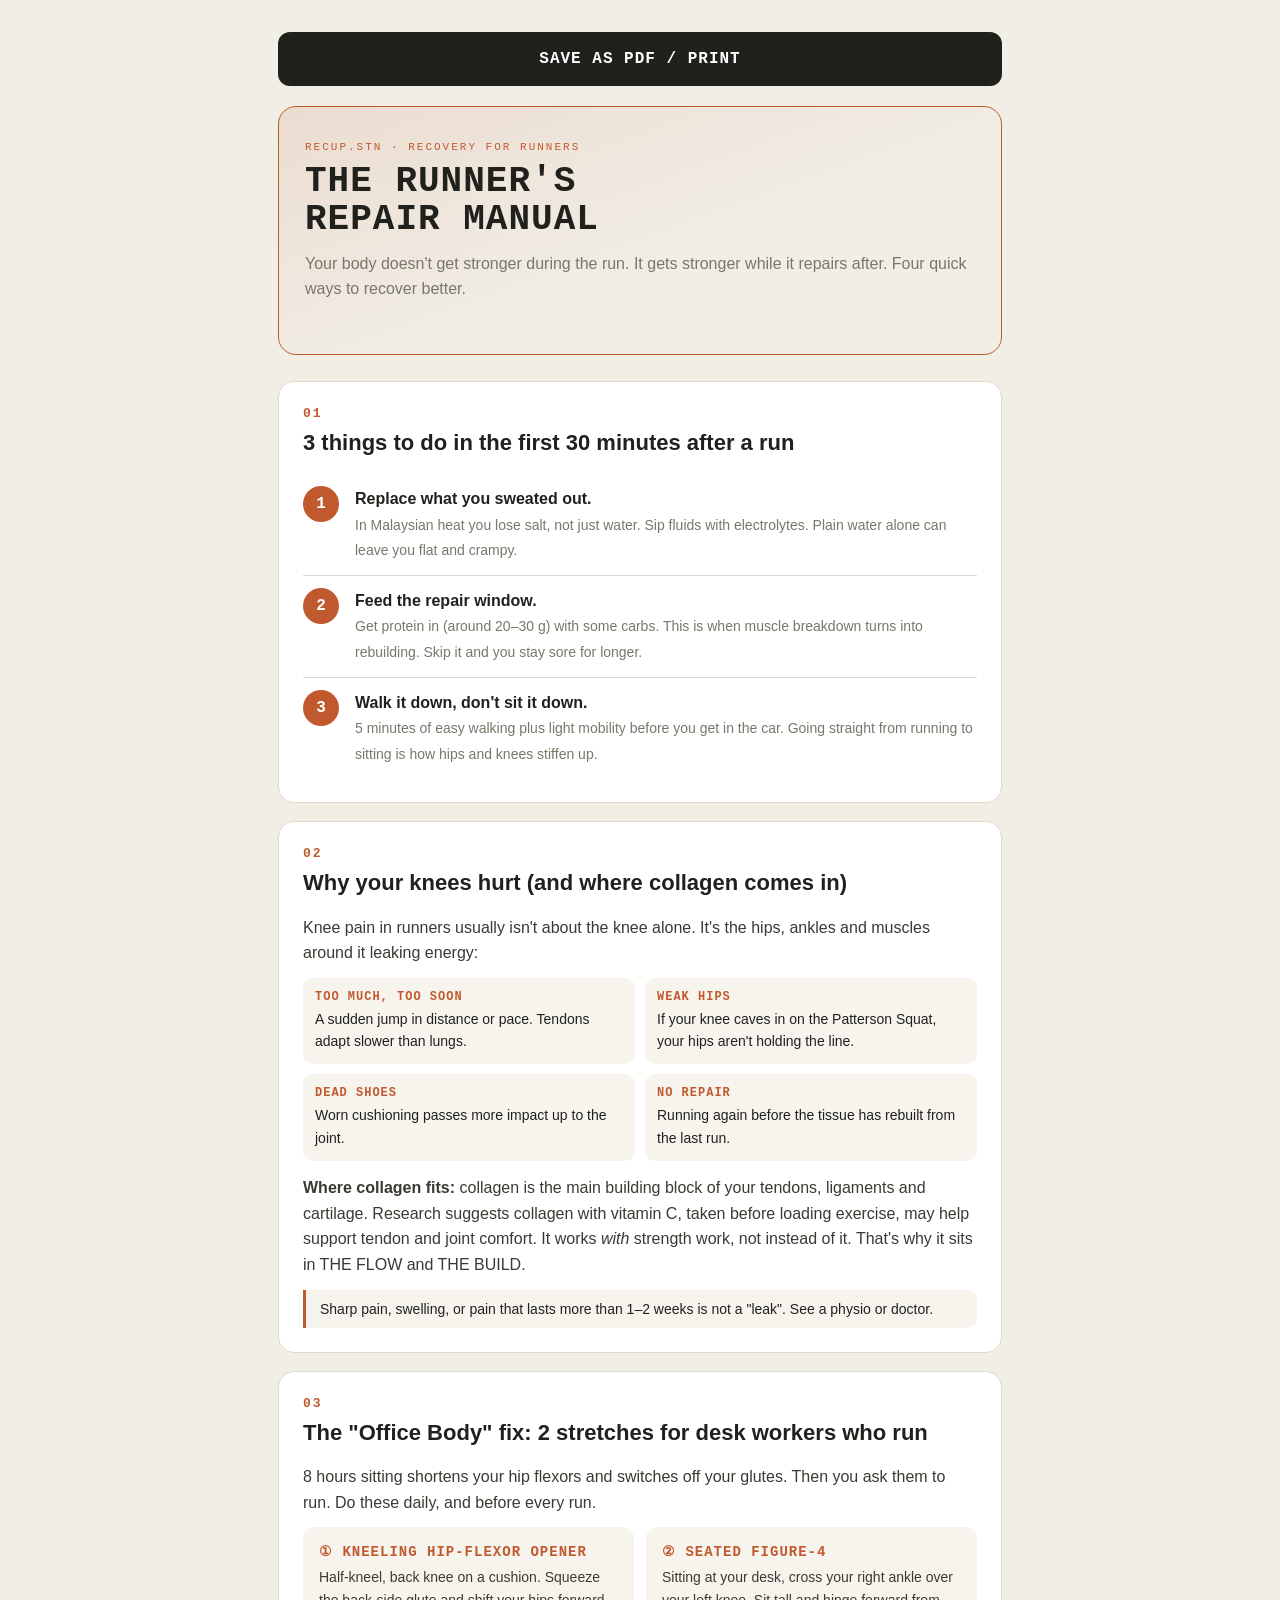
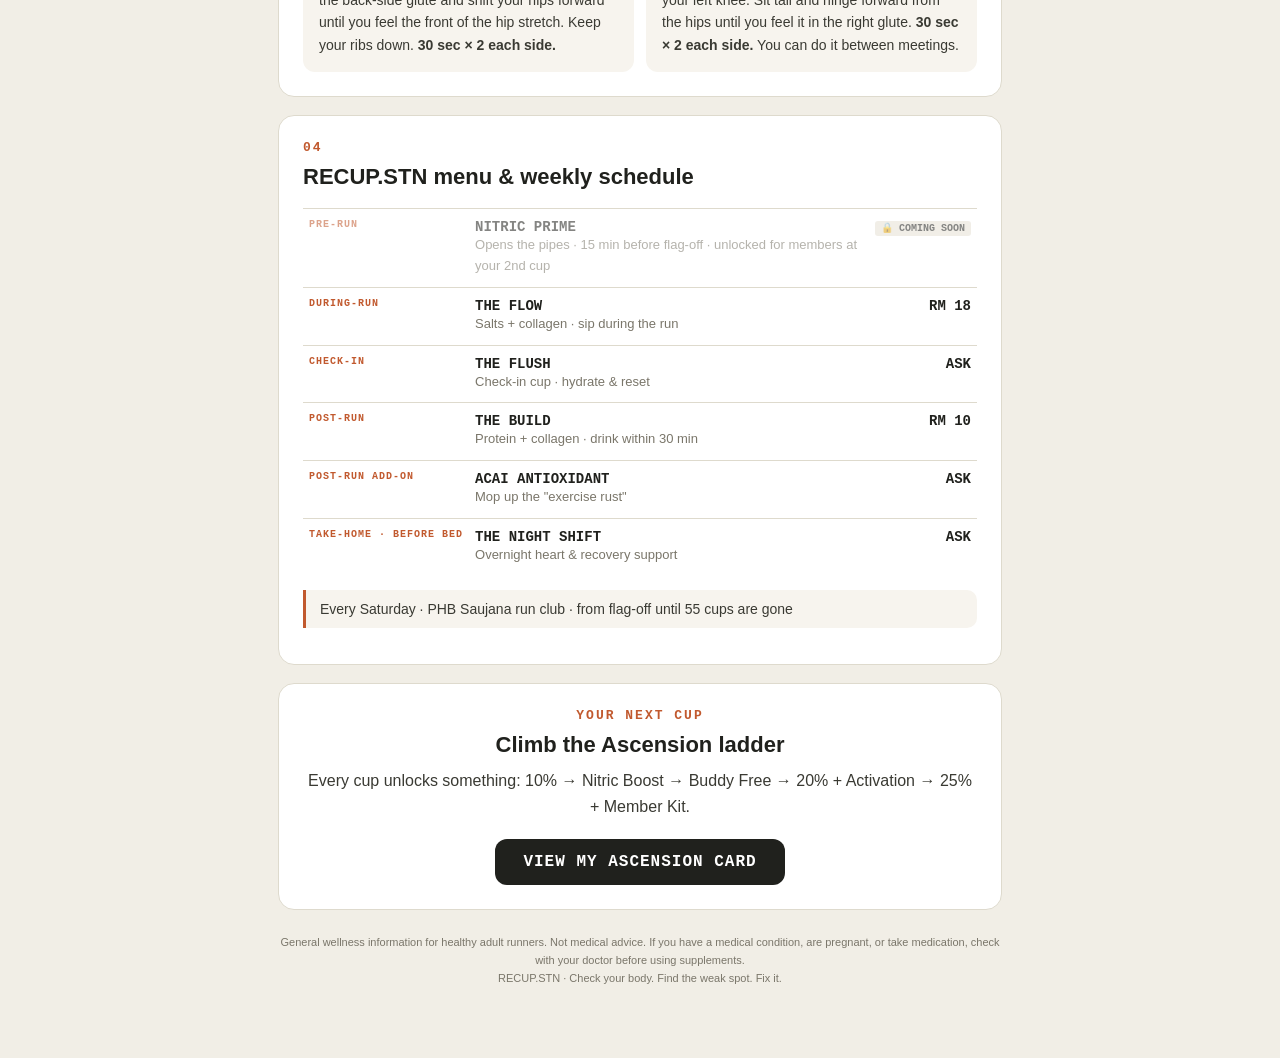
<file: repair-manual.html>
<!DOCTYPE html>
<html lang="en">
<head>
<meta charset="UTF-8">
<meta name="viewport" content="width=device-width, initial-scale=1.0">
<title>The Runner's Repair Manual · RECUP.STN</title>
<link rel="stylesheet" href="assets/recup.css">
<link rel="stylesheet" href="assets/brand.css">
<style>
  body { font-family: var(--sans); line-height: 1.6; }
  .doc { max-width: 760px; margin: 0 auto; padding: 32px 18px 60px; }
  .cover { border: 1px solid var(--accent); border-radius: 18px; padding: 34px 26px; background: linear-gradient(160deg, rgba(var(--accent-rgb),.12), transparent 60%); margin-bottom: 26px; }
  .kicker { font: 11px var(--mono); letter-spacing: 2px; color: var(--accent); }
  .cover h1 { font: 800 36px/1.05 var(--mono); letter-spacing: 1px; margin: 10px 0 12px; text-transform: uppercase; }
  .cover p { color: var(--muted); margin: 0; }
  .for { margin-top: 18px; font: 13px var(--mono); color: var(--text); }
  .sec { background: var(--panel); border: 1px solid var(--border); border-radius: 16px; padding: 24px; margin-bottom: 18px; break-inside: avoid; }
  .sec .n { font: 800 13px var(--mono); color: var(--accent); letter-spacing: 2px; }
  .sec h2 { margin: 4px 0 14px; font-size: 22px; }
  .sec p { color: var(--text-2); margin: 0 0 12px; }
  ol.big { list-style: none; counter-reset: s; padding: 0; margin: 0; }
  ol.big li { counter-increment: s; display: grid; grid-template-columns: 40px 1fr; gap: 12px; padding: 12px 0; border-top: 1px solid var(--border); }
  ol.big li:first-child { border-top: none; }
  ol.big li::before { content: counter(s); width: 36px; height: 36px; border-radius: 50%; background: var(--accent); color: var(--on-accent); font: 800 16px var(--mono); display: grid; place-items: center; }
  ol.big b { display: block; }
  ol.big span { color: var(--muted); font-size: 14px; }
  .why { display: grid; grid-template-columns: 1fr 1fr; gap: 10px; margin: 8px 0 14px; }
  .why div { background: var(--panel-2); border-radius: 10px; padding: 12px; font-size: 14px; }
  .why b { display: block; color: var(--accent); font: 700 12px var(--mono); letter-spacing: 1px; margin-bottom: 4px; }
  .stretch { display: grid; grid-template-columns: 1fr 1fr; gap: 12px; }
  .stretch div { background: var(--panel-2); border-radius: 12px; padding: 16px; }
  .stretch h3 { margin: 0 0 6px; font: 700 14px var(--mono); letter-spacing: 1px; color: var(--accent); }
  .stretch p { font-size: 14px; margin: 0; }
  .menu { width: 100%; border-collapse: collapse; font-size: 14px; }
  .menu td { padding: 10px 6px; border-top: 1px solid var(--border); vertical-align: top; }
  .menu .ph { font: 700 10px var(--mono); letter-spacing: 1px; color: var(--accent); white-space: nowrap; }
  .menu .nm { font: 800 14px var(--mono); }
  .menu .pr { text-align: right; font: 700 14px var(--mono); white-space: nowrap; }
  .menu tr.locked { opacity: .55; }
  .lock { font: 700 10px var(--mono); background: var(--track); padding: 2px 6px; border-radius: 3px; margin-left: 4px; }
  .callout { border-left: 3px solid var(--accent); padding: 8px 14px; background: var(--panel-2); border-radius: 0 10px 10px 0; font-size: 14px; }
  .disclaimer { font-size: 11px; color: var(--muted); text-align: center; margin-top: 24px; }
  .dl { display: flex; gap: 10px; margin-bottom: 20px; }
  .dl .btn { margin: 0; }
  @media (max-width: 560px) { .why, .stretch { grid-template-columns: 1fr; } .cover h1 { font-size: 28px; } }
  @media print {
    @page { size: A4; margin: 12mm; }
    html, body { background: var(--bg) !important; -webkit-print-color-adjust: exact; print-color-adjust: exact; }
    .doc { padding: 0; } .dl { display: none; } .sec { page-break-inside: avoid; }
  }
</style>
</head>
<body>
<div class="doc">
  <div class="dl"><button class="btn" onclick="window.print()">SAVE AS PDF / PRINT</button></div>

  <div class="cover">
    <div class="kicker">RECUP.STN · RECOVERY FOR RUNNERS</div>
    <h1>The Runner's<br>Repair Manual</h1>
    <p>Your body doesn't get stronger during the run. It gets stronger while it repairs after. Four quick ways to recover better.</p>
    <div class="for" id="forLine"></div>
  </div>

  <div class="sec">
    <div class="n">01</div>
    <h2>3 things to do in the first 30 minutes after a run</h2>
    <ol class="big">
      <li><div><b>Replace what you sweated out.</b><span>In Malaysian heat you lose salt, not just water. Sip fluids with electrolytes. Plain water alone can leave you flat and crampy.</span></div></li>
      <li><div><b>Feed the repair window.</b><span>Get protein in (around 20–30 g) with some carbs. This is when muscle breakdown turns into rebuilding. Skip it and you stay sore for longer.</span></div></li>
      <li><div><b>Walk it down, don't sit it down.</b><span>5 minutes of easy walking plus light mobility before you get in the car. Going straight from running to sitting is how hips and knees stiffen up.</span></div></li>
    </ol>
  </div>

  <div class="sec">
    <div class="n">02</div>
    <h2>Why your knees hurt (and where collagen comes in)</h2>
    <p>Knee pain in runners usually isn't about the knee alone. It's the hips, ankles and muscles around it leaking energy:</p>
    <div class="why">
      <div><b>TOO MUCH, TOO SOON</b>A sudden jump in distance or pace. Tendons adapt slower than lungs.</div>
      <div><b>WEAK HIPS</b>If your knee caves in on the Patterson Squat, your hips aren't holding the line.</div>
      <div><b>DEAD SHOES</b>Worn cushioning passes more impact up to the joint.</div>
      <div><b>NO REPAIR</b>Running again before the tissue has rebuilt from the last run.</div>
    </div>
    <p><b>Where collagen fits:</b> collagen is the main building block of your tendons, ligaments and cartilage. Research suggests collagen with vitamin C, taken before loading exercise, may help support tendon and joint comfort. It works <i>with</i> strength work, not instead of it. That's why it sits in THE FLOW and THE BUILD.</p>
    <div class="callout">Sharp pain, swelling, or pain that lasts more than 1–2 weeks is not a "leak". See a physio or doctor.</div>
  </div>

  <div class="sec">
    <div class="n">03</div>
    <h2>The "Office Body" fix: 2 stretches for desk workers who run</h2>
    <p>8 hours sitting shortens your hip flexors and switches off your glutes. Then you ask them to run. Do these daily, and before every run.</p>
    <div class="stretch">
      <div><h3>① KNEELING HIP-FLEXOR OPENER</h3><p>Half-kneel, back knee on a cushion. Squeeze the back-side glute and shift your hips forward until you feel the front of the hip stretch. Keep your ribs down. <b>30 sec × 2 each side.</b></p></div>
      <div><h3>② SEATED FIGURE-4</h3><p>Sitting at your desk, cross your right ankle over your left knee. Sit tall and hinge forward from the hips until you feel it in the right glute. <b>30 sec × 2 each side.</b> You can do it between meetings.</p></div>
    </div>
  </div>

  <div class="sec">
    <div class="n">04</div>
    <h2>RECUP.STN menu &amp; weekly schedule</h2>
    <table class="menu" id="menu"></table>
    <p style="margin-top:14px" class="callout" id="sched"></p>
  </div>

  <div class="sec" style="text-align:center">
    <div class="n">YOUR NEXT CUP</div>
    <h2 style="margin-bottom:6px">Climb the Ascension ladder</h2>
    <p id="ladderLine">Every cup unlocks something: 10% → Nitric Boost → Buddy Free → 20% + Activation → 25% + Member Kit.</p>
    <a class="btn" id="cardBtn" href="member.html" style="text-decoration:none;display:inline-block;width:auto;padding:14px 28px">VIEW MY ASCENSION CARD</a>
  </div>

  <p class="disclaimer">General wellness information for healthy adult runners. Not medical advice. If you have a medical condition, are pregnant, or take medication, check with your doctor before using supplements.<br>RECUP.STN · Check your body. Find the weak spot. Fix it.</p>
</div>

<script src="assets/recup-core.js"></script>
<script>
  const C = RECUP_CONFIG; const $ = id => document.getElementById(id);
  const price = p => p.locked ? '<span class="lock">🔒 COMING SOON</span>' : (p.price ? 'RM ' + p.price : 'ASK');
  const rows = [
    C.ADDONS.NITRIC,
    C.PROTOCOLS.N01,
    C.PROTOCOLS.FLUSH,
    C.PROTOCOLS.N02,
    C.ADDONS.ACAI,
    C.ADDONS.NIGHT,
  ];
  $('menu').innerHTML = rows.map(p => `<tr class="${p.locked ? 'locked' : ''}"><td class="ph">${p.phase}</td><td><div class="nm">${p.name}</div><div class="muted" style="font-size:13px">${p.tag}${p.locked ? ' · unlocked for members at your 2nd cup' : ''}</div></td><td class="pr">${price(p)}</td></tr>`).join('');
  $('sched').textContent = C.SCHEDULE;
  const code = new URLSearchParams(location.search).get('c');
  if (code) {
    $('cardBtn').href = 'member.html?c=' + encodeURIComponent(code);
    RECUP.getByCode(code).then(l => {
      const p = l && C.PROTOCOLS[l.protocol];
      $('forLine').innerHTML = l ? `PREPARED FOR ${String(l.name || '').split(' ')[0].toUpperCase()} · ${l.code}${p ? ` · YOUR DRINK: <span class="accent">${p.name}</span>` : ''}` : `MEMBER CODE ${code}`;
    });
  }
</script>
</body>
</html>
</file>
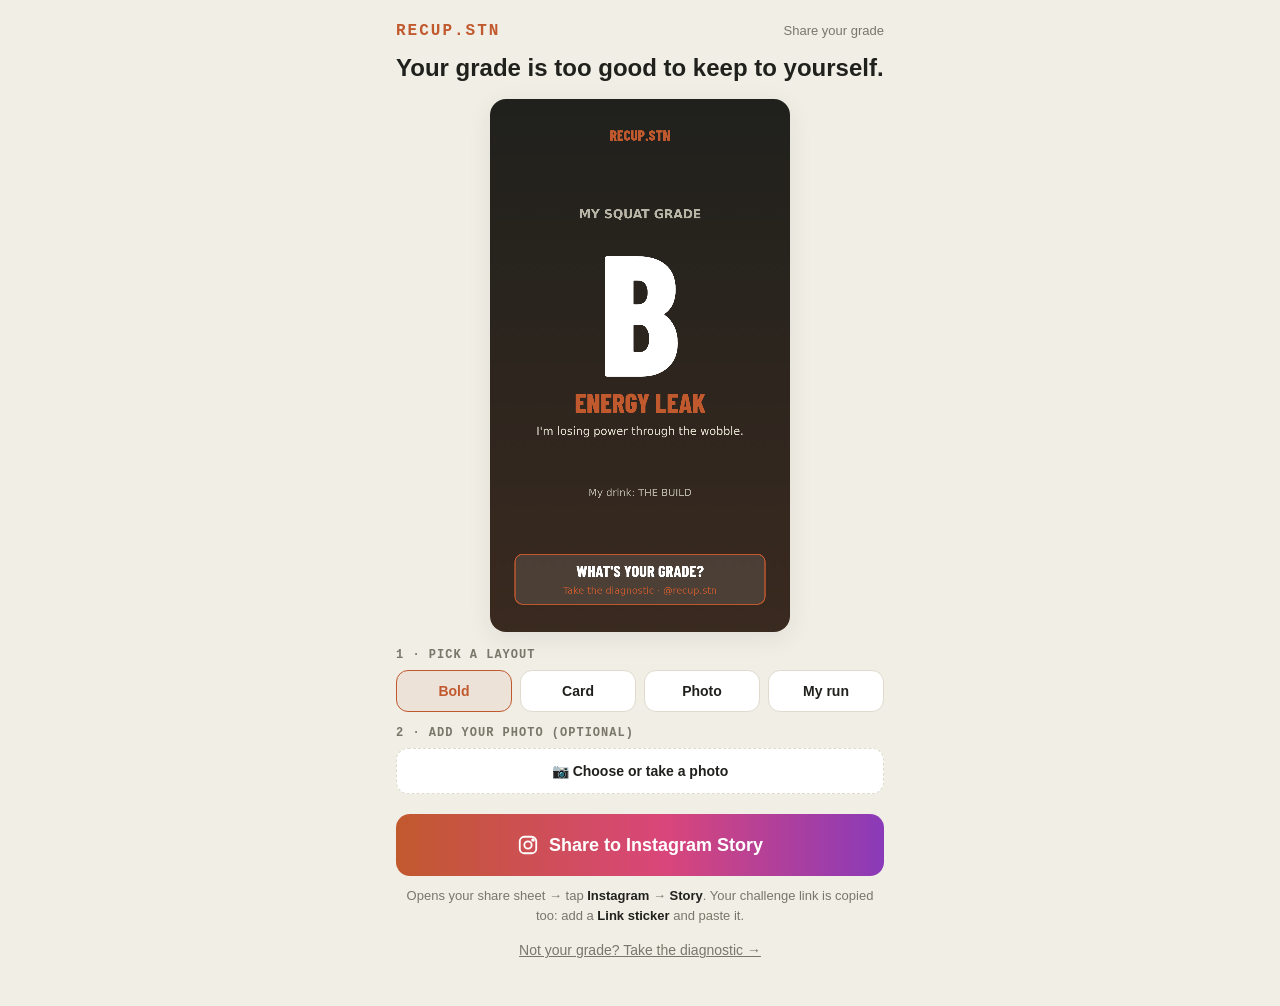
<file: story.html>
<!DOCTYPE html>
<html lang="en">
<head>
<meta charset="UTF-8">
<meta name="viewport" content="width=device-width, initial-scale=1.0">
<title>Share My Grade · RECUP.STN</title>
<link rel="stylesheet" href="assets/fonts.css">
<link rel="stylesheet" href="assets/recup.css">
<link rel="stylesheet" href="assets/brand.css">
<style>
  body { font-family: var(--sans); }
  .wrap { max-width: 520px; margin: 0 auto; padding: 22px 16px 48px; }
  .top { display: flex; justify-content: space-between; align-items: baseline; margin-bottom: 14px; }
  .logo { font: 800 16px var(--mono); letter-spacing: 2px; color: var(--accent); }
  .top span { font-size: 13px; color: var(--muted); }
  h1 { font-size: 24px; line-height: 1.2; margin: 0 0 16px; }
  .preview { display: flex; justify-content: center; margin-bottom: 16px; }
  canvas { width: 62%; max-width: 300px; aspect-ratio: 9 / 16; border-radius: 16px; box-shadow: var(--shadow); background: var(--panel-2); }
  .label { font: 600 12px var(--mono); letter-spacing: 1px; color: var(--muted); margin: 14px 0 8px; }
  .layouts { display: grid; grid-template-columns: repeat(4, 1fr); gap: 8px; }
  .layouts button { background: var(--panel); border: 1.5px solid var(--border); border-radius: 12px; padding: 12px 6px; font: 600 14px var(--sans); color: var(--text); cursor: pointer; }
  .layouts button.on { border-color: var(--accent); background: rgba(var(--accent-rgb), .08); color: var(--accent); }
  .photo { display: flex; gap: 8px; }
  .runin { display: none; grid-template-columns: 1fr 1fr 1fr; gap: 8px; margin-top: 10px; }
  .runin.show { display: grid; }
  .runin label { display: grid; gap: 4px; font: 600 11px var(--mono); letter-spacing: 1px; color: var(--muted); }
  .runin input { width: 100%; padding: 12px 10px; border: 1.5px solid var(--border); border-radius: 10px; background: var(--panel); color: var(--text); font: 600 17px var(--sans); }
  .runin input:focus { outline: none; border-color: var(--accent); }
  .runin .tip { grid-column: 1 / -1; font-size: 12px; color: var(--muted); line-height: 1.5; }
  .photo label, .photo button { flex: 1; text-align: center; background: var(--panel); border: 1.5px dashed var(--border); border-radius: 12px; padding: 14px 8px; font: 600 14px var(--sans); color: var(--text); cursor: pointer; }
  .photo button { flex: 0 0 auto; border-style: solid; color: var(--muted); display: none; }
  .share { display: flex; align-items: center; justify-content: center; gap: 10px; width: 100%; margin-top: 20px; padding: 20px; border: none; border-radius: 14px; font: 700 18px var(--sans); color: #fff; cursor: pointer;
           background: linear-gradient(90deg, #C1592E, #D9467A 55%, #8A3AB9); }
  .share svg { width: 22px; height: 22px; }
  .hint { font-size: 13px; color: var(--muted); text-align: center; line-height: 1.55; margin-top: 10px; }
  .hint b { color: var(--text); }
  .toast { position: fixed; left: 50%; bottom: 24px; transform: translateX(-50%); background: var(--text); color: #fff; padding: 10px 16px; border-radius: 10px; font-size: 14px; opacity: 0; transition: .25s; pointer-events: none; }
  .toast.show { opacity: 1; }
  .ghostlink { display: block; text-align: center; margin-top: 16px; font-size: 14px; color: var(--muted); }
</style>
</head>
<body>
<div class="wrap">
  <div class="top"><div class="logo">RECUP.STN</div><span>Share your grade</span></div>
  <h1>Your grade is too good to keep to yourself.</h1>

  <div class="preview"><canvas id="cv" width="1080" height="1920"></canvas></div>

  <div class="label">1 · PICK A LAYOUT</div>
  <div class="layouts" id="layouts">
    <button data-l="bold" class="on">Bold</button>
    <button data-l="card">Card</button>
    <button data-l="photo">Photo</button>
    <button data-l="run">My run</button>
  </div>

  <div class="label">2 · ADD YOUR PHOTO (OPTIONAL)</div>
  <div class="photo">
    <label>📷 Choose or take a photo<input type="file" id="file" accept="image/*" hidden></label>
    <button id="clearPhoto" type="button">Remove</button>
  </div>
  <div class="runin" id="runIn">
    <label>KM<input id="rKm" inputmode="decimal" placeholder="8.4"></label>
    <label>TIME<input id="rTime" inputmode="numeric" placeholder="48:30"></label>
    <label>PACE<input id="rPace" readonly placeholder="auto"></label>
    <div class="tip">Type today's run: the pace fills itself in. Tip: add your <b>Strava screenshot</b> (or route map) as the photo for the Strava look.</div>
  </div>

  <button class="share" id="shareBtn" type="button">
    <svg viewBox="0 0 24 24" fill="none" stroke="#fff" stroke-width="2"><rect x="3" y="3" width="18" height="18" rx="5"/><circle cx="12" cy="12" r="4"/><circle cx="17.5" cy="6.5" r="1" fill="#fff"/></svg>
    Share to Instagram Story
  </button>
  <div class="hint" id="hint">Opens your share sheet → tap <b>Instagram</b> → <b>Story</b>. Your challenge link is copied too: add a <b>Link sticker</b> and paste it.</div>
  <a class="ghostlink" id="back" href="intake-ig.html">Not your grade? Take the diagnostic →</a>
</div>
<div class="toast" id="toast"></div>

<script src="assets/recup-core.js"></script>
<script>
  const C = RECUP_CONFIG; const $ = id => document.getElementById(id);
  const INK = '#20211D', RUST = '#C1592E', STONE = '#F1EEE6', SAGE = '#4F6B4C', MUTED = '#B8B4A6';
  const GRADES = { A: ['SOLID MOVEMENT', 'My mechanics hold.'], B: ['ENERGY LEAK', "I'm losing power through the wobble."], C: ['REBUILD MODE', 'Rebuilding my knees, hips and form.'] };
  const ARCH = { SPRINTER: 'The Sprinter', DIESEL: 'The Diesel', TANK: 'The Tank', 'SOUL RUNNER': 'The Soul Runner', 'OFFICE BODY': 'The Office Body' };
  const qs = new URLSearchParams(location.search);
  let runner = { grade: qs.get('g') || 'B', archetype: qs.get('a') || '', protocol: qs.get('p') || 'N02', cups: 0 };
  let layout = 'bold', photo = null;
  const challengeLink = RECUP.siteUrl('intake-ig.html') + '?utm_content=story_share';

  /* ---------- drawing ---------- */
  const cv = $('cv'), ctx = cv.getContext('2d'), W = 1080, H = 1920;
  const DISPLAY = "'Barlow Condensed', 'Arial Narrow', system-ui, sans-serif";
  const SANS = "system-ui, -apple-system, 'Segoe UI', sans-serif";

  function cover(img, x, y, w, h) {
    const r = Math.max(w / img.width, h / img.height), iw = img.width * r, ih = img.height * r;
    ctx.drawImage(img, x + (w - iw) / 2, y + (h - ih) / 2, iw, ih);
  }
  function text(t, x, y, font, color, align = 'center') { ctx.font = font; ctx.fillStyle = color; ctx.textAlign = align; ctx.fillText(t, x, y); }
  function roundRect(x, y, w, h, r) { ctx.beginPath(); ctx.roundRect(x, y, w, h, r); }
  function cta(dark) {
    roundRect(90, 1640, W - 180, 180, 28); ctx.fillStyle = dark ? 'rgba(255,255,255,.1)' : '#fff'; ctx.fill();
    ctx.strokeStyle = RUST; ctx.lineWidth = 4; ctx.stroke();
    text("WHAT'S YOUR GRADE?", W / 2, 1722, `800 58px ${DISPLAY}`, dark ? '#fff' : INK);
    text('Take the diagnostic · @recup.stn', W / 2, 1782, `500 34px ${SANS}`, RUST);
  }
  function brand(color) { text('RECUP.STN', W / 2, 150, `800 54px ${DISPLAY}`, color); }
  function bg(dark) {
    if (photo) { cover(photo, 0, 0, W, H); ctx.fillStyle = dark ? 'rgba(20,20,18,.55)' : 'rgba(241,238,230,.35)'; ctx.fillRect(0, 0, W, H); return; }
    if (dark) { const g = ctx.createLinearGradient(0, 0, 0, H); g.addColorStop(0, INK); g.addColorStop(1, '#3A2A20'); ctx.fillStyle = g; }
    else ctx.fillStyle = STONE;
    ctx.fillRect(0, 0, W, H);
  }
  const g = () => GRADES[runner.grade] || GRADES.B;
  const proto = () => (C.PROTOCOLS[runner.protocol] || C.PROTOCOLS.N02).name;

  function drawBold() {
    bg(true); brand(RUST);
    text('MY SQUAT GRADE', W / 2, 430, `600 44px ${SANS}`, MUTED);
    text(runner.grade, W / 2, 1000, `800 620px ${DISPLAY}`, '#fff');
    text(g()[0], W / 2, 1130, `800 96px ${DISPLAY}`, RUST);
    text(g()[1], W / 2, 1210, `400 40px ${SANS}`, '#DEDACD');
    if (runner.archetype && runner.archetype !== 'NONE') text(ARCH[runner.archetype] || runner.archetype, W / 2, 1360, `700 52px ${SANS}`, '#fff');
    text(`My drink: ${proto()}`, W / 2, 1430, `500 36px ${SANS}`, MUTED);
    cta(true);
  }
  function drawCard() {
    bg(false); brand(RUST);
    roundRect(110, 330, W - 220, 1150, 44); ctx.fillStyle = '#fff'; ctx.shadowColor = 'rgba(32,33,29,.18)'; ctx.shadowBlur = 50; ctx.fill(); ctx.shadowBlur = 0;
    text('SQUAT TEST', W / 2, 460, `600 38px ${SANS}`, '#7A766A');
    text(runner.grade, W / 2, 900, `800 460px ${DISPLAY}`, INK);
    text(g()[0], W / 2, 1020, `800 84px ${DISPLAY}`, RUST);
    if (runner.archetype && runner.archetype !== 'NONE') text(ARCH[runner.archetype] || runner.archetype, W / 2, 1120, `700 48px ${SANS}`, INK);
    text(`My drink: ${proto()}`, W / 2, 1185, `500 34px ${SANS}`, '#7A766A');
    // ascension ladder
    const n = C.LADDER.length, sz = 96, gap = 34, x0 = W / 2 - (n * sz + (n - 1) * gap) / 2;
    for (let i = 0; i < n; i++) {
      const done = runner.cups > i; ctx.beginPath(); ctx.arc(x0 + i * (sz + gap) + sz / 2, 1330, sz / 2, 0, Math.PI * 2);
      ctx.fillStyle = done ? SAGE : '#fff'; ctx.fill(); ctx.lineWidth = 5; ctx.strokeStyle = done ? SAGE : '#DEDACD'; ctx.stroke();
      text(i === n - 1 ? '★' : String(i + 1), x0 + i * (sz + gap) + sz / 2, 1346, `700 40px ${SANS}`, done ? '#fff' : '#7A766A');
    }
    text(runner.cups ? `${runner.cups} cup${runner.cups > 1 ? 's' : ''} up the ladder` : 'Day one. Climbing the ladder.', W / 2, 1430, `500 32px ${SANS}`, '#7A766A');
    cta(false);
  }
  function drawPhoto() {
    if (photo) cover(photo, 0, 0, W, H);
    else { ctx.fillStyle = '#DEDACD'; ctx.fillRect(0, 0, W, H); text('Add your photo ↓', W / 2, 900, `700 64px ${SANS}`, '#7A766A'); text('post-run selfie · your crew · the finish', W / 2, 980, `400 38px ${SANS}`, '#7A766A'); }
    const grad = ctx.createLinearGradient(0, 900, 0, H); grad.addColorStop(0, 'rgba(20,20,18,0)'); grad.addColorStop(.55, 'rgba(20,20,18,.82)'); grad.addColorStop(1, 'rgba(20,20,18,.95)');
    ctx.fillStyle = grad; ctx.fillRect(0, 900, W, H - 900);
    // grade badge
    ctx.beginPath(); ctx.arc(W - 200, 240, 130, 0, Math.PI * 2); ctx.fillStyle = RUST; ctx.fill();
    text(runner.grade, W - 200, 318, `800 220px ${DISPLAY}`, '#fff');
    text('RECUP.STN', 90, 150, `800 54px ${DISPLAY}`, '#fff', 'left');
    text(`GRADE ${runner.grade} · ${g()[0]}`, 90, 1360, `800 88px ${DISPLAY}`, '#fff', 'left');
    if (runner.archetype && runner.archetype !== 'NONE') text(`${ARCH[runner.archetype] || runner.archetype} · My drink: ${proto()}`, 90, 1430, `500 38px ${SANS}`, '#DEDACD', 'left');
    cta(true);
  }
  /* ---------- "My run": Strava-style stats card ---------- */
  function secs(t) { const p = String(t || '').split(':').map(Number); if (p.some(isNaN) || !p.length) return 0; return p.length === 3 ? p[0] * 3600 + p[1] * 60 + p[2] : p.length === 2 ? p[0] * 60 + p[1] : p[0] * 60; }
  function fmt(sec) { sec = Math.round(sec); const h = Math.floor(sec / 3600), m = Math.floor(sec % 3600 / 60), s = sec % 60; return (h ? h + ':' + String(m).padStart(2, '0') : m) + ':' + String(s).padStart(2, '0'); }
  function run() { const km = parseFloat($('rKm').value) || 0, t = secs($('rTime').value); return { km, t, pace: km && t ? fmt(t / km) : '' }; }
  function drawRun() {
    const r = run();
    if (photo) { cover(photo, 0, 0, W, H); ctx.fillStyle = 'rgba(20,20,18,.45)'; ctx.fillRect(0, 0, W, H); }
    else { const gr = ctx.createLinearGradient(0, 0, W, H); gr.addColorStop(0, '#2A2B25'); gr.addColorStop(1, '#4A2C1E'); ctx.fillStyle = gr; ctx.fillRect(0, 0, W, H);
      // stylised route line
      ctx.strokeStyle = 'rgba(193,89,46,.55)'; ctx.lineWidth = 14; ctx.lineCap = 'round'; ctx.lineJoin = 'round'; ctx.beginPath();
      [[180, 700], [320, 520], [520, 560], [640, 420], [860, 480], [900, 700], [760, 860], [520, 820], [360, 960], [220, 880], [180, 700]].forEach(([x, y], i) => i ? ctx.lineTo(x, y) : ctx.moveTo(x, y)); ctx.stroke(); }
    text('RECUP.STN', 90, 150, `800 54px ${DISPLAY}`, '#fff', 'left');
    ctx.beginPath(); ctx.arc(W - 170, 150, 90, 0, Math.PI * 2); ctx.fillStyle = RUST; ctx.fill();
    text(runner.grade, W - 170, 205, `800 150px ${DISPLAY}`, '#fff');
    // stat block, Strava-style
    const y0 = 1110; roundRect(70, y0, W - 140, 420, 32); ctx.fillStyle = 'rgba(20,20,18,.72)'; ctx.fill();
    const col = (x, label, val) => { text(label, x, y0 + 90, `600 34px ${SANS}`, MUTED, 'left'); text(val, x, y0 + 190, `800 104px ${DISPLAY}`, '#fff', 'left'); };
    col(120, 'Distance', r.km ? r.km + ' km' : '— km'); col(560, 'Pace', r.pace ? r.pace + ' /km' : '—');
    text('Time', 120, y0 + 270, `600 34px ${SANS}`, MUTED, 'left'); text(r.t ? fmt(r.t) : '—', 120, y0 + 370, `800 104px ${DISPLAY}`, '#fff', 'left');
    text('Recovery', 560, y0 + 270, `600 34px ${SANS}`, MUTED, 'left'); text(`${proto()}`, 560, y0 + 360, `800 76px ${DISPLAY}`, RUST, 'left');
    cta(true);
  }
  ['rKm', 'rTime'].forEach(id => $(id).addEventListener('input', () => { $('rPace').value = run().pace ? run().pace + ' /km' : ''; draw(); }));

  // The image file is prepared after every redraw, so tapping Share can open the
  // share sheet instantly (iPhones only allow it straight after a tap).
  let shareFile = null;
  function draw() {
    ctx.clearRect(0, 0, W, H); ({ bold: drawBold, card: drawCard, photo: drawPhoto, run: drawRun })[layout]();
    shareFile = null; cv.toBlob(b => { shareFile = new File([b], 'recupstn-grade.png', { type: 'image/png' }); }, 'image/png');
  }

  /* ---------- controls ---------- */
  $('layouts').addEventListener('click', e => {
    const b = e.target.closest('button'); if (!b) return;
    layout = b.dataset.l; document.querySelectorAll('#layouts button').forEach(x => x.classList.toggle('on', x === b));
    $('runIn').classList.toggle('show', layout === 'run');
    draw(); if (layout === 'photo' && !photo) $('file').click();
  });
  $('file').addEventListener('change', () => {
    const f = $('file').files[0]; if (!f) return;
    const img = new Image(); img.onload = () => { photo = img; $('clearPhoto').style.display = 'block'; draw(); };
    img.src = URL.createObjectURL(f);
  });
  $('clearPhoto').addEventListener('click', () => { photo = null; $('file').value = ''; $('clearPhoto').style.display = 'none'; draw(); });

  function toast(t) { $('toast').textContent = t; $('toast').classList.add('show'); setTimeout(() => $('toast').classList.remove('show'), 2600); }

  $('shareBtn').addEventListener('click', async () => {
    const file = shareFile; if (!file) return toast('One sec, preparing your image…');
    navigator.clipboard && navigator.clipboard.writeText(challengeLink).catch(() => {});
    if (navigator.canShare && navigator.canShare({ files: [file] })) {
      try { await navigator.share({ files: [file] }); return; } catch (e) { if (e.name === 'AbortError') return; }
    }
    // Desktop / unsupported browser: save the image instead
    const a = document.createElement('a'); a.href = URL.createObjectURL(file); a.download = file.name; a.click();
    toast('Saved! Open Instagram → Story → pick this image. Link copied for the sticker.');
  });

  /* ---------- load the runner (member code → real grade + cups) ---------- */
  (async () => {
    try { await document.fonts.load(`800 100px 'Barlow Condensed'`); } catch {}
    draw();
    const code = qs.get('c');
    if (code) {
      const l = await RECUP.getByCode(code);
      if (l && l.grade) { runner = { grade: l.grade, archetype: l.archetype, protocol: l.protocol, cups: +l.cups || 0 }; $('back').href = RECUP.memberUrl(l); $('back').textContent = '← Back to my Ascension card'; draw(); }
    }
  })();
</script>
</body>
</html>
</file>
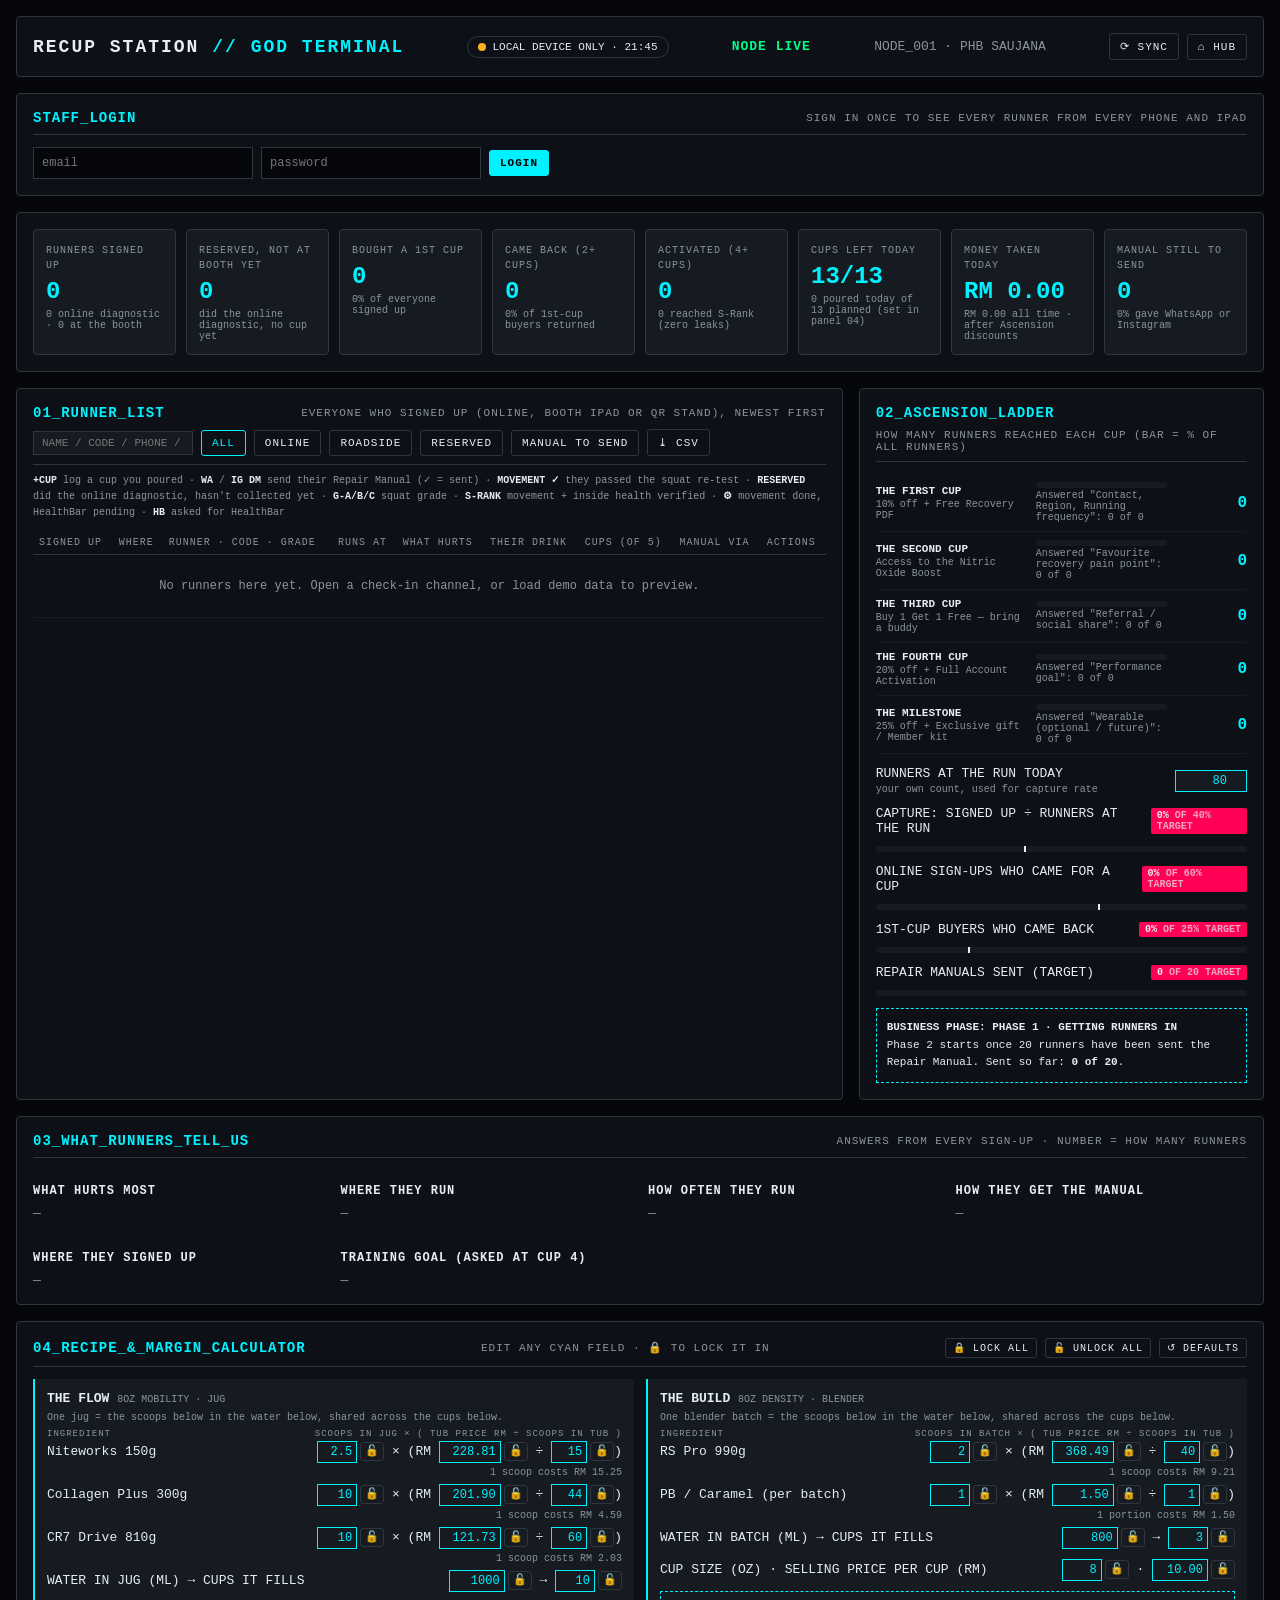
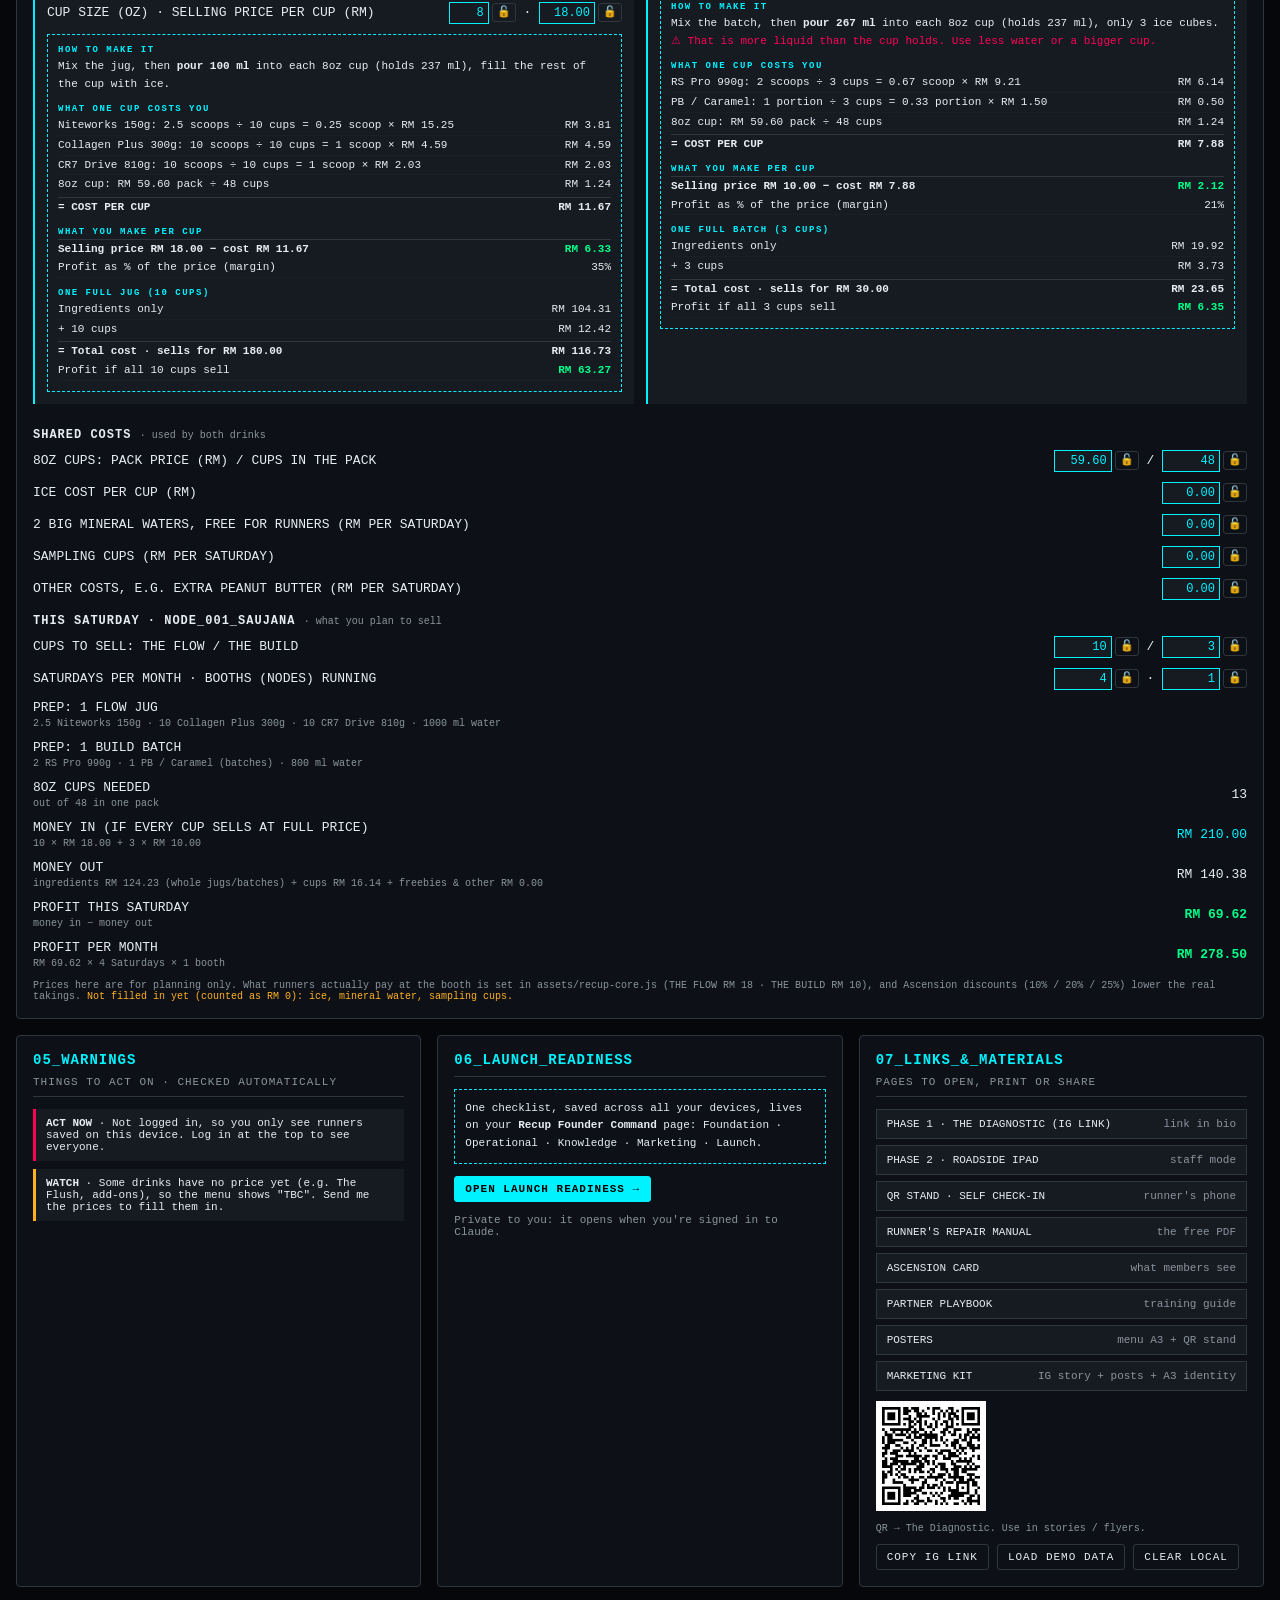
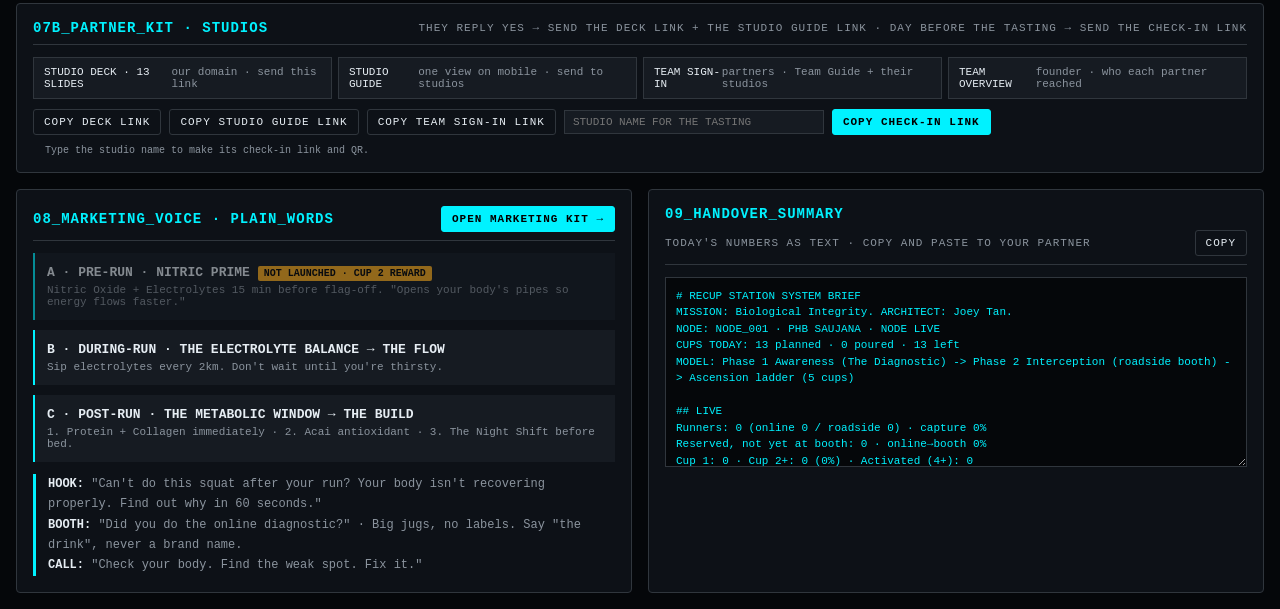
<file: terminal.html>
<!DOCTYPE html>
<html lang="en">
<head>
<meta charset="UTF-8">
<meta name="viewport" content="width=device-width, initial-scale=1.0">
<title>RECUP STATION // GOD TERMINAL</title>
<link rel="stylesheet" href="assets/recup.css">
<style>
  body { padding: 16px; text-transform: uppercase; font-size: 13px; }
  .wrap { max-width: 1360px; margin: 0 auto; display: grid; grid-template-columns: repeat(12, 1fr); gap: 16px; }
  .panel { background: var(--panel); border: 1px solid var(--border); border-radius: 4px; padding: 16px; min-width: 0; }
  .s12 { grid-column: span 12; } .s8 { grid-column: span 8; } .s6 { grid-column: span 6; } .s4 { grid-column: span 4; }
  @media (max-width: 1000px) { .s8, .s6, .s4 { grid-column: span 12; } }
  h2 { color: var(--accent); border-bottom: 1px solid var(--border); padding-bottom: 8px; margin: 0 0 12px; font-size: 14px; letter-spacing: 1px; display: flex; justify-content: space-between; align-items: center; gap: 8px; flex-wrap: wrap; }
  h2 small { color: var(--muted); font-size: 11px; font-weight: normal; }
  h3 { font-size: 12px; margin: 14px 0 8px; color: var(--text); letter-spacing: 1px; }
  .topbar { display: flex; justify-content: space-between; align-items: center; gap: 12px; flex-wrap: wrap; }
  .title { font-size: 18px; font-weight: 800; letter-spacing: 2px; } .title span { color: var(--accent); }
  .pill { display: inline-flex; align-items: center; gap: 6px; padding: 4px 10px; border: 1px solid var(--border); border-radius: 999px; font-size: 11px; }
  .dot { width: 8px; height: 8px; border-radius: 50%; background: var(--muted); }
  .dot.live { background: var(--success); box-shadow: 0 0 8px var(--success); } .dot.local { background: var(--warn); } .dot.bad { background: var(--danger); }
  .countdown { color: var(--danger); font-weight: 800; letter-spacing: 1px; }
  .kpis { display: grid; grid-template-columns: repeat(8, 1fr); gap: 10px; }
  @media (max-width: 1100px) { .kpis { grid-template-columns: repeat(2, 1fr); } }
  .kpi { background: var(--panel-2); border: 1px solid var(--border); padding: 12px; border-radius: 4px; }
  .kpi .v { font-size: 24px; font-weight: 800; color: var(--accent); display: block; margin-top: 6px; font-variant-numeric: tabular-nums; }
  .kpi .l { font-size: 10px; color: var(--muted); letter-spacing: 1px; }
  .kpi .sub { font-size: 10px; color: var(--muted); margin-top: 4px; display: block; text-transform: none; }
  .btn-t { background: transparent; border: 1px solid var(--border); color: var(--text); padding: 6px 10px; font-size: 11px; cursor: pointer; border-radius: 3px; text-transform: uppercase; letter-spacing: 1px; text-decoration: none; display: inline-block; font-family: var(--mono); }
  .btn-t:hover { border-color: var(--accent); color: var(--accent); }
  .btn-t.primary { background: var(--accent); color: #000; border-color: var(--accent); font-weight: 700; }
  .btn-t.sm { padding: 3px 7px; font-size: 10px; }
  .btn-row { display: flex; gap: 8px; flex-wrap: wrap; align-items: center; }
  table { width: 100%; border-collapse: collapse; font-size: 12px; }
  th { text-align: left; color: var(--muted); font-weight: normal; font-size: 10px; letter-spacing: 1px; padding: 6px; border-bottom: 1px solid var(--border); position: sticky; top: 0; background: var(--panel); z-index: 1; }
  td { padding: 7px 6px; border-bottom: 1px solid #161b22; vertical-align: middle; white-space: nowrap; }
  .feed { max-height: 460px; overflow: auto; }
  .tag { display: inline-block; padding: 2px 6px; font-size: 10px; font-weight: 700; border-radius: 2px; }
  .t-ROADSIDE_IPAD { background: rgba(0,242,255,.15); color: var(--accent); }
  .t-DIAGNOSTIC_ONLINE { background: rgba(255,0,85,.15); color: #ff5c93; }
  .t-QR_STAND { background: rgba(255,176,32,.15); color: var(--warn); }
  .res { color: var(--warn); font-size: 10px; }
  .dots { display: inline-flex; gap: 3px; } .dots i { width: 9px; height: 9px; border-radius: 2px; background: #222; display: inline-block; } .dots i.on { background: var(--accent); }
  .wa { color: #25d366; border-color: #25d366; }
  .metric-row { display: flex; justify-content: space-between; align-items: center; margin-bottom: 10px; gap: 8px; }
  .meter { height: 6px; background: var(--panel-2); border-radius: 3px; overflow: hidden; margin: 4px 0 12px; position: relative; }
  .meter > div { height: 100%; background: var(--accent); }
  .meter .target { position: absolute; top: -2px; bottom: -2px; width: 2px; background: var(--text); }
  .status-tag { padding: 2px 6px; border-radius: 2px; font-size: 10px; font-weight: 700; }
  .on { background: var(--success); color: var(--bg); } .off { background: var(--danger); color: var(--text); } .mid { background: var(--warn); color: var(--bg); }
  .bars .row { display: grid; grid-template-columns: 130px 1fr 32px; gap: 8px; align-items: center; margin-bottom: 6px; font-size: 11px; }
  .bars .row span:first-child { overflow: hidden; text-overflow: ellipsis; white-space: nowrap; }
  .bars .track { height: 10px; background: var(--panel-2); border-radius: 2px; overflow: hidden; }
  .bars .fill { height: 100%; background: var(--accent); }
  .bars .n { text-align: right; font-variant-numeric: tabular-nums; }
  .rungs .r { display: grid; grid-template-columns: 150px 1fr 70px; gap: 10px; align-items: center; padding: 8px 0; border-bottom: 1px solid #161b22; font-size: 11px; }
  .rungs .r small { display: block; color: var(--muted); text-transform: none; font-size: 10px; margin-top: 2px; }
  .rungs .n { text-align: right; font-size: 16px; font-weight: 800; color: var(--accent); }
  .calc-input { background: var(--panel-2); border: 1px solid var(--accent); color: var(--accent); width: 72px; padding: 3px 4px; text-align: right; font: 12px var(--mono); }
  .protocol-card { background: var(--panel-2); padding: 12px; margin-bottom: 10px; border-left: 2px solid var(--accent); }
  .hl { color: var(--success); font-weight: 700; }
  .arc-box { border: 1px dashed var(--accent); padding: 10px; font-size: 11px; line-height: 1.6; text-transform: none; }
  .voice { font-size: 12px; line-height: 1.7; color: var(--muted); border-left: 3px solid var(--accent); padding-left: 12px; text-transform: none; } .voice b { color: var(--text); }
  .check { display: flex; gap: 8px; align-items: flex-start; padding: 5px 0; font-size: 11px; cursor: pointer; text-transform: none; }
  .check input { accent-color: var(--accent); margin-top: 2px; }
  .check.done span { color: var(--muted); text-decoration: line-through; }
  .phase-h { font-size: 10px; letter-spacing: 1px; color: var(--accent); margin: 10px 0 2px; }
  .alert { padding: 8px 10px; margin-bottom: 8px; font-size: 11px; border-left: 3px solid; background: var(--panel-2); text-transform: none; }
  .alert.act { border-color: var(--danger); } .alert.watch { border-color: var(--warn); } .alert.good { border-color: var(--success); }
  textarea.brief { width: 100%; height: 190px; background: var(--bg); color: var(--accent); border: 1px solid var(--border); font: 11px/1.5 var(--mono); padding: 10px; resize: vertical; }
  .links a { display: flex; justify-content: space-between; padding: 8px 10px; background: var(--panel-2); border: 1px solid var(--border); margin-bottom: 6px; text-decoration: none; color: var(--text); font-size: 11px; }
  .links a:hover { border-color: var(--accent); }
  .links a span { color: var(--muted); text-transform: none; }
  #qr img { background: #fff; padding: 6px; width: 110px; height: 110px; }
  .claims { display: grid; gap: 8px; }
  .claim-row { display: grid; grid-template-columns: 1.4fr 1.2fr 1.4fr auto; gap: 12px; align-items: center; background: var(--panel-2); border: 1px solid var(--accent); padding: 10px 12px; border-radius: 4px; }
  @media (max-width: 900px) { .claim-row { grid-template-columns: 1fr; } }
  .claim-row b { font-size: 14px; } .claim-row small { display: block; color: var(--muted); text-transform: none; font-size: 11px; margin-top: 2px; }
  .claim-row select { background: var(--bg); color: var(--text); border: 1px solid var(--border); font: 12px var(--mono); padding: 6px; width: 100%; }
  .claim-row .collect { font-size: 16px; font-weight: 800; color: var(--success); }
  #claimsPanel.has h2 { color: var(--warn); }
  .ig { color: #d9467a; border-color: #d9467a; }
  .hb-row { display: grid; grid-template-columns: 1.3fr 1.6fr 2fr auto; gap: 10px; align-items: center; background: var(--panel-2); border: 1px solid var(--border); padding: 10px 12px; border-radius: 4px; }
  .hb-row.booked { border-color: var(--success); }
  @media (max-width: 900px) { .hb-row { grid-template-columns: 1fr; } }
  .hb-row small { display: block; color: var(--muted); text-transform: none; font-size: 11px; margin-top: 2px; }
  .hb-row input { background: var(--bg); color: var(--text); border: 1px solid var(--border); font: 12px var(--mono); padding: 6px; width: 100%; margin-bottom: 4px; text-transform: none; }
  .hint { font-size: 10px; color: var(--muted); text-transform: none; letter-spacing: 0; font-weight: normal; }
  .colhead { display: grid; grid-template-columns: 1fr auto; gap: 16px; font-size: 9px; color: var(--muted); letter-spacing: 1px; margin: 6px 0 2px; }
  .math { font-size: 11px; text-transform: none; line-height: 1.7; }
  .math .row { display: grid; grid-template-columns: 1fr auto; gap: 8px; border-bottom: 1px dotted #222; }
  .math .row span:last-child { font-variant-numeric: tabular-nums; white-space: nowrap; }
  .math .tot { font-weight: 700; color: var(--text); border-bottom: none; border-top: 1px solid var(--border); margin-top: 2px; }
  .math h4 { font: 700 9px var(--mono); letter-spacing: 1.5px; color: var(--accent); margin: 10px 0 2px; }
  .math h4:first-child { margin-top: 0; }
  .legend { font-size: 10px; color: var(--muted); text-transform: none; margin: -4px 0 10px; line-height: 1.6; }
  .legend b { color: var(--text); }
  .lockwrap { display: inline-flex; align-items: center; white-space: nowrap; }
  #finPanel .calc-input { width: 58px; }
  .lockbtn { background: none; border: 1px solid var(--border); color: var(--muted); font-size: 11px; line-height: 1; padding: 3px 4px; margin-left: 3px; border-radius: 3px; cursor: pointer; vertical-align: middle; }
  .lockbtn:hover { border-color: var(--accent); }
  .lockbtn.on { border-color: var(--success); color: var(--success); }
  input.calc-input.locked { border-color: var(--success); color: var(--success); background: transparent; cursor: not-allowed; }
  .empty { color: var(--muted); padding: 24px; text-align: center; text-transform: none; }
  .filters .btn-t.active { border-color: var(--accent); color: var(--accent); }
  .search { background: var(--panel-2); border: 1px solid var(--border); color: var(--text); font: 11px var(--mono); padding: 5px 8px; width: 160px; }
  /* modal */
  .modal { position: fixed; inset: 0; background: rgba(0,0,0,.7); display: none; align-items: center; justify-content: center; z-index: 10; padding: 16px; }
  .modal.open { display: flex; }
  .modal .box { background: var(--panel); border: 1px solid var(--accent); max-width: 480px; width: 100%; padding: 20px; border-radius: 6px; }
  .modal select, .modal input { width: 100%; background: var(--panel-2); border: 1px solid var(--border); color: var(--text); font: 12px var(--mono); padding: 8px; margin: 6px 0 12px; }
  .login { display: flex; gap: 8px; align-items: center; flex-wrap: wrap; }
  .login input { background: var(--bg); border: 1px solid var(--border); color: var(--text); font: 12px var(--mono); padding: 8px; min-width: 220px; text-transform: none; }
  .login input:focus { outline: none; border-color: var(--accent); }
</style>
</head>
<body>
<div class="wrap">

  <div class="panel s12">
    <div class="topbar">
      <div class="title">RECUP STATION <span>// GOD TERMINAL</span></div>
      <span class="pill"><span class="dot" id="syncDot"></span><span id="syncTxt">CONNECTING…</span></span>
      <span class="countdown" id="countdown">T-MINUS —</span>
      <span class="muted" id="nodeName"></span>
      <div class="btn-row"><button class="btn-t" onclick="refresh()">⟳ SYNC</button><button class="btn-t" id="logoutBtn" onclick="doLogout()" style="display:none">LOGOUT</button><a class="btn-t" href="index.html">⌂ HUB</a></div>
    </div>
  </div>

  <!-- STAFF LOGIN (shown until signed in; stays signed in on this device) -->
  <div class="panel s12" id="loginPanel" style="display:none">
    <h2>STAFF_LOGIN <small>sign in once to see every runner from every phone and iPad</small></h2>
    <form class="login" onsubmit="doLogin(event)">
      <input id="lEmail" type="email" placeholder="email" autocomplete="username" required>
      <input id="lPass" type="password" placeholder="password" autocomplete="current-password" required>
      <button class="btn-t primary" id="lBtn">LOGIN</button>
      <span class="bad" id="lErr" style="text-transform:none"></span>
    </form>
  </div>

  <!-- CUP CLAIMS: runners tap CLAIM on their card; tap ✓ once poured + paid -->
  <div class="panel s12" id="claimsPanel">
    <h2>00_CUP_CLAIMS <small id="claimsSub">runners claim on their phone → you tap ✓ after pouring</small></h2>
    <div class="claims" id="claims"><div class="empty" style="padding:8px">No one waiting.</div></div>
  </div>

  <!-- HEALTH BAR: runners request on their card; set a time here, it shows on their card -->
  <div class="panel s12" id="hbPanel" style="display:none">
    <h2>00_HEALTH_BAR_APPOINTMENTS <small id="hbSub"></small></h2>
    <div class="claims" id="hbList"></div>
  </div>

  <div class="panel s12"><div class="kpis" id="kpis"></div></div>

  <!-- 01 FEED -->
  <div class="panel s8">
    <h2>01_RUNNER_LIST <small>everyone who signed up (online, booth iPad or QR stand), newest first</small>
      <span class="btn-row">
        <input class="search" id="search" placeholder="NAME / CODE / PHONE / @IG" oninput="renderFeed()">
        <span class="filters btn-row">
          <button class="btn-t active" data-f="ALL" onclick="setFilter('ALL')">ALL</button>
          <button class="btn-t" data-f="DIAGNOSTIC_ONLINE" onclick="setFilter('DIAGNOSTIC_ONLINE')">ONLINE</button>
          <button class="btn-t" data-f="ROADSIDE" onclick="setFilter('ROADSIDE')">ROADSIDE</button>
          <button class="btn-t" data-f="RESERVED" onclick="setFilter('RESERVED')">RESERVED</button>
          <button class="btn-t" data-f="TODO" onclick="setFilter('TODO')">MANUAL TO SEND</button>
        </span>
        <button class="btn-t" onclick="exportCSV()">⤓ CSV</button>
      </span>
    </h2>
    <div class="legend"><b>+CUP</b> log a cup you poured · <b>WA</b> / <b>IG DM</b> send their Repair Manual (✓ = sent) · <b>MOVEMENT ✓</b> they passed the squat re-test · <b>RESERVED</b> did the online diagnostic, hasn't collected yet · <b>G-A/B/C</b> squat grade · <b>S-RANK</b> movement + inside health verified · <b>⚙</b> movement done, HealthBar pending · <b>HB</b> asked for HealthBar</div>
    <div class="feed"><table>
      <thead><tr><th>SIGNED UP</th><th>WHERE</th><th>RUNNER · CODE · GRADE</th><th>RUNS AT</th><th>WHAT HURTS</th><th>THEIR DRINK</th><th>CUPS (OF 5)</th><th>MANUAL VIA</th><th>ACTIONS</th></tr></thead>
      <tbody id="feed"></tbody>
    </table></div>
  </div>

  <!-- 02 ASCENSION -->
  <div class="panel s4">
    <h2>02_ASCENSION_LADDER <small>how many runners reached each cup (bar = % of all runners)</small></h2>
    <div class="rungs" id="rungs"></div>
    <div class="metric-row" style="margin-top:12px"><span>RUNNERS AT THE RUN TODAY<br><span class="hint">your own count, used for capture rate</span></span><input class="calc-input" id="headcount" type="number" value="80" min="1"></div>
    <div id="metrics"></div>
    <div class="arc-box" id="arcBox"></div>
  </div>

  <!-- 03 INTEL -->
  <div class="panel s12">
    <h2>03_WHAT_RUNNERS_TELL_US <small>answers from every sign-up · number = how many runners</small></h2>
    <div style="display:grid;grid-template-columns:repeat(auto-fit,minmax(280px,1fr));gap:16px">
      <div><h3>WHAT HURTS MOST</h3><div class="bars" id="bPain"></div></div>
      <div><h3>WHERE THEY RUN</h3><div class="bars" id="bRegion"></div></div>
      <div><h3>HOW OFTEN THEY RUN</h3><div class="bars" id="bFreq"></div></div>
      <div><h3>HOW THEY GET THE MANUAL</h3><div class="bars" id="bContact"></div></div>
      <div><h3>WHERE THEY SIGNED UP</h3><div class="bars" id="bSource"></div></div>
      <div><h3>TRAINING GOAL (ASKED AT CUP 4)</h3><div class="bars" id="bGoal"></div></div>
    </div>
  </div>

  <!-- 04 FINANCIALS + SMART RECIPE CALCULATOR -->
  <div class="panel s12" id="finPanel">
    <h2>04_RECIPE_&amp;_MARGIN_CALCULATOR <small id="lockSub">edit any cyan field · 🔒 to lock it in</small>
      <span class="btn-row"><button class="btn-t sm" onclick="lockAll(true)">🔒 LOCK ALL</button><button class="btn-t sm" onclick="lockAll(false)">🔓 UNLOCK ALL</button><button class="btn-t sm" onclick="resetCalc()">↺ DEFAULTS</button></span></h2>
    <div style="display:grid;grid-template-columns:1fr 1fr;gap:12px" id="recipes"></div>
    <h3>SHARED COSTS <span class="hint">· used by both drinks</span></h3>
    <div class="metric-row"><span>8OZ CUPS: PACK PRICE (RM) / CUPS IN THE PACK</span><span><input class="calc-input f2" id="c_cupPack" value="59.60"> / <input class="calc-input f2" id="c_cupQty" value="48"></span></div>
    <div class="metric-row"><span>ICE COST PER CUP (RM)</span><input class="calc-input f2" id="c_ice" value="0.00"></div>
    <div class="metric-row"><span>2 BIG MINERAL WATERS, FREE FOR RUNNERS (RM PER SATURDAY)</span><input class="calc-input f2" id="o_water" value="0.00"></div>
    <div class="metric-row"><span>SAMPLING CUPS (RM PER SATURDAY)</span><input class="calc-input f2" id="o_sample" value="0.00"></div>
    <div class="metric-row"><span>OTHER COSTS, E.G. EXTRA PEANUT BUTTER (RM PER SATURDAY)</span><input class="calc-input f2" id="o_other" value="0.00"></div>
    <h3>THIS SATURDAY · NODE_001_SAUJANA <span class="hint">· what you plan to sell</span></h3>
    <div class="metric-row"><span>CUPS TO SELL: THE FLOW / THE BUILD</span><span><input class="calc-input f2" id="sFlow" value="10"> / <input class="calc-input f2" id="sBuild" value="3"></span></div>
    <div class="metric-row"><span>SATURDAYS PER MONTH · BOOTHS (NODES) RUNNING</span><span><input class="calc-input f2" id="sats" value="4"> · <input class="calc-input f2" id="nodes" value="1"></span></div>
    <div id="proj"></div>
  </div>

  <!-- 05 WARNINGS -->
  <div class="panel s4"><h2>05_WARNINGS <small>things to act on · checked automatically</small></h2><div id="alerts"></div></div>

  <!-- 06 READINESS -->
  <div class="panel s4">
    <h2>06_LAUNCH_READINESS</h2>
    <div class="arc-box" style="margin-bottom:12px">One checklist, saved across all your devices, lives on your <b>Recup Founder Command</b> page: Foundation · Operational · Knowledge · Marketing · Launch.</div>
    <a class="btn-t primary" href="https://claude.ai/artifact/8uKpPyAphr7jCHRf6kyHyk#readiness" target="_blank" rel="noopener">OPEN LAUNCH READINESS →</a>
    <p class="muted" style="font-size:11px;text-transform:none;margin-top:12px">Private to you: it opens when you're signed in to Claude.</p>
  </div>

  <!-- 07 CHANNELS & MATERIALS -->
  <div class="panel s4">
    <h2>07_LINKS_&amp;_MATERIALS <small>pages to open, print or share</small></h2>
    <div class="links">
      <a href="intake-ig.html" target="_blank">PHASE 1 · THE DIAGNOSTIC (IG LINK) <span>link in bio</span></a>
      <a href="intake-ipad.html" target="_blank">PHASE 2 · ROADSIDE iPAD <span>staff mode</span></a>
      <a href="intake-ipad.html?src=qr" target="_blank">QR STAND · SELF CHECK-IN <span>runner's phone</span></a>
      <a href="repair-manual.html" target="_blank">RUNNER'S REPAIR MANUAL <span>the free PDF</span></a>
      <a href="member.html" target="_blank">ASCENSION CARD <span>what members see</span></a>
      <a href="playbook.html" target="_blank">PARTNER PLAYBOOK <span>training guide</span></a>
      <a href="poster.html" target="_blank">POSTERS <span>menu A3 + QR stand</span></a>
      <a href="marketing.html" target="_blank">MARKETING KIT <span>IG story + posts + A3 identity</span></a>
    </div>
    <div class="btn-row" style="margin-top:10px"><div id="qr"></div><div style="font-size:10px;text-transform:none" class="muted" id="qrHint"></div></div>
    <div class="btn-row" style="margin-top:10px">
      <button class="btn-t" onclick="copy(RECUP.siteUrl('intake-ig.html')+'?utm_content=bio')">COPY IG LINK</button>
      <button class="btn-t" onclick="demo()">LOAD DEMO DATA</button>
      <button class="btn-t" onclick="wipe()">CLEAR LOCAL</button>
    </div>
  </div>

  <!-- 07B PARTNER KIT: what a studio gets, in order -->
  <div class="panel s12" id="partnerKit">
    <h2>07B_PARTNER_KIT · STUDIOS <small>they reply YES → send the deck link + the studio guide link · day before the tasting → send the check-in link</small></h2>
    <div class="links" style="display:grid;grid-template-columns:repeat(auto-fit,minmax(280px,1fr));gap:6px">
      <a href="https://studio.theoperatorplaybook.com/recup/deck" target="_blank" rel="noreferrer" style="margin:0">STUDIO DECK · 13 SLIDES <span>our domain · send this link</span></a>
      <a href="https://studio.theoperatorplaybook.com/recup/guide" target="_blank" rel="noreferrer" style="margin:0">STUDIO GUIDE <span>one view on mobile · send to studios</span></a>
      <a href="https://terminal.theoperatorplaybook.com/recup/login" target="_blank" rel="noreferrer" style="margin:0">TEAM SIGN-IN <span>partners · Team Guide + their studios</span></a>
      <a href="https://terminal.theoperatorplaybook.com/ops/partners" target="_blank" rel="noreferrer" style="margin:0">TEAM OVERVIEW <span>founder · who each partner reached</span></a>
    </div>
    <div class="btn-row" style="margin-top:10px;align-items:center;gap:8px;flex-wrap:wrap">
      <button class="btn-t" onclick="copy('https://studio.theoperatorplaybook.com/recup/deck')">COPY DECK LINK</button>
      <button class="btn-t" onclick="copy('https://studio.theoperatorplaybook.com/recup/guide')">COPY STUDIO GUIDE LINK</button>
      <button class="btn-t" onclick="copy('https://terminal.theoperatorplaybook.com/recup/login')">COPY TEAM SIGN-IN LINK</button>
      <input class="search" id="hostName" placeholder="STUDIO NAME FOR THE TASTING" style="width:260px" oninput="hostLink()">
      <button class="btn-t primary" onclick="copy(hostLink())">COPY CHECK-IN LINK</button>
    </div>
    <div class="btn-row" style="margin-top:10px;align-items:center;gap:12px">
      <div id="hostQr"></div>
      <div style="font-size:10px;text-transform:none;word-break:break-all" class="muted" id="hostUrl"></div>
    </div>
  </div>

  <!-- 08 PROTOCOLS -->
  <div class="panel s6">
    <h2>08_MARKETING_VOICE · PLAIN_WORDS <a class="btn-t primary" href="marketing.html" target="_blank">OPEN MARKETING KIT →</a></h2>
    <div class="protocol-card" style="opacity:.55"><b>A · PRE-RUN · NITRIC PRIME</b> <span class="status-tag mid">NOT LAUNCHED · CUP 2 REWARD</span><div class="muted" style="font-size:11px;margin-top:4px;text-transform:none">Nitric Oxide + Electrolytes 15 min before flag-off. "Opens your body's pipes so energy flows faster."</div></div>
    <div class="protocol-card"><b>B · DURING-RUN · THE ELECTROLYTE BALANCE → THE FLOW</b><div class="muted" style="font-size:11px;margin-top:4px;text-transform:none">Sip electrolytes every 2km. Don't wait until you're thirsty.</div></div>
    <div class="protocol-card"><b>C · POST-RUN · THE METABOLIC WINDOW → THE BUILD</b><div class="muted" style="font-size:11px;margin-top:4px;text-transform:none">1. Protein + Collagen immediately · 2. Acai antioxidant · 3. The Night Shift before bed.</div></div>
    <div class="voice" style="margin-top:12px">
      <b>HOOK:</b> "Can't do this squat after your run? Your body isn't recovering properly. Find out why in 60 seconds."<br>
      <b>BOOTH:</b> "Did you do the online diagnostic?" · Big jugs, no labels. Say "the drink", never a brand name.<br>
      <b>CALL:</b> "Check your body. Find the weak spot. Fix it."
    </div>
  </div>

  <!-- 09 HANDOVER -->
  <div class="panel s6">
    <h2>09_HANDOVER_SUMMARY <small>today's numbers as text · copy and paste to your partner</small> <button class="btn-t" onclick="copy($('brief').value)">COPY</button></h2>
    <textarea class="brief" id="brief" readonly></textarea>
  </div>
</div>

<!-- POUR MODAL -->
<div class="modal" id="modal"><div class="box">
  <h2 id="mTitle">POUR CUP</h2>
  <div id="mReward" class="arc-box" style="margin-bottom:12px"></div>
  <label>PROTOCOL</label><select id="mProduct"></select>
  <div id="mAsk"></div>
  <div class="btn-row"><button class="btn-t primary" onclick="confirmPour()">CONFIRM CUP</button><button class="btn-t" onclick="closeModal()">CANCEL</button></div>
</div></div>

<script src="assets/qrcode.js"></script>
<script src="assets/recup-core.js"></script>
<script>
const C = RECUP_CONFIG;
let LEADS = [], FILTER = 'ALL', LAST = {};
const $ = id => document.getElementById(id);
const rm = n => 'RM ' + (Math.round(n * 100) / 100).toLocaleString('en-MY', { minimumFractionDigits: 2, maximumFractionDigits: 2 });
const pct = (a, b) => b ? Math.round(a / b * 100) : 0;
const esc = s => String(s ?? '').replace(/[&<>"']/g, c => ({'&':'&amp;','<':'&lt;','>':'&gt;','"':'&quot;',"'":'&#39;'}[c]));
const SRC = { DIAGNOSTIC_ONLINE: 'ONLINE', ROADSIDE_IPAD: 'iPAD', QR_STAND: 'QR' };
const settings = RECUP.store.get('recup_terminal_v2', { inputs: {}, checks: {} });
const saveSettings = () => RECUP.store.set('recup_terminal_v2', settings);
const hist = l => RECUP.safeJSON(l.history, []);
const chassisOk = l => l.grade === 'A' || l.chassisOk === true || l.chassisOk === 'true';
const sRank = l => chassisOk(l) && !!l.engineOk;

function stats() {
  const L = LEADS, s = {};
  s.total = L.length;
  s.online = L.filter(l => l.source === 'DIAGNOSTIC_ONLINE').length;
  s.roadside = s.total - s.online;
  s.reservedWaiting = L.filter(l => l.status === 'RESERVED' && !l.cups).length;
  s.onlineArrived = L.filter(l => l.source === 'DIAGNOSTIC_ONLINE' && l.cups > 0).length;
  s.cup1 = L.filter(l => l.cups >= 1).length;
  s.cup2 = L.filter(l => l.cups >= 2).length;
  s.activated = L.filter(l => l.cups >= 4).length;
  s.srank = L.filter(sRank).length;
  // All-time totals + today's (Malaysia date) so the booth sees what's left for THIS Saturday
  const today = new Date().toLocaleDateString('en-CA', { timeZone: 'Asia/Kuala_Lumpur' });
  const isToday = ts => ts && new Date(ts).toLocaleDateString('en-CA', { timeZone: 'Asia/Kuala_Lumpur' }) === today;
  s.units = 0; s.revenue = 0; s.unitsToday = 0; s.revenueToday = 0;
  L.forEach(l => hist(l).forEach(h => { const u = +h.units || 1, paid = +h.paid || 0; s.units += u; s.revenue += paid; if (isToday(h.ts)) { s.unitsToday += u; s.revenueToday += paid; } }));
  s.left = Math.max(0, stockUnits() - s.unitsToday);
  s.shared = L.filter(l => l.contactMethod && l.contactMethod !== 'NONE').length;
  s.pdfTodo = L.filter(l => (l.phone || l.instagram) && !l.manualSent).length;
  s.sent = L.filter(l => l.manualSent).length;
  s.capture = pct(s.total, +$('headcount').value || 1);
  s.conversion = pct(s.cup1, s.total);
  s.returnRate = pct(s.cup2, s.cup1);
  s.arrival = pct(s.onlineArrived, s.online);
  return s;
}

function renderKPIs(s) {
  $('kpis').innerHTML = [
    ['RUNNERS SIGNED UP', s.total, `${s.online} online diagnostic · ${s.roadside} at the booth`],
    ['RESERVED, NOT AT BOOTH YET', s.reservedWaiting, 'did the online diagnostic, no cup yet'],
    ['BOUGHT A 1ST CUP', s.cup1, `${s.conversion}% of everyone signed up`],
    ['CAME BACK (2+ CUPS)', s.cup2, `${s.returnRate}% of 1st-cup buyers returned`],
    ['ACTIVATED (4+ CUPS)', s.activated, `${s.srank} reached S-Rank (zero leaks)`],
    ['CUPS LEFT TODAY', `${s.left}/${stockUnits()}`, `${s.unitsToday} poured today of ${stockUnits()} planned (set in panel 04)`],
    ['MONEY TAKEN TODAY', rm(s.revenueToday), `${rm(s.revenue)} all time · after Ascension discounts`],
    ['MANUAL STILL TO SEND', s.pdfTodo, `${pct(s.shared, s.total)}% gave WhatsApp or Instagram`],
  ].map(([l, v, sub]) => `<div class="kpi"><span class="l">${l}</span><span class="v">${v}</span><span class="sub">${sub}</span></div>`).join('');
}

// Search by name, member code, WhatsApp number (any format: 012-345 6789, +6012…) or @handle
function matches(l, q) {
  if (!q) return true;
  const d = q.replace(/\D/g, '').replace(/^60|^0/, ''), ig = q.replace(/^@/, '');
  return (l.name || '').toLowerCase().includes(q) || (l.code || '').toLowerCase().includes(q)
    || (d.length >= 4 && (l.phone || '').includes(d))
    || (ig.length >= 2 && (l.instagram || '').toLowerCase().replace(/^@/, '').includes(ig));
}
function renderFeed() {
  const q = $('search').value.trim().toLowerCase();
  const rows = LEADS.filter(l =>
    (FILTER === 'ALL' || l.source === FILTER || (FILTER === 'ROADSIDE' && l.source !== 'DIAGNOSTIC_ONLINE')
      || (FILTER === 'RESERVED' && l.status === 'RESERVED' && !l.cups) || (FILTER === 'TODO' && (l.phone || l.instagram) && !l.manualSent))
    && matches(l, q));
  if (!rows.length) { $('feed').innerHTML = `<tr><td colspan="9" class="empty">No runners here yet. Open a check-in channel, or load demo data to preview.</td></tr>`; return; }
  $('feed').innerHTML = rows.map(l => {
    const p = C.PROTOCOLS[l.protocol] || C.PROTOCOLS.N02; const t = new Date(l.ts);
    const time = t.toLocaleDateString('en-MY', { day: '2-digit', month: 'short' }) + ' ' + t.toLocaleTimeString('en-MY', { hour: '2-digit', minute: '2-digit', hour12: false });
    const dots = C.LADDER.map(r => `<i class="${l.cups >= r.cup ? 'on' : ''}"></i>`).join('');
    const via = l.contactMethod === 'INSTAGRAM' && l.instagram ? `<a href="${RECUP.igProfileUrl(l)}" target="_blank" rel="noopener" style="color:inherit">${esc(l.instagram)} ↗</a>`
      : { WHATSAPP: 'WA', EMAIL: 'EMAIL (OLD)', NONE: 'QR ONLY' }[l.contactMethod] || '—';
    let act = `<button class="btn-t sm primary" onclick="openPour('${l.id}')">+CUP</button> `;
    if (!chassisOk(l)) act += `<button class="btn-t sm" onclick="passChassis('${l.id}')" title="They passed the squat re-test at the booth">MOVEMENT ✓</button> `;
    if (l.phone) act += `<a class="btn-t sm wa" href="${RECUP.waLink(l)}" target="_blank" onclick="markSent('${l.id}')">WA${l.manualSent ? ' ✓' : ''}</a> `;
    if (l.instagram) act += `<button class="btn-t sm ig" onclick="igDM('${l.id}')" title="Copies the message, opens their Instagram DM: paste + send">IG DM${l.manualSent ? ' ✓' : ''}</button>`;
    return `<tr>
      <td class="muted">${time}</td>
      <td><span class="tag t-${l.source}">${SRC[l.source] || l.source}</span></td>
      <td style="text-transform:none"><b>${esc(l.name)}</b> <span class="muted">${esc(l.code)}</span>${l.status === 'RESERVED' && !l.cups ? ' <span class="res">RESERVED</span>' : ''}${l.grade ? ` <span class="muted">G-${l.grade}</span>` : ''}${sRank(l) ? ' <span class="tag" style="background:var(--warn);color:#000">S-RANK</span>' : chassisOk(l) ? ' <span class="muted" title="Movement ✓, inside health pending (HealthBar)">⚙</span>' : ''}</td>
      <td class="muted">${esc(l.region)}</td>
      <td>${esc(l.pain)}</td>
      <td>${p.name}</td>
      <td><span class="dots">${dots}</span> <span class="muted">${l.cups}</span></td>
      <td class="muted">${via}</td>
      <td>${act}</td></tr>`;
  }).join('');
}

function renderRungs(s) {
  const L = LEADS;
  const fill = { 2: 'painFocus', 3: 'referral', 4: 'goal', 5: 'wearable' };
  $('rungs').innerHTML = C.LADDER.map(r => {
    const at = L.filter(l => l.cups >= r.cup);
    const got = fill[r.cup] ? at.filter(l => l[fill[r.cup]]).length : at.filter(l => l.contactMethod && l.contactMethod !== 'NONE').length;
    return `<div class="r"><div><b>${r.name}</b><small>${r.reward}</small></div>
      <div><div class="meter" style="margin:0"><div style="width:${pct(at.length, s.total || 1)}%"></div></div><small style="color:var(--muted);text-transform:none;font-size:10px">Answered "${r.data}": ${got} of ${at.length}</small></div>
      <div class="n">${at.length}</div></div>`;
  }).join('');
}

function meter(label, val, target, unit = '%') {
  const good = val >= target;
  return `<div class="metric-row"><span>${label}</span><span class="status-tag ${good ? 'on' : val >= target * .6 ? 'mid' : 'off'}">${val}${unit} <span style="opacity:.7">of ${target}${unit} target</span></span></div>
          <div class="meter"><div style="width:${Math.min(100, unit === '%' ? val : val / target * 100)}%"></div>${unit === '%' ? `<span class="target" style="left:${target}%"></span>` : ''}</div>`;
}
function renderMetrics(s) {
  $('metrics').innerHTML = meter('CAPTURE: SIGNED UP ÷ RUNNERS AT THE RUN', s.capture, 40) + meter('ONLINE SIGN-UPS WHO CAME FOR A CUP', s.arrival, 60) + meter('1ST-CUP BUYERS WHO CAME BACK', s.returnRate, 25) + meter('REPAIR MANUALS SENT (TARGET)', s.sent, C.WHATSAPP_FOLLOWUP_TARGET, '');
  const p2 = s.sent >= C.WHATSAPP_FOLLOWUP_TARGET;
  $('arcBox').innerHTML = `<b>BUSINESS PHASE: ${p2 ? '<span class="ok">PHASE 2 UNLOCKED</span>' : 'PHASE 1 · GETTING RUNNERS IN'}</b><br>Phase 2 starts once ${C.WHATSAPP_FOLLOWUP_TARGET} runners have been sent the Repair Manual. Sent so far: <b>${s.sent} of ${C.WHATSAPP_FOLLOWUP_TARGET}</b>.`;
}

function bars(el, counts) {
  const e = Object.entries(counts).filter(([k]) => k && k !== 'undefined').sort((a, b) => b[1] - a[1]);
  const max = Math.max(1, ...e.map(x => x[1]));
  $(el).innerHTML = e.length ? e.map(([k, v]) => `<div class="row"><span title="${esc(k)}">${esc(k)}</span><div class="track"><div class="fill" style="width:${v / max * 100}%"></div></div><span class="n">${v}</span></div>`).join('') : '<div class="muted">—</div>';
}
const countBy = f => LEADS.reduce((a, l) => { const k = f(l); if (k) a[k] = (a[k] || 0) + 1; return a; }, {});
function renderIntel() {
  bars('bPain', LEADS.reduce((a, l) => { String(l.pain || '').split(', ').filter(Boolean).forEach(k => a[k] = (a[k] || 0) + 1); return a; }, {})); bars('bRegion', countBy(l => l.region)); bars('bFreq', countBy(l => l.frequency));
  bars('bContact', countBy(l => ({ WHATSAPP: 'WHATSAPP', EMAIL: 'EMAIL (OLD)', INSTAGRAM: 'INSTAGRAM', NONE: 'QR ONLY (iPAD)' })[l.contactMethod]));
  bars('bSource', countBy(l => SRC[l.source])); bars('bGoal', countBy(l => l.goal));
}

const v = id => parseFloat($(id).value) || 0;
// ---------- Smart recipe calculator ----------
// One batch = some scoops of each ingredient in some ml of water, poured into N cups.
// Ingredient cost per scoop = tub price ÷ scoops in the tub. Tub prices: Herbalife Malaysia
// Distributor Price List (19 May 2026), Supervisor 50% nett purchase price.
// Scoops per tub from the labels (confirmed by Joey, 4 Oct 2026): Niteworks 15,
// Collagen Plus 2 scoops × 22 servings = 44 (we use 1 scoop per cup), CR7 Drive 1 scoop × 60 = 60,
// RS Pro 2 scoops × 20 servings = 40.
// Everything cyan is editable; it works out ml + scoops per cup, cost, margin and the prep list.
const OZ = 29.57;
const RECIPES = [
  { k: 'a', name: 'THE FLOW', sub: '8OZ MOBILITY · JUG', water: 1000, cups: 10, oz: 8, price: 18, iceNote: 'fill the rest of the cup with ice',
    ing: [['nite', 'Niteworks 150g', 2.5, 228.81, 15], ['col', 'Collagen Plus 300g', 10, 201.90, 44], ['ele', 'CR7 Drive 810g', 10, 121.73, 60]] },
  { k: 'b', name: 'THE BUILD', sub: '8OZ DENSITY · BLENDER', water: 800, cups: 3, oz: 8, price: 10, iceNote: 'only 3 ice cubes',
    ing: [['rs', 'RS Pro 990g', 2, 368.49, 40], ['pb', 'PB / Caramel (per batch)', 1, 1.50, 1]] },
];
const RV = (r, f) => v(`r${r.k}_${f}`);
(function buildRecipes() {
  const inp = (id, val, w = 56) => `<input class="calc-input f2" style="width:${w}px" id="${id}" value="${val}">`;
  $('recipes').innerHTML = RECIPES.map(r => `<div class="protocol-card">
    <b>${r.name}</b> <span class="muted" style="font-size:10px">${r.sub}</span>
    <div class="hint" style="margin:6px 0 2px">One ${r.k === 'a' ? 'jug' : 'blender batch'} = the scoops below in the water below, shared across the cups below.</div>
    <div class="colhead"><span>INGREDIENT</span><span>SCOOPS IN ${r.k === 'a' ? 'JUG' : 'BATCH'} × ( TUB PRICE RM ÷ SCOOPS IN TUB )</span></div>
    ${r.ing.map(([id, n, sc, tub, per]) => `<div class="metric-row"><span style="text-transform:none">${n}</span><span>${inp(`r${r.k}_s_${id}`, sc, 40)} × (RM ${inp(`r${r.k}_t_${id}`, tub.toFixed(2), 62)} ÷ ${inp(`r${r.k}_n_${id}`, per, 36)})</span></div>
      <div class="hint" style="text-align:right;margin:-6px 0 6px" id="r${r.k}_cps_${id}"></div>`).join('')}
    <div class="metric-row"><span>WATER IN ${r.k === 'a' ? 'JUG' : 'BATCH'} (ML) → CUPS IT FILLS</span><span>${inp(`r${r.k}_water`, r.water)} → ${inp(`r${r.k}_cups`, r.cups, 40)}</span></div>
    <div class="metric-row"><span>CUP SIZE (OZ) · SELLING PRICE PER CUP (RM)</span><span>${inp(`r${r.k}_oz`, r.oz, 40)} · ${inp(`r${r.k}_price`, r.price.toFixed(2))}</span></div>
    <div class="arc-box" style="margin-top:8px" id="r${r.k}_out"></div></div>`).join('');
})();
function recipe(r) {
  const cups = Math.max(1, RV(r, 'cups')), water = RV(r, 'water'), cupMl = RV(r, 'oz') * OZ;
  const perScoop = id => RV(r, 'n_' + id) ? RV(r, 't_' + id) / RV(r, 'n_' + id) : 0;
  r.ing.forEach(([id, n]) => { const el = $(`r${r.k}_cps_${id}`); if (el) el.textContent = `1 ${/per batch/.test(n) ? 'portion' : 'scoop'} costs ${rm(perScoop(id))}`; });
  const batch = r.ing.reduce((t, [id]) => t + RV(r, 's_' + id) * perScoop(id), 0);
  const cup = v('c_cupQty') ? v('c_cupPack') / v('c_cupQty') : 0;
  const cost = batch / cups + cup + v('c_ice'), price = RV(r, 'price');
  return { cups, water, cupMl, batch, cost, price, margin: price - cost, pourMl: water / cups };
}
function stockUnits() { const n = v('sFlow') + v('sBuild'); return n || C.STOCK_UNITS; }
function calc() {
  const R = {};
  RECIPES.forEach(r => {
    const x = R[r.k] = recipe(r);
    const cupCost = v('c_cupQty') ? v('c_cupPack') / v('c_cupQty') : 0, ice = v('c_ice');
    const unit = r.k === 'a' ? 'jug' : 'batch';
    const row = (l, val, cls = '') => `<div class="row ${cls}"><span>${l}</span><span>${val}</span></div>`;
    const f2 = n => (+n).toFixed(2).replace(/\.00$/, '').replace(/(\.\d)0$/, '$1');
    const ingRows = r.ing.map(([id, n]) => {
      const sc = RV(r, 's_' + id), ps = RV(r, 'n_' + id) ? RV(r, 't_' + id) / RV(r, 'n_' + id) : 0, nm = n.replace(/ \(per batch\)/, '');
      const u = /per batch/.test(n) ? 'portion' : 'scoop';
      return row(`${nm}: ${f2(sc)} ${u}${sc === 1 ? '' : 's'} ÷ ${x.cups} cups = ${f2(sc / x.cups)} ${u} × ${rm(ps)}`, rm(sc * ps / x.cups));
    }).join('');
    $(`r${r.k}_out`).innerHTML = `<div class="math">
      <h4>HOW TO MAKE IT</h4>
      Mix the ${unit}, then <b>pour ${Math.round(x.pourMl)} ml</b> into each ${RV(r, 'oz')}oz cup (holds ${Math.round(x.cupMl)} ml), ${r.iceNote}.
      ${x.pourMl > x.cupMl ? '<br><span class="bad">⚠ That is more liquid than the cup holds. Use less water or a bigger cup.</span>' : ''}
      <h4>WHAT ONE CUP COSTS YOU</h4>
      ${ingRows}
      ${row(`8oz cup: ${rm(v('c_cupPack'))} pack ÷ ${v('c_cupQty')} cups`, rm(cupCost))}
      ${ice ? row('Ice', rm(ice)) : ''}
      ${row('= COST PER CUP', rm(x.cost), 'tot')}
      <h4>WHAT YOU MAKE PER CUP</h4>
      ${row(`Selling price ${rm(x.price)} − cost ${rm(x.cost)}`, `<span class="hl">${rm(x.margin)}</span>`, 'tot')}
      ${row('Profit as % of the price (margin)', `${x.price ? Math.round(x.margin / x.price * 100) : 0}%`)}
      <h4>ONE FULL ${unit.toUpperCase()} (${x.cups} CUPS)</h4>
      ${row('Ingredients only', rm(x.batch))}
      ${row(`+ ${x.cups} cups${ice ? ' & ice' : ''}`, rm(x.cups * (cupCost + ice)))}
      ${row(`= Total cost · sells for ${rm(x.cups * x.price)}`, rm(x.batch + x.cups * (cupCost + ice)), 'tot')}
      ${row(`Profit if all ${x.cups} cups sell`, `<span class="hl">${rm(x.cups * x.price - x.batch - x.cups * (cupCost + ice))}</span>`)}
    </div>`;
  });
  const A = v('sFlow'), B = v('sBuild'), fa = R.a, fb = R.b;
  const jugs = Math.ceil(A / fa.cups), blends = Math.ceil(B / fb.cups);
  const over = v('o_water') + v('o_sample') + v('o_other');
  const rev = A * fa.price + B * fb.price;
  const cupIce = (v('c_cupQty') ? v('c_cupPack') / v('c_cupQty') : 0) + v('c_ice');
  const cost = jugs * fa.batch + blends * fb.batch + (A + B) * cupIce + over;   // you pay for whole jugs / blends
  const profit = rev - cost, month = profit * v('sats');
  const shop = r => r.ing.map(([id, n]) => `${+(RV(r, 's_' + id) * (r.k === 'a' ? jugs : blends)).toFixed(2)} ${n.replace(/ \(per batch\)/, ' (batches)')}`).join(' · ');
  const left = (r, n, x) => n % x.cups ? ` <span class="warn">(${x.cups - n % x.cups} spare cup${x.cups - n % x.cups > 1 ? 's' : ''} in the last ${r.k === 'a' ? 'jug' : 'blend'})</span>` : '';
  const missing = [['c_ice', 'ice'], ['o_water', 'mineral water'], ['o_sample', 'sampling cups']].filter(([id]) => !v(id)).map(([, n]) => n);
  const ingCost = jugs * fa.batch + blends * fb.batch, cupsCost = (A + B) * cupIce;
  const prow = (l, hint, val, cls = '') => `<div class="metric-row"><span>${l}${hint ? `<br><span class="hint">${hint}</span>` : ''}</span><span class="${cls}">${val}</span></div>`;
  $('proj').innerHTML = `
    ${prow(`PREP: ${jugs} FLOW JUG${jugs === 1 ? '' : 'S'}${left(RECIPES[0], A, fa)}`, `${shop(RECIPES[0])} · ${jugs * fa.water} ml water`, '')}
    ${prow(`PREP: ${blends} BUILD BATCH${blends === 1 ? '' : 'ES'}${left(RECIPES[1], B, fb)}`, `${shop(RECIPES[1])} · ${blends * fb.water} ml water`, '')}
    ${prow('8OZ CUPS NEEDED', `out of ${v('c_cupQty')} in one pack`, `${A + B}${A + B > v('c_cupQty') ? ' <span class="bad">· buy another pack</span>' : ''}`)}
    ${prow('MONEY IN (IF EVERY CUP SELLS AT FULL PRICE)', `${A} × ${rm(fa.price)} + ${B} × ${rm(fb.price)}`, rm(rev), 'accent')}
    ${prow('MONEY OUT', `ingredients ${rm(ingCost)} (whole jugs/batches) + cups${v('c_ice') ? ' & ice' : ''} ${rm(cupsCost)} + freebies & other ${rm(over)}`, rm(cost))}
    ${prow('PROFIT THIS SATURDAY', 'money in − money out', rm(profit), 'hl')}
    ${prow(`PROFIT PER MONTH`, `${rm(profit)} × ${v('sats')} Saturdays × ${v('nodes')} booth${v('nodes') === 1 ? '' : 's'}`, rm(month * v('nodes')), 'hl')}
    <div class="hint" style="margin-top:6px">Prices here are for planning only. What runners actually pay at the booth is set in assets/recup-core.js (THE FLOW RM ${C.PROTOCOLS.N01.price} · THE BUILD RM ${C.PROTOCOLS.N02.price}), and Ascension discounts (10% / 20% / 25%) lower the real takings. ${missing.length ? `<span class="warn">Not filled in yet (counted as RM 0): ${missing.join(', ')}.</span>` : ''}</div>`;
  window.__fin = { aCost: fa.cost, aMargin: fa.margin, bCost: fb.cost, bMargin: fb.margin, rev, profit, month };
  document.querySelectorAll('.f2').forEach(el => settings.inputs[el.id] = el.value);
  settings.inputs.headcount = $('headcount').value; saveSettings();
}

const CHECKLIST = [
  ['PHASE 1 · FOUNDATION', [
    'The Diagnostic (IG link) live + in @recup.stn bio',
    'Roadside iPad check-in tested: YES / NO / I\'M BACK paths',
    'Supabase connected (terminal shows LIVE) + booth iPad logged in as staff',
    'SITE_URL + BUSINESS_WA set so QR codes & WhatsApp links work',
    'Menu prices locked (Flush / Flow / Build / Acai / Night Shift)',
    'Intro offer + discount code set · Ascension rewards agreed',
  ]],
  ['PHASE 2 · OPERATIONAL (PACK THE NIGHT BEFORE)', [
    'The Table & Signage (Recup Station branding)',
    'Measuring Cups & Mixing Shakers',
    'QR Code Stand (data collection) — poster B printed',
    'Cooler Box / Ice (for the Fuel Protocols)',
    'Printed Posters (The Protocols menu) — poster A',
    'PDF Delivery: WhatsApp link + Instagram DM link tested',
    'Big jugs, no labels · 10 cups of The Flush pre-poured',
    'iPad charged + power bank · check-in added to Home Screen',
  ]],
  ['PHASE 3 · KNOWLEDGE (RUNNER PROTOCOLS)', [
    'Partner trained on the Playbook (booth script + 3 paths)',
    'Protocol B · During-run: Electrolyte Balance explained',
    'Protocol C · Post-run: Metabolic Window explained',
    'Protocol A · Nitric Prime held back (Cup 2 reward, not launched)',
    'Runner\'s Repair Manual reviewed (4 quick hits) + prices filled',
    'Phase 1 hook video filmed (Pistol / Patterson squat)',
  ]],
  ['PHASE 4 · SAFEGUARDS', [
    'Phone optional: "Just show me the QR" path tested',
    'Consent line on every form (PDPA)',
    'Discounts beyond the ladder need owner approval',
    'CSV backup exported after every node',
  ]],
  ['PHASE 5 · LAUNCH', [
    'Soft test: 3 friends do online diagnostic → booth YES path',
    'Soft test: 3 friends do roadside NO path + 1 returning cup',
    'IG post: Invisible Energy Leak hook + run club tagged',
    'Partner in "Repair Specialist" gear. No selling — just diagnosing',
    'Open day at PHB Saujana',
  ]],
];
function renderChecklist() {
  let total = 0, done = 0, html = '';
  CHECKLIST.forEach(([phase, items], pi) => {
    html += `<div class="phase-h">${phase}</div>`;
    items.forEach((t, i) => { const k = pi + '.' + i, on = !!settings.checks[k]; total++; if (on) done++;
      html += `<label class="check ${on ? 'done' : ''}"><input type="checkbox" ${on ? 'checked' : ''} onchange="toggleCheck('${k}',this.checked)"><span>${t}</span></label>`; });
  });
  $('checklist').innerHTML = html;
  const p = pct(done, total); $('readyPct').textContent = `${done}/${total} · ${p}%`; $('readyBar').style.width = p + '%';
  return p;
}
function toggleCheck(k, on) { settings.checks[k] = on; saveSettings(); paint(); }

function renderAlerts(s) {
  const a = [];
  if (!LAST.loggedIn) a.push(['act', 'Not logged in, so you only see runners saved on this device. Log in at the top to see everyone.']);
  else if (LAST.notStaff) a.push(['act', `You're logged in as ${esc(LAST.email || 'this email')}, but it isn't on the staff list, so the database shows you no runners. Log out and use joeytqw@gmail.com, or add this email in Supabase → SQL Editor: insert into recup_staff (email) values ('${esc(LAST.email || 'name@example.com')}');`]);
  else if (!LAST.remoteOk) a.push(['act', /runners|schema cache/.test(LAST.error || '')
    ? 'Database not set up yet. Run supabase/recup_station.sql in Supabase → SQL Editor.'
    : `Can't load runners (${esc(LAST.error || 'offline')}). Check the internet, or that your email is on the staff list (recup_staff).`]);
  if (!C.SITE_URL) a.push(['watch', 'Website address not set (SITE_URL in assets/recup-core.js), so QR codes and manual links only work on this computer.']);
  if (!C.BUSINESS_WA) a.push(['watch', 'Your WhatsApp Business number isn\'t set (BUSINESS_WA in assets/recup-core.js), so runners can\'t tap "message us on WhatsApp". Send me the number to switch it on.']);
  if (LAST.pending) a.push(['watch', `${LAST.pending} change(s) saved on this device while offline. They upload by themselves when the internet is back.`]);
  if (s.pdfTodo) a.push(['watch', `${s.pdfTodo} runner(s) haven't been sent their Repair Manual yet. Tap the MANUAL TO SEND filter in the runner list.`]);
  if (s.reservedWaiting >= 5) a.push(['watch', `${s.reservedWaiting} runners did the online diagnostic but haven't collected a cup. Message them before Saturday.`]);
  const plan = stockUnits();
  if (s.unitsToday && s.left === 0) a.push(['act', `All ${plan} planned cups poured today. Sold out: switch to taking names for next Saturday.`]);
  else if (s.unitsToday && s.left <= Math.ceil(plan * .2)) a.push(['act', `Only ${s.left} of ${plan} cups left today.`]);
  else if (s.unitsToday && s.left <= Math.ceil(plan * .4)) a.push(['watch', `${s.left} of ${plan} cups left today.`]);
  if (s.total >= 5 && pct(s.shared, s.total) < 50) a.push(['watch', `Only ${pct(s.shared, s.total)}% gave a WhatsApp or Instagram. That's OK: their member code still tracks cups.`]);
  if (Object.values(C.PROTOCOLS).some(p => !p.price)) a.push(['watch', 'Some drinks have no price yet (e.g. The Flush, add-ons), so the menu shows "TBC". Send me the prices to fill them in.']);
  if (!a.length) a.push(['good', 'Nothing needs attention.']);
  $('alerts').innerHTML = a.map(([l, t]) => `<div class="alert ${l}"><b>${l === 'act' ? 'ACT NOW' : l === 'watch' ? 'WATCH' : 'OK'}</b> · ${t}</div>`).join('');
}

function renderBrief(s) {
  const f = window.__fin || {};
  $('brief').value =
`# RECUP STATION SYSTEM BRIEF
MISSION: Biological Integrity. ARCHITECT: Joey Tan.
NODE: ${C.NODE_NAME} · ${$('countdown').textContent}
CUPS TODAY: ${stockUnits()} planned · ${s.unitsToday} poured · ${s.left} left
MODEL: Phase 1 Awareness (The Diagnostic) -> Phase 2 Interception (roadside booth) -> Ascension ladder (5 cups)

## LIVE
Runners: ${s.total} (online ${s.online} / roadside ${s.roadside}) · capture ${s.capture}%
Reserved, not yet at booth: ${s.reservedWaiting} · online→booth ${s.arrival}%
Cup 1: ${s.cup1} · Cup 2+: ${s.cup2} (${s.returnRate}%) · Activated (4+): ${s.activated}
Repair Manual sent: ${s.sent} · waiting: ${s.pdfTodo} · shared contact ${pct(s.shared, s.total)}%
Money taken today: ${rm(s.revenueToday)} · all time: ${rm(s.revenue)} (after Ascension discounts)

## UNIT ECONOMICS
THE FLOW RM${RV(RECIPES[0], 'price')} · cost ${rm(f.aCost || 0)} · margin ${rm(f.aMargin || 0)}
THE BUILD RM${RV(RECIPES[1], 'price')} · cost ${rm(f.bCost || 0)} · margin ${rm(f.bMargin || 0)}`;
}

/* ---------- pour modal ---------- */
let pouring = null;
function openPour(id) {
  pouring = LEADS.find(l => l.id === id); const n = pouring.cups + 1; const rung = RECUP.tierOf(n);
  $('mTitle').textContent = `${pouring.name} · ${pouring.code} · CUP ${n}`;
  $('mReward').innerHTML = `<b>${rung.name}</b> → ${rung.reward}`;
  $('mProduct').innerHTML = Object.entries(C.PROTOCOLS).map(([k, p]) => { const pr = RECUP.priceFor(k, n);
    return `<option value="${k}" ${k === pouring.protocol ? 'selected' : ''}>${p.name} · ${p.price ? 'RM ' + pr.paid.toFixed(2) : 'TBC'}${pr.units > 1 ? ' (×2 BUDDY)' : ''}</option>`; }).join('');
  const ask = n <= C.LADDER.length ? rung.ask : null;
  $('mAsk').innerHTML = ask ? `<label>${ask.q}</label>` + (ask.type === 'text' ? `<input id="mAns">` : `<select id="mAns"><option value="">— skip —</option>${ask.options.map(o => `<option>${o}</option>`).join('')}</select>`) : '';
  pouring.__ask = ask; $('modal').classList.add('open');
}
function closeModal() { $('modal').classList.remove('open'); }
async function confirmPour() {
  const answers = {}; if (pouring.__ask && $('mAns').value && $('mAns').value !== 'Skip') answers[pouring.__ask.key] = $('mAns').value;
  delete pouring.__ask;
  await RECUP.stampCup(pouring, { product: $('mProduct').value, answers });
  closeModal(); paint();
}

// S-Rank: runner passed the movement on a re-test at the booth
async function passChassis(id) {
  const l = LEADS.find(x => x.id === id); if (!l) return;
  if (!confirm(`${l.name} passed the squat re-test (knee over toes, heel tap, no collapse)?\n\nThis ticks MOVEMENT on their S-Rank.`)) return;
  await RECUP.updateLead(id, { chassisOk: true }); l.chassisOk = true; paint();
  toast('Movement ✓. Inside health ticks when their RECUP.STN HQ session is marked DONE.');
}
async function markSent(id) { await RECUP.updateLead(id, { manualSent: 'YES' }); const l = LEADS.find(x => x.id === id); if (l) l.manualSent = 'YES'; setTimeout(paint, 300); }
function setFilter(f) { FILTER = f; document.querySelectorAll('.filters .btn-t').forEach(b => b.classList.toggle('active', b.dataset.f === f)); renderFeed(); }
function exportCSV() {
  const cols = ['code','ts','source','name','contactMethod','phone','email','instagram','region','frequency','pain','archetype','squat','grade','protocol','fuel','status','cups','painFocus','referral','goal','wearable','manualSent','campaign','notes'];
  const csv = [cols.join(',')].concat(LEADS.map(l => cols.map(c => `"${String(l[c] ?? '').replace(/"/g, '""')}"`).join(','))).join('\n');
  const a = document.createElement('a'); a.href = URL.createObjectURL(new Blob([csv], { type: 'text/csv' })); a.download = `recup-runners-${new Date().toISOString().slice(0, 10)}.csv`; a.click();
}
function copy(t) { navigator.clipboard?.writeText(t); }
// Check-in link for a hosted tasting: members see the studio's name and can agree to share results with it.
function hostLink() {
  const n = $('hostName').value.trim();
  const u = RECUP.siteUrl('intake-ipad.html') + '?src=qr' + (n ? '&host=' + encodeURIComponent(n) : '');
  $('hostUrl').textContent = n ? u : 'Type the studio name to make its check-in link and QR.';
  try { const q = qrcode(0, 'M'); q.addData(u); q.make(); $('hostQr').innerHTML = n ? q.createImgTag(3, 0) : ''; } catch {}
  return u;
}
// Instagram can't pre-fill a DM, so: copy the message, open the DM, staff paste + send
function igDM(id) {
  const l = LEADS.find(x => x.id === id); if (!l) return;
  copy(RECUP.igMessage(l));
  window.open(RECUP.igDmUrl(l), '_blank');
  markSent(id);
  toast('Message copied. In the Instagram DM: paste + send.');
}
function toast(t) { let el = $('toast'); if (!el) { el = document.createElement('div'); el.id = 'toast'; el.style.cssText = 'position:fixed;bottom:18px;left:50%;transform:translateX(-50%);background:var(--accent);color:#000;padding:10px 16px;font:700 12px var(--mono);border-radius:4px;z-index:20;transition:opacity .3s'; document.body.appendChild(el); }
  el.textContent = t; el.style.opacity = 1; clearTimeout(el._t); el._t = setTimeout(() => el.style.opacity = 0, 3000); }

/* ---------- cup claims queue ---------- */
let CLAIMS = [];
async function pollClaims() {
  if (!RECUP.session()) { $('claimsPanel').style.display = 'none'; return; }
  $('claimsPanel').style.display = '';
  CLAIMS = await RECUP.loadClaims(); renderClaims();
}
function renderClaims() {
  $('claimsPanel').classList.toggle('has', CLAIMS.length > 0);
  $('claimsSub').textContent = CLAIMS.length ? `${CLAIMS.length} WAITING · tap ✓ once poured + paid` : 'runners claim on their phone → you tap ✓ after pouring';
  if (!CLAIMS.length) { $('claims').innerHTML = '<div class="empty" style="padding:8px">No one waiting.</div>'; return; }
  $('claims').innerHTML = CLAIMS.map(c => {
    const l = LEADS.find(x => x.id === c.runner_id) || {}; const rung = RECUP.tierOf(c.cup_no);
    const ans = Object.values(c.answers || {}).filter(Boolean).join(' · ');
    const wait = Math.max(0, Math.round((Date.now() - new Date(c.created_at)) / 60000));
    const opts = Object.entries(C.PROTOCOLS).map(([k, p]) => { const pr = RECUP.priceFor(k, c.cup_no);
      return `<option value="${k}" ${k === c.product ? 'selected' : ''}>${p.name} · ${p.price ? 'RM ' + pr.paid.toFixed(2) : 'TBC'}${pr.units > 1 ? ' ×2' : ''}</option>`; }).join('');
    return `<div class="claim-row"><div><b style="text-transform:none">${esc((l.name || '').split(' ')[0] || c.code)}</b> <span class="muted">${esc(c.code)}</span><small>${wait ? wait + ' min ago' : 'just now'}${ans ? ' · ' + esc(ans) : ''}</small></div>
      <div><b>CUP ${c.cup_no}</b><small>${rung ? esc(rung.reward) : ''}</small></div>
      <div><select id="cp-${c.id}">${opts}</select></div>
      <div class="btn-row"><button class="btn-t primary" onclick="approve('${c.id}')" title="Logs the cup, applies their Ascension discount, unlocks their reward">✓ POURED + PAID</button><button class="btn-t sm" onclick="reject('${c.id}')">✗</button></div></div>`;
  }).join('');
}
async function approve(id) {
  const c = CLAIMS.find(x => x.id === id); if (!c) return;
  try { const r = await RECUP.approveClaim(c, $('cp-' + id).value); toast(`CUP ${r.cups} LOGGED · COLLECT RM ${r.paid.toFixed(2)}${r.units > 1 ? ' · POUR 2' : ''}`); }
  catch (e) { alert('Could not log the cup: ' + e.message); }
  await pollClaims(); refresh();
}
/* ---------- Health Bar appointments ---------- */
let HB = [];
async function pollHB() {
  if (!RECUP.session()) { $('hbPanel').style.display = 'none'; return; }
  const fresh = await RECUP.loadHealthbar();
  if (document.activeElement && /^hb-/.test(document.activeElement.id)) return; // don't wipe what staff are typing
  HB = fresh; renderHB();
}
function localInput(iso) { if (!iso) return ''; const d = new Date(iso); return new Date(d - d.getTimezoneOffset() * 6e4).toISOString().slice(0, 16); }
function renderHB() {
  $('hbPanel').style.display = HB.length ? '' : 'none';
  const req = HB.filter(b => b.status === 'REQUESTED').length;
  $('hbSub').textContent = `${req} to book · ${HB.length - req} booked · set a time and it shows on the runner's card`;
  $('hbList').innerHTML = HB.map(b => {
    const l = LEADS.find(x => x.id === b.runner_id) || {};
    const msg = l.phone ? `<a class="btn-t sm wa" href="https://wa.me/${l.phone}?text=${encodeURIComponent(`Hi ${(l.name || '').split(' ')[0]}, RECUP.STN here. Your RECUP.STN HQ session: ${RECUP.slotText(b.slot) || '(time to confirm)'}${b.place ? ' at ' + b.place : ''}. See it on your card: ${RECUP.memberUrl(l)}`)}" target="_blank">WA</a>`
      : l.instagram ? `<a class="btn-t sm ig" href="${RECUP.igDmUrl(l)}" target="_blank">IG DM</a>` : '';
    return `<div class="hb-row ${b.status === 'BOOKED' ? 'booked' : ''}"><div><b style="text-transform:none">${esc((l.name || '').split(' ')[0] || b.code)}</b> <span class="muted">${esc(b.code)}</span><small>${b.status === 'BOOKED' ? '✓ BOOKED ' + esc(RECUP.slotText(b.slot)) : 'REQUESTED ' + new Date(b.created_at).toLocaleDateString('en-MY', { day: 'numeric', month: 'short' })}</small></div>
      <div style="text-transform:none"><b>${esc((b.concerns || []).join(' · ') || '—')}</b>${b.goal ? `<small>“${esc(b.goal)}”</small>` : ''}<small>For: ${esc(b.for_whom || 'Myself')} · ${b.mode === 'ONLINE' ? '🌏 ONLINE CALL' : '📍 CAFE'} · Prefers: ${esc(b.preferred || '—')}</small></div>
      <div><input id="hb-slot-${b.id}" type="datetime-local" value="${localInput(b.slot)}"><input id="hb-place-${b.id}" placeholder="${b.mode === 'ONLINE' ? 'Call link (Zoom / Meet / WhatsApp)' : 'Place'}" value="${esc(b.place || (b.mode === 'ONLINE' ? '' : C.HEALTHBAR.PLACE))}"></div>
      <div class="btn-row"><button class="btn-t primary sm" onclick="bookHB('${b.id}')">${b.status === 'BOOKED' ? 'UPDATE' : 'BOOK'}</button>${msg}
        ${b.status === 'BOOKED' ? `<button class="btn-t sm" onclick="setHB('${b.id}','DONE')">DONE</button>` : ''}<button class="btn-t sm" onclick="setHB('${b.id}','CANCELLED')">✗</button></div></div>`;
  }).join('');
}
async function bookHB(id) {
  const v = $('hb-slot-' + id).value; if (!v) return alert('Pick a date and time first.');
  try { await RECUP.updateHealthbar(id, { status: 'BOOKED', slot: new Date(v).toISOString(), place: $('hb-place-' + id).value.trim() }); toast('Booked. It now shows on their card. Tap WA / IG DM to tell them.'); }
  catch (e) { alert(e.message); }
  document.activeElement && document.activeElement.blur(); pollHB();
}
async function setHB(id, status) { if (status === 'CANCELLED' && !confirm('Cancel this RECUP.STN HQ appointment?')) return; try { await RECUP.updateHealthbar(id, { status }); } catch (e) { alert(e.message); } pollHB(); }

async function reject(id) { if (!confirm('Remove this claim? (No cup is logged.)')) return; try { await RECUP.rejectClaim(id); } catch (e) { alert(e.message); } pollClaims(); }
function demo() { if (RECUP.session()) return alert('Demo data is only for previewing while logged out. Logged in, the terminal shows the real database only.'); RECUP.seedDemo(); refresh(); }
function wipe() { if (confirm('Clear runners stored on THIS device? (The database is not touched)')) { RECUP.clearLocal(); refresh(); } }
async function doLogin(e) {
  e.preventDefault(); $('lErr').textContent = ''; $('lBtn').textContent = '…';
  try { await RECUP.login($('lEmail').value.trim(), $('lPass').value); $('lPass').value = ''; await refresh(); pollClaims(); pollHB(); pullLocks(); }
  catch (err) { $('lErr').textContent = err.message; }
  $('lBtn').textContent = 'LOGIN';
}
function doLogout() { RECUP.logout(); refresh(); }

function paint() { const s = stats(); renderKPIs(s); renderFeed(); renderRungs(s); renderMetrics(s); renderIntel(); calc(); renderAlerts(s); renderBrief(s); }
async function refresh() {
  $('syncTxt').textContent = 'SYNCING…';
  await RECUP.flushQueue();
  const r = await RECUP.loadLeads(); LEADS = r.leads; LAST = r;
  const live = r.remoteOk;
  $('syncDot').className = 'dot ' + (live ? 'live' : r.loggedIn ? 'bad' : 'local');
  $('syncTxt').textContent = (live ? 'LIVE · SYNCED ' : r.notStaff ? 'NOT ON STAFF LIST · ' : r.loggedIn ? 'LOGGED IN · NOT SYNCING ' : 'LOCAL DEVICE ONLY · ') + new Date().toLocaleTimeString('en-MY', { hour: '2-digit', minute: '2-digit', hour12: false });
  $('loginPanel').style.display = r.loggedIn ? 'none' : '';
  $('logoutBtn').style.display = r.loggedIn ? '' : 'none';
  paint();
}
function tick() {
  const ms = new Date(C.LAUNCH_DATE) - new Date();
  if (ms <= 0) { $('countdown').textContent = 'NODE LIVE'; $('countdown').style.color = 'var(--success)'; return; }
  const d = Math.floor(ms / 864e5), h = Math.floor(ms / 36e5) % 24, m = Math.floor(ms / 6e4) % 60;
  $('countdown').textContent = `T-MINUS ${d}D ${String(h).padStart(2, '0')}H ${String(m).padStart(2, '0')}M`;
}
/* ---------- 🔒 locks: freeze a cyan field once the number is final ----------
   Saved on this device AND (when logged in) in Supabase terminal_settings, so every staff device shows the same locked numbers. */
let LOCKS = settings.locks || {};
function finInputs() { return [...document.querySelectorAll('#finPanel input.f2')]; }
function decorateLocks() {
  finInputs().forEach(el => {
    if (el.nextElementSibling && el.nextElementSibling.classList.contains('lockbtn')) return;
    const wrap = document.createElement('span'); wrap.className = 'lockwrap'; el.before(wrap); wrap.appendChild(el);   // keep box + 🔒 together
    const b = document.createElement('button'); b.type = 'button'; b.className = 'lockbtn'; b.onclick = () => toggleLock(el.id); el.after(b);
  });
  refreshLocks();
}
function refreshLocks() {
  let n = 0;
  finInputs().forEach(el => {
    const on = Object.prototype.hasOwnProperty.call(LOCKS, el.id); if (on) { el.value = LOCKS[el.id]; n++; }
    el.readOnly = on; el.classList.toggle('locked', on);
    const b = el.nextElementSibling; if (b && b.classList.contains('lockbtn')) { b.textContent = on ? '🔒' : '🔓'; b.classList.toggle('on', on); b.title = on ? 'Locked. Tap to unlock and edit' : 'Tap to lock this number in'; }
  });
  $('lockSub').textContent = n ? `${n} of ${finInputs().length} locked · tap 🔒 to unlock` : 'edit any cyan field · 🔒 to lock it in';
}
async function saveLocks() { settings.locks = LOCKS; saveSettings(); refreshLocks(); paint(); const ok = await RECUP.setSetting('calc_locks', LOCKS); if (!ok && RECUP.session()) toast('Locked on this device only. Run supabase/recup_station.sql to share locks.'); }
function toggleLock(id) { const el = $(id); if (LOCKS[id] !== undefined) delete LOCKS[id]; else LOCKS[id] = el.value; saveLocks(); }
function lockAll(on) { if (!on && !confirm('Unlock every field?')) return; LOCKS = on ? Object.fromEntries(finInputs().map(el => [el.id, el.value])) : {}; saveLocks(); }
// Put every calculator field back to the agreed defaults (clears this device's edits + all locks)
function resetCalc() {
  if (!confirm('Reset every calculator field to the default recipe and prices, and remove all locks?')) return;
  Object.keys(settings.inputs || {}).forEach(k => { if (/^r[ab]_|^c_|^o_|^s(Flow|Build)$|^sats$|^nodes$/.test(k)) delete settings.inputs[k]; });
  LOCKS = {}; settings.locks = {}; saveSettings(); RECUP.setSetting('calc_locks', {}); location.reload();
}
async function pullLocks() { const v = await RECUP.getSetting('calc_locks'); if (v && typeof v === 'object' && Object.keys(v).length) { LOCKS = v; settings.locks = v; saveSettings(); refreshLocks(); paint(); } }

// Recipe defaults changed: drop recipe values saved on this device once, so everyone sees the new numbers
if (settings.recipeV !== 3) { Object.keys(settings.inputs || {}).forEach(k => { if (/^r[ab]_/.test(k)) delete settings.inputs[k]; }); settings.recipeV = 3; saveSettings(); }
Object.entries(settings.inputs || {}).forEach(([id, val]) => { const el = $(id); if (!el) return; if (el.type === 'checkbox') el.checked = val; else el.value = val; });
document.querySelectorAll('.f2, #headcount').forEach(el => el.addEventListener('input', paint));
$('nodeName').textContent = C.NODE_NAME;
try { const q = qrcode(0, 'M'); q.addData(RECUP.siteUrl('intake-ig.html') + '?utm_content=qr'); q.make(); $('qr').innerHTML = q.createImgTag(3, 0); } catch {}
hostLink();
$('qrHint').textContent = C.SITE_URL ? 'QR → The Diagnostic. Use in stories / flyers.' : 'Set SITE_URL so this QR works on phones.';
decorateLocks();
tick(); setInterval(tick, 30000);
refresh().then(() => { pollClaims(); pollHB(); pullLocks(); }); setInterval(refresh, 30000); setInterval(pollClaims, 5000); setInterval(pollHB, 15000);
</script>
</body>
</html>
</file>
<file: assets/recup.css>
/* RECUP STATION // shared visual system (terminal aesthetic) */
:root {
  --bg: #05070a;
  --panel: #0d1117;
  --panel-2: #161b22;
  --accent: #00f2ff;
  --text: #e6edf3;
  --muted: #8b949e;
  --border: #30363d;
  --success: #00ff88;
  --warn: #ffb020;
  --danger: #ff0055;
  --mono: 'SF Mono', 'JetBrains Mono', Menlo, 'Courier New', monospace;
  --sans: -apple-system, BlinkMacSystemFont, 'Inter', 'Segoe UI', Roboto, sans-serif;
  /* extra tokens so client pages can re-theme via assets/brand.css */
  --accent-rgb: 0,242,255;
  --on-accent: #000;
  --line-2: #3a4250;
  --track: #222;
  --text-2: #c9d1d9;
  --btn-bg: var(--accent);
  --btn-fg: #000;
  --shadow: 0 10px 40px rgba(0,0,0,.5);
}
* { box-sizing: border-box; }
html, body { margin: 0; background: var(--bg); color: var(--text); }
body { font-family: var(--mono); -webkit-font-smoothing: antialiased; }
a { color: var(--accent); }
button { font-family: inherit; }
.accent { color: var(--accent); }
.muted { color: var(--muted); }
.ok { color: var(--success); }
.bad { color: var(--danger); }
.warn { color: var(--warn); }

/* ---------- intake forms (shared) ---------- */
.intake { min-height: 100vh; display: flex; justify-content: center; align-items: center; padding: 24px 16px; font-family: var(--sans); }
.intake .card { width: 100%; max-width: 560px; background: var(--panel); border: 1px solid var(--border); border-radius: 20px; padding: 36px 28px; box-shadow: var(--shadow); }
.intake .brand { text-align: center; margin-bottom: 28px; }
.intake .logo { font-family: var(--mono); font-weight: 800; letter-spacing: 2px; font-size: 22px; text-transform: uppercase; }
.intake .badge { display: inline-block; margin-top: 8px; font-family: var(--mono); font-size: 11px; letter-spacing: 1px; padding: 4px 10px; border: 1px solid var(--accent); color: var(--accent); border-radius: 999px; }
.intake h1 { font-size: 30px; line-height: 1.1; margin: 0 0 12px; letter-spacing: .5px; }
.intake h3 { font-size: 20px; line-height: 1.3; margin: 0 0 20px; }
.intake p { color: var(--muted); margin: 0 0 24px; line-height: 1.6; }
.intake .phase { font-family: var(--mono); font-size: 12px; letter-spacing: 2px; color: var(--accent); margin-bottom: 10px; }
.step { display: none; animation: fadeIn .35s ease; }
.step.active { display: block; }
@keyframes fadeIn { from { opacity: 0; transform: translateY(8px); } to { opacity: 1; transform: none; } }
.opt { display: block; width: 100%; text-align: left; background: transparent; color: var(--text); border: 1px solid var(--line-2); border-radius: 12px; padding: 18px; margin-bottom: 12px; cursor: pointer; font: inherit; font-size: 16px; transition: .2s; }
.opt small { display: block; color: var(--muted); font-size: 14px; margin-top: 4px; }
.opt:hover, .opt:focus-visible { border-color: var(--accent); background: rgba(var(--accent-rgb),.06); outline: none; }
.btn { display: block; width: 100%; background: var(--btn-bg); color: var(--btn-fg); border: none; border-radius: 12px; padding: 18px; font: 700 16px var(--mono); letter-spacing: 1px; cursor: pointer; margin-top: 8px; }
.btn:disabled { opacity: .5; cursor: wait; }
.field { width: 100%; background: var(--panel-2); border: 1px solid var(--line-2); color: var(--text); padding: 16px; border-radius: 12px; font-size: 17px; margin-bottom: 14px; font-family: var(--sans); }
.field:focus { outline: none; border-color: var(--accent); }
.progress { height: 4px; background: var(--track); border-radius: 2px; margin-bottom: 28px; overflow: hidden; }
.progress > div { height: 100%; width: 0; background: var(--accent); transition: width .3s; }
.consent { font-size: 12px; color: var(--muted); margin: 4px 0 8px; line-height: 1.5; }
/* Consent ticks (PDPA): the first is required before anything is saved, the second only shows at a host studio. */
.agree { display: flex; gap: 10px; align-items: flex-start; font-size: 13px; line-height: 1.5; color: var(--muted); margin: 0 0 12px; cursor: pointer; }
.agree input { width: 20px; height: 20px; margin-top: 1px; flex: none; accent-color: var(--accent); }
.err { color: var(--danger); font-size: 14px; min-height: 20px; margin-bottom: 6px; }
.result-box { background: var(--panel-2); border: 1px solid var(--border); border-radius: 14px; padding: 20px; margin: 18px 0; font-family: var(--mono); font-size: 14px; line-height: 1.9; }
.grade-big { font: 800 64px/1 var(--mono); color: var(--accent); text-align: center; margin: 10px 0 4px; }
.back { background: none; border: none; color: var(--muted); font: 13px var(--mono); cursor: pointer; margin-top: 8px; padding: 6px 0; }
</file>
<file: assets/brand.css>
/* RECUP.STN // client-facing brand (warm daylight palette)
   Loaded AFTER recup.css on every page runners see: The Diagnostic, the iPad /
   QR check-in, the member card, the Repair Manual and the Story builder.
   The God Terminal doesn't load this file, so it keeps its dark staff look. */
:root {
  --bg: #F1EEE6;          /* stone */
  --panel: #FFFFFF;
  --panel-2: #F7F4EE;
  --accent: #C1592E;      /* rust */
  --accent-rgb: 193,89,46;
  --on-accent: #FFFFFF;
  --text: #20211D;        /* ink */
  --text-2: #3A3A33;
  --muted: #7A766A;
  --border: #DEDACD;
  --line-2: #DEDACD;
  --track: #E6E1D5;
  --success: #4F6B4C;     /* sage */
  --success-rgb: 79,107,76;
  --warn: #B8860B;        /* gold */
  --danger: #B3261E;
  --btn-bg: #20211D;
  --btn-fg: #FFFFFF;
  --shadow: 0 6px 24px rgba(32,33,29,.08);
}
body { -webkit-font-smoothing: antialiased; }
.opt { background: var(--panel); }
.intake .badge { background: rgba(var(--accent-rgb), .06); }
.grade-big { color: var(--text); }
.btn.wa { color: #FFFFFF; }
</file>
<file: assets/fonts.css>
/* Brand fonts, bundled so the site and posters work offline */
@font-face { font-family: 'Barlow Condensed'; font-weight: 600; font-display: swap; src: url(fonts/barlow-condensed-latin-600-normal.woff2) format('woff2'); }
@font-face { font-family: 'Barlow Condensed'; font-weight: 800; font-display: swap; src: url(fonts/barlow-condensed-latin-800-normal.woff2) format('woff2'); }
@font-face { font-family: 'IBM Plex Mono'; font-weight: 400; font-display: swap; src: url(fonts/ibm-plex-mono-latin-400-normal.woff2) format('woff2'); }
@font-face { font-family: 'IBM Plex Mono'; font-weight: 600; font-display: swap; src: url(fonts/ibm-plex-mono-latin-600-normal.woff2) format('woff2'); }
@font-face { font-family: 'IBM Plex Sans'; font-weight: 400; font-display: swap; src: url(fonts/ibm-plex-sans-latin-400-normal.woff2) format('woff2'); }
@font-face { font-family: 'IBM Plex Sans'; font-weight: 600; font-display: swap; src: url(fonts/ibm-plex-sans-latin-600-normal.woff2) format('woff2'); }
</file>
